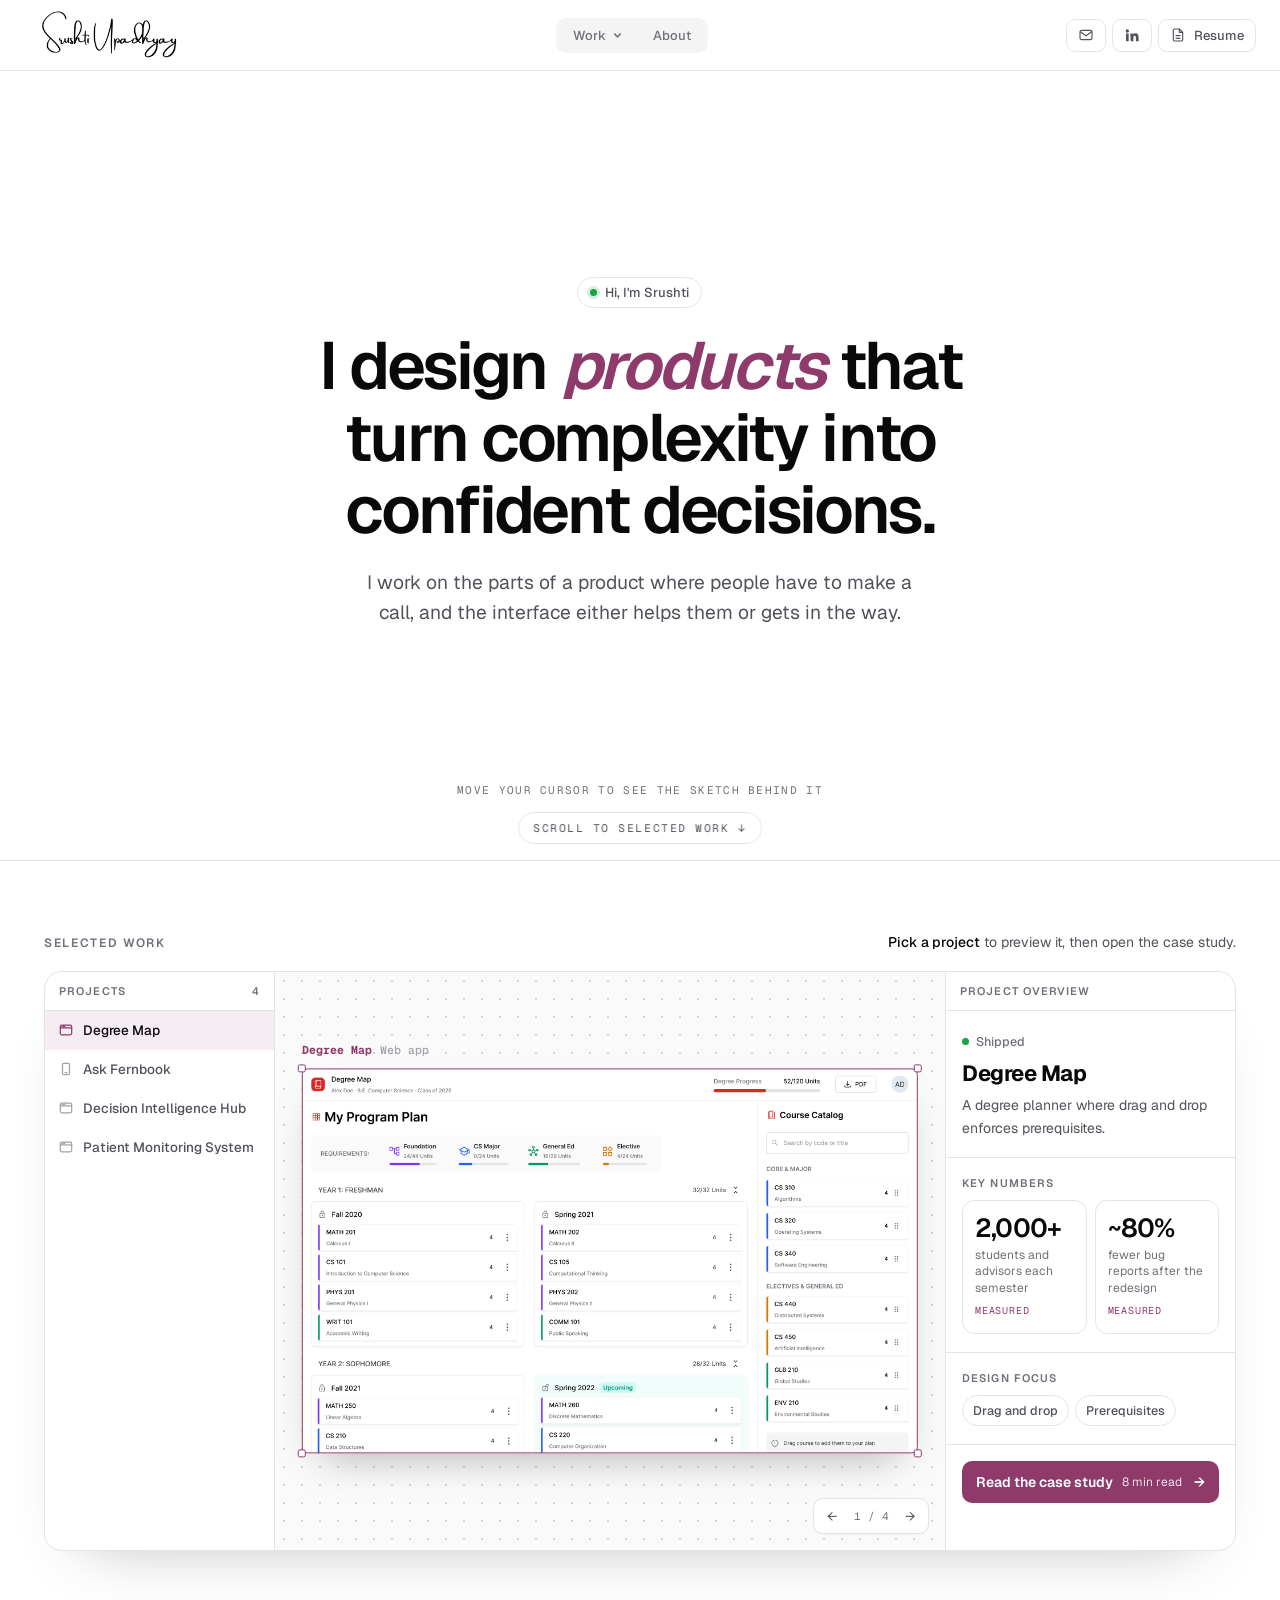
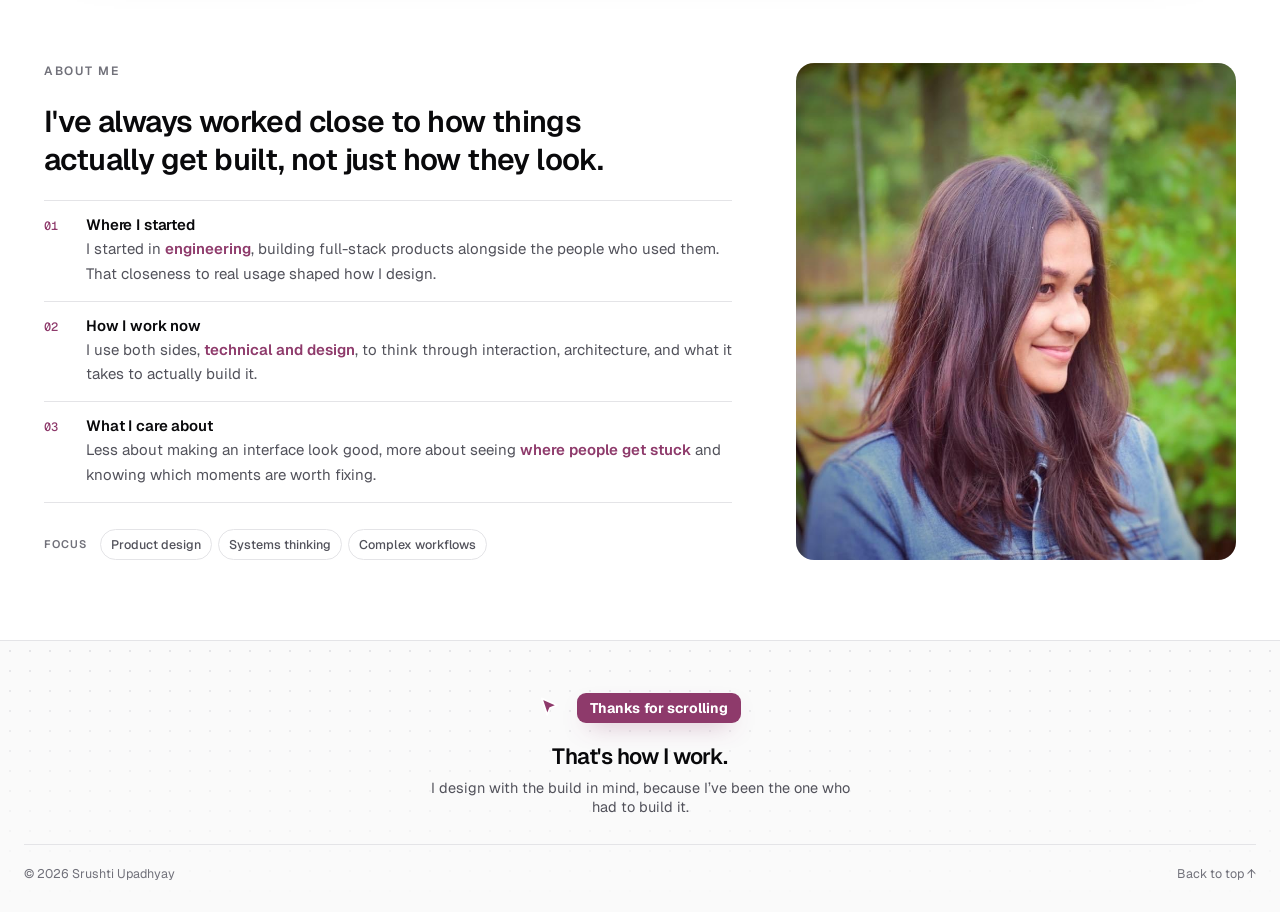
<file: index.html>
<!DOCTYPE html>
<html lang="en">
<head>
<meta charset="UTF-8">
<meta name="viewport" content="width=device-width, initial-scale=1">
<title>Srushti Upadhyay, Product Designer</title>
<meta name="description" content="Srushti Upadhyay, product designer. I design products that turn complexity into confident decisions. Case studies in edtech, fintech AI, enterprise SaaS and healthcare.">
<meta property="og:type" content="website">
<meta property="og:title" content="Srushti Upadhyay, Product Designer">
<meta property="og:description" content="Srushti Upadhyay, product designer. I design products that turn complexity into confident decisions. Case studies in edtech, fintech AI, enterprise SaaS and healthcare.">
<meta property="og:url" content="https://srushtiu1.github.io/portfolio_new1/">
<meta property="og:image" content="https://srushtiu1.github.io/portfolio_new1/assets/images/share/home.jpg">
<meta property="og:image:width" content="1200">
<meta property="og:image:height" content="630">
<meta name="twitter:card" content="summary_large_image">
<link rel="icon" href="assets/images/favicon.ico" sizes="any">
<link rel="icon" type="image/png" sizes="32x32" href="assets/images/favicon.png">
<link rel="icon" type="image/png" sizes="192x192" href="assets/images/icon-192.png">
<link rel="apple-touch-icon" href="assets/images/apple-touch-icon.png">
<meta name="theme-color" content="#ffffff">
<link rel="preconnect" href="https://fonts.googleapis.com">
<link rel="preconnect" href="https://fonts.gstatic.com" crossorigin>
<link href="https://fonts.googleapis.com/css2?family=Geist:wght@400;500;600;700&family=Geist+Mono:wght@400;500&display=swap" rel="stylesheet">
<link rel="stylesheet" href="assets/css/site.css">
<link rel="stylesheet" href="assets/css/home.css">

<!-- Umami analytics -->
<script defer src="https://cloud.umami.is/script.js" data-website-id="733bc268-2fc8-4b33-a353-a74e0b7820bf"></script>
</head>
<body data-page="home">
<div id="site-header"></div>

<section class="hero hero-c" id="top" aria-label="Introduction">
  <div class="xray" id="xray" aria-hidden="true"></div>
  <div class="lens" id="lens" aria-hidden="true"></div>
  <div class="hin">
    <div class="htxt">
      <div class="hi">Hi, I'm Srushti</div>
      <h1>I design <em>products</em> that turn complexity into confident decisions.</h1>
      <p class="sub">I work on the parts of a product where people have to make a call, and the interface either helps them or gets in the way.</p>
    </div>
  </div>
  <a class="sc mono" href="#work">Scroll to selected work &darr;</a>
</section>

<main class="wrap">
  <section id="work" aria-label="Selected work">
    <div class="wh"><div class="eyebrow">Selected work</div><p class="whs"><b>Pick a project</b> to preview it, then open the case study.</p></div>
    <div class="ws">
      <aside class="panel layers">
        <div class="ph">Projects <span class="mono">4</span></div>
        <div role="listbox" aria-label="Projects" id="layerList" style="display:contents"></div>
      </aside>

      <div class="panel canvas" id="canvas" tabindex="0" aria-label="Project preview">
        <div class="frame" id="frame">
          <div class="tag mono"><b id="tagName"></b><span id="tagType"></span></div>
          <div class="shot" id="shot"></div>
          <div class="sel"><i></i><i></i><i></i><i></i></div>
        </div>
        <div class="browse"><button id="prev" type="button" aria-label="Previous project">&larr;</button><span class="mono" id="count" aria-live="polite">1 / 4</span><button id="next" type="button" aria-label="Next project">&rarr;</button></div>
      </div>

      <aside class="panel insp">
        <div class="ph">Project overview</div>
        <div class="ib"><span class="st" id="st"><i></i><span></span></span><h2 id="ttl"></h2><p id="para"></p></div>
        <div class="ib"><div class="lbl">Key numbers</div><div class="stats" id="stats"></div></div>
        <div class="ib"><div class="lbl">Design focus</div><div class="chips" id="chips"></div></div>
        <a class="open" id="open" href="#">Read the case study <small id="readt"></small><span>&rarr;</span></a>
      </aside>
    </div>
  </section>

  <section class="sec about" id="about" aria-labelledby="ab">
    <div>
      <div class="eyebrow">About me</div>
      <h2 id="ab">I've always worked close to how things actually get built, not just how they look.</h2>
      <div class="rows">
        <div class="row"><span class="n">01</span><div><h3>Where I started</h3><p>I started in <span class="ac">engineering</span>, building full-stack products alongside the people who used them. That closeness to real usage shaped how I design.</p></div></div>
        <div class="row"><span class="n">02</span><div><h3>How I work now</h3><p>I use both sides, <span class="ac">technical and design</span>, to think through interaction, architecture, and what it takes to actually build it.</p></div></div>
        <div class="row"><span class="n">03</span><div><h3>What I care about</h3><p>Less about making an interface look good, more about seeing <span class="ac">where people get stuck</span> and knowing which moments are worth fixing.</p></div></div>
      </div>
      <div class="focus"><span class="lbl">Focus</span><div class="chips"><span class="chip">Product design</span><span class="chip">Systems thinking</span><span class="chip">Complex workflows</span></div></div>
    </div>
      <div class="pf" id="pf"><div class="photo"><img width="959" height="960" src="assets/images/portrait.jpg" alt="Portrait of Srushti Upadhyay"></div><div class="sel2"></div></div>
</section>

  </section>
</main>

<div id="site-footer"></div>
<script src="assets/js/site.js"></script>
<script src="assets/js/home.js"></script>
</body>
</html>
</file>
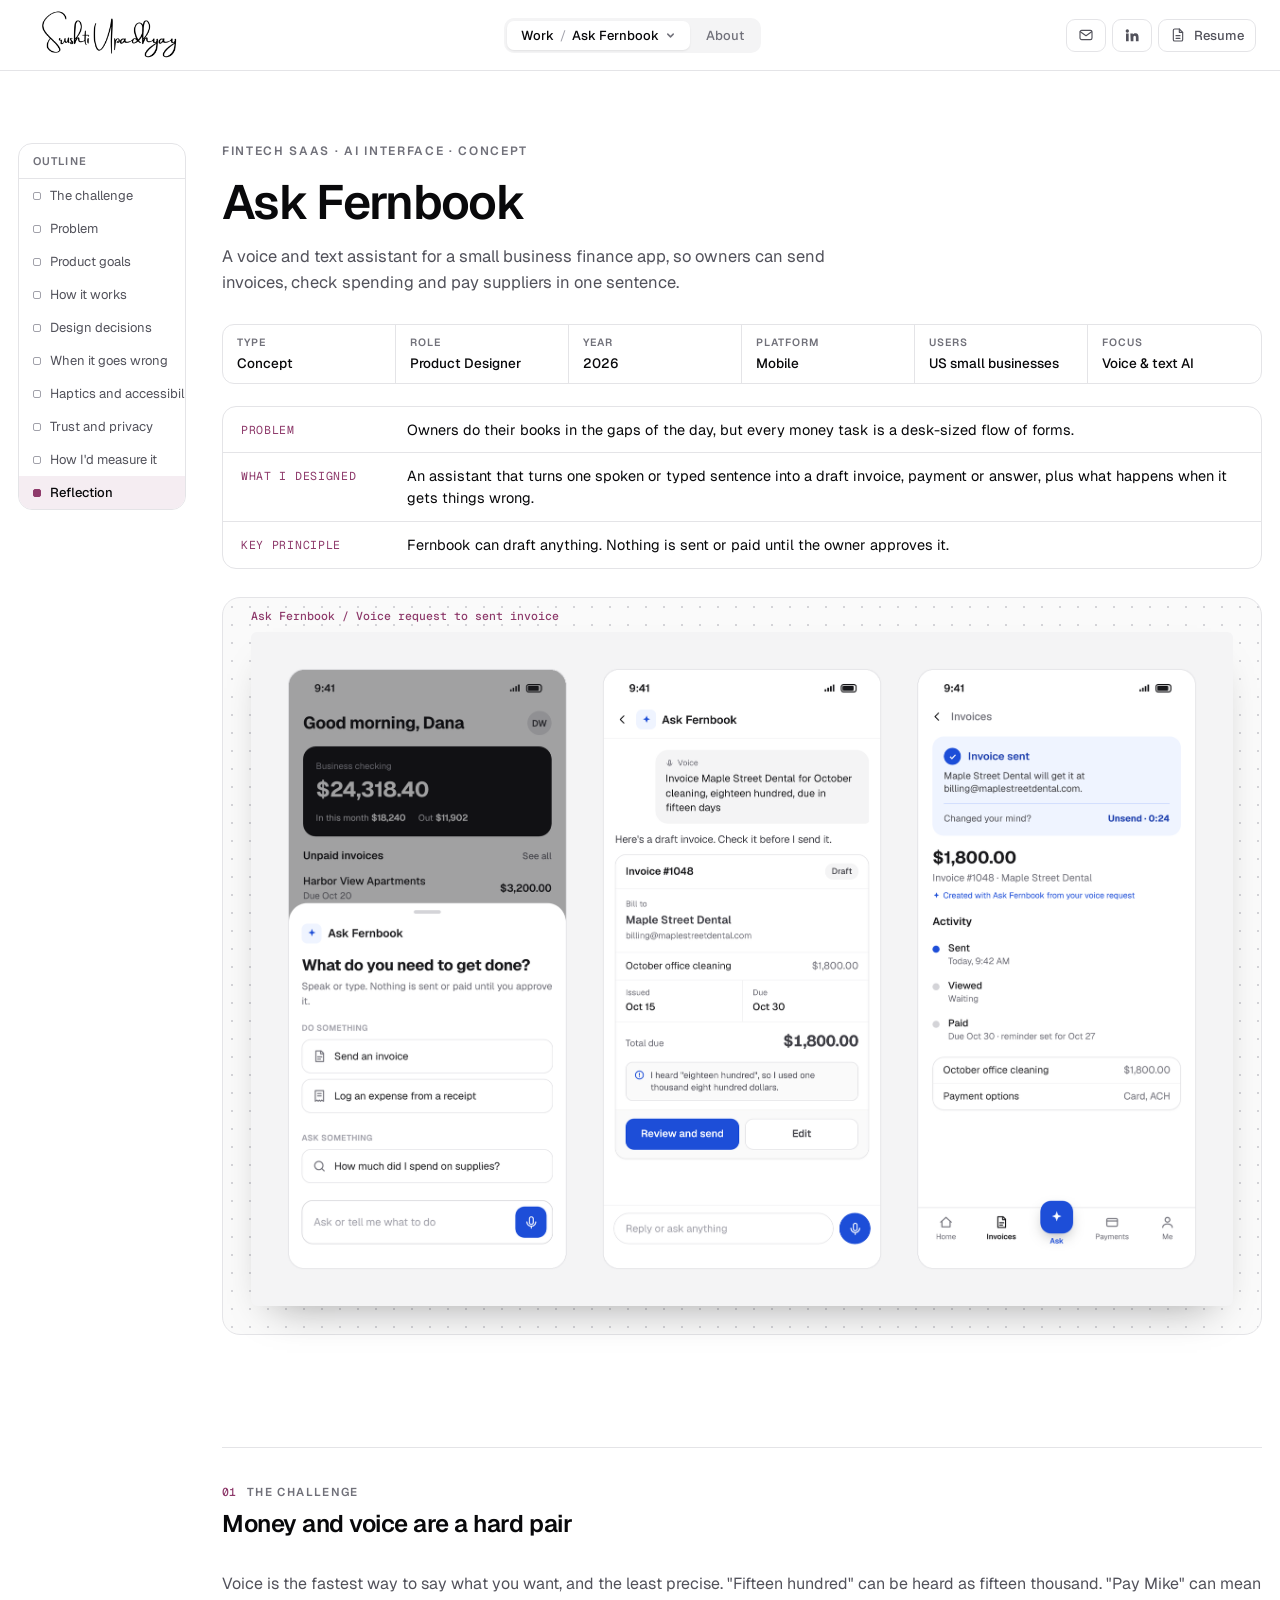
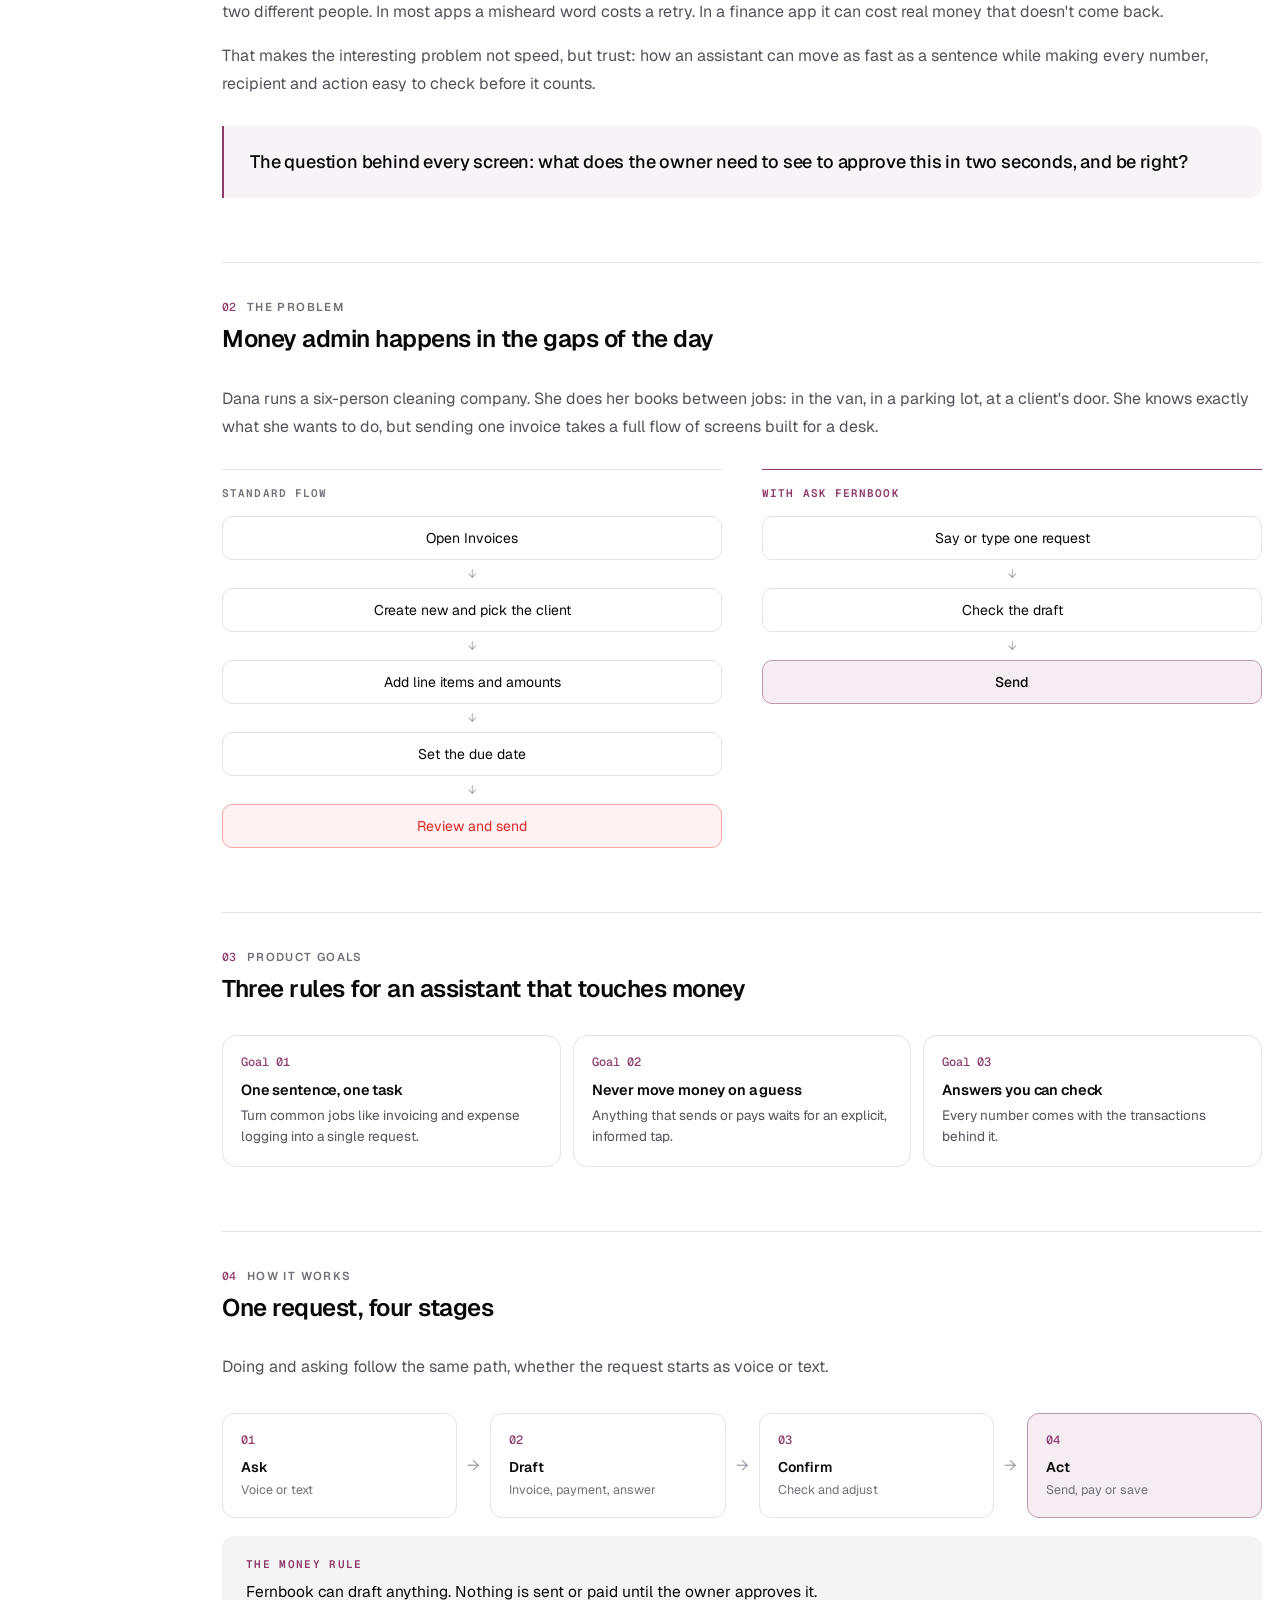
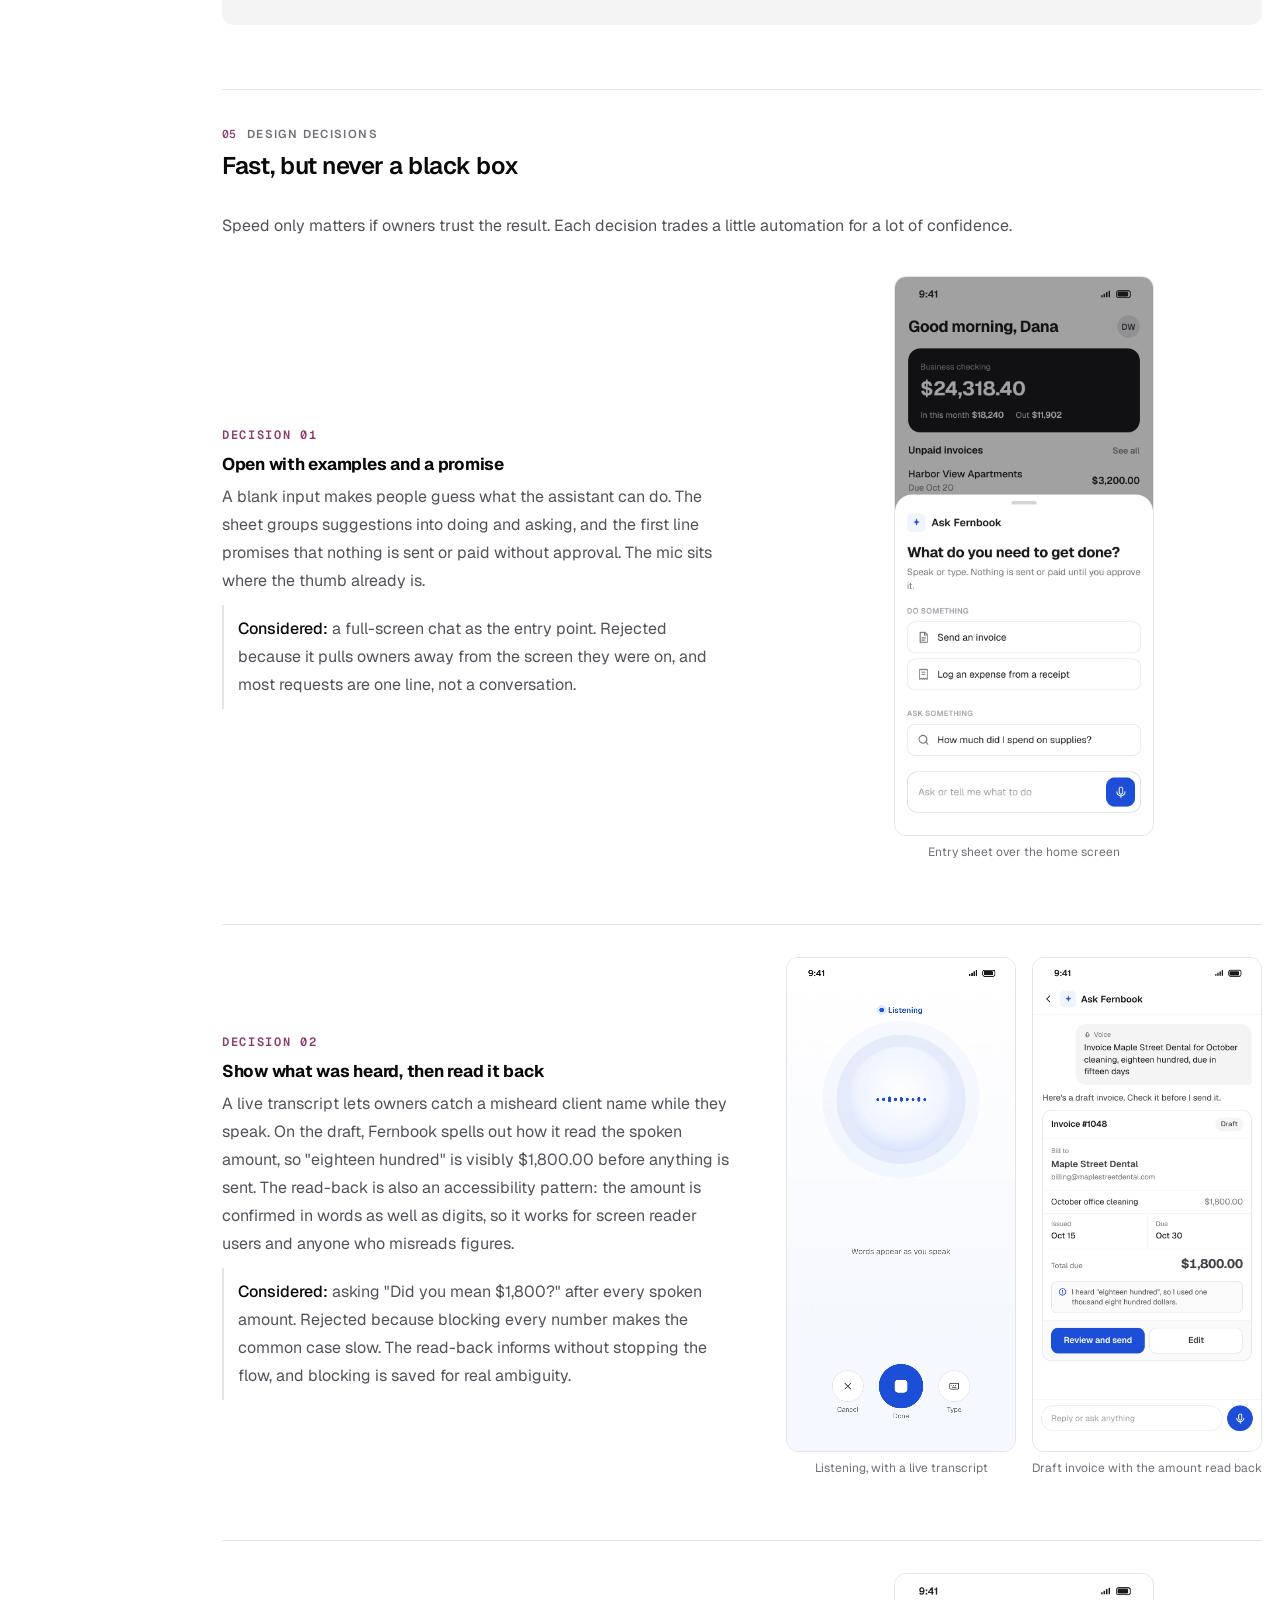
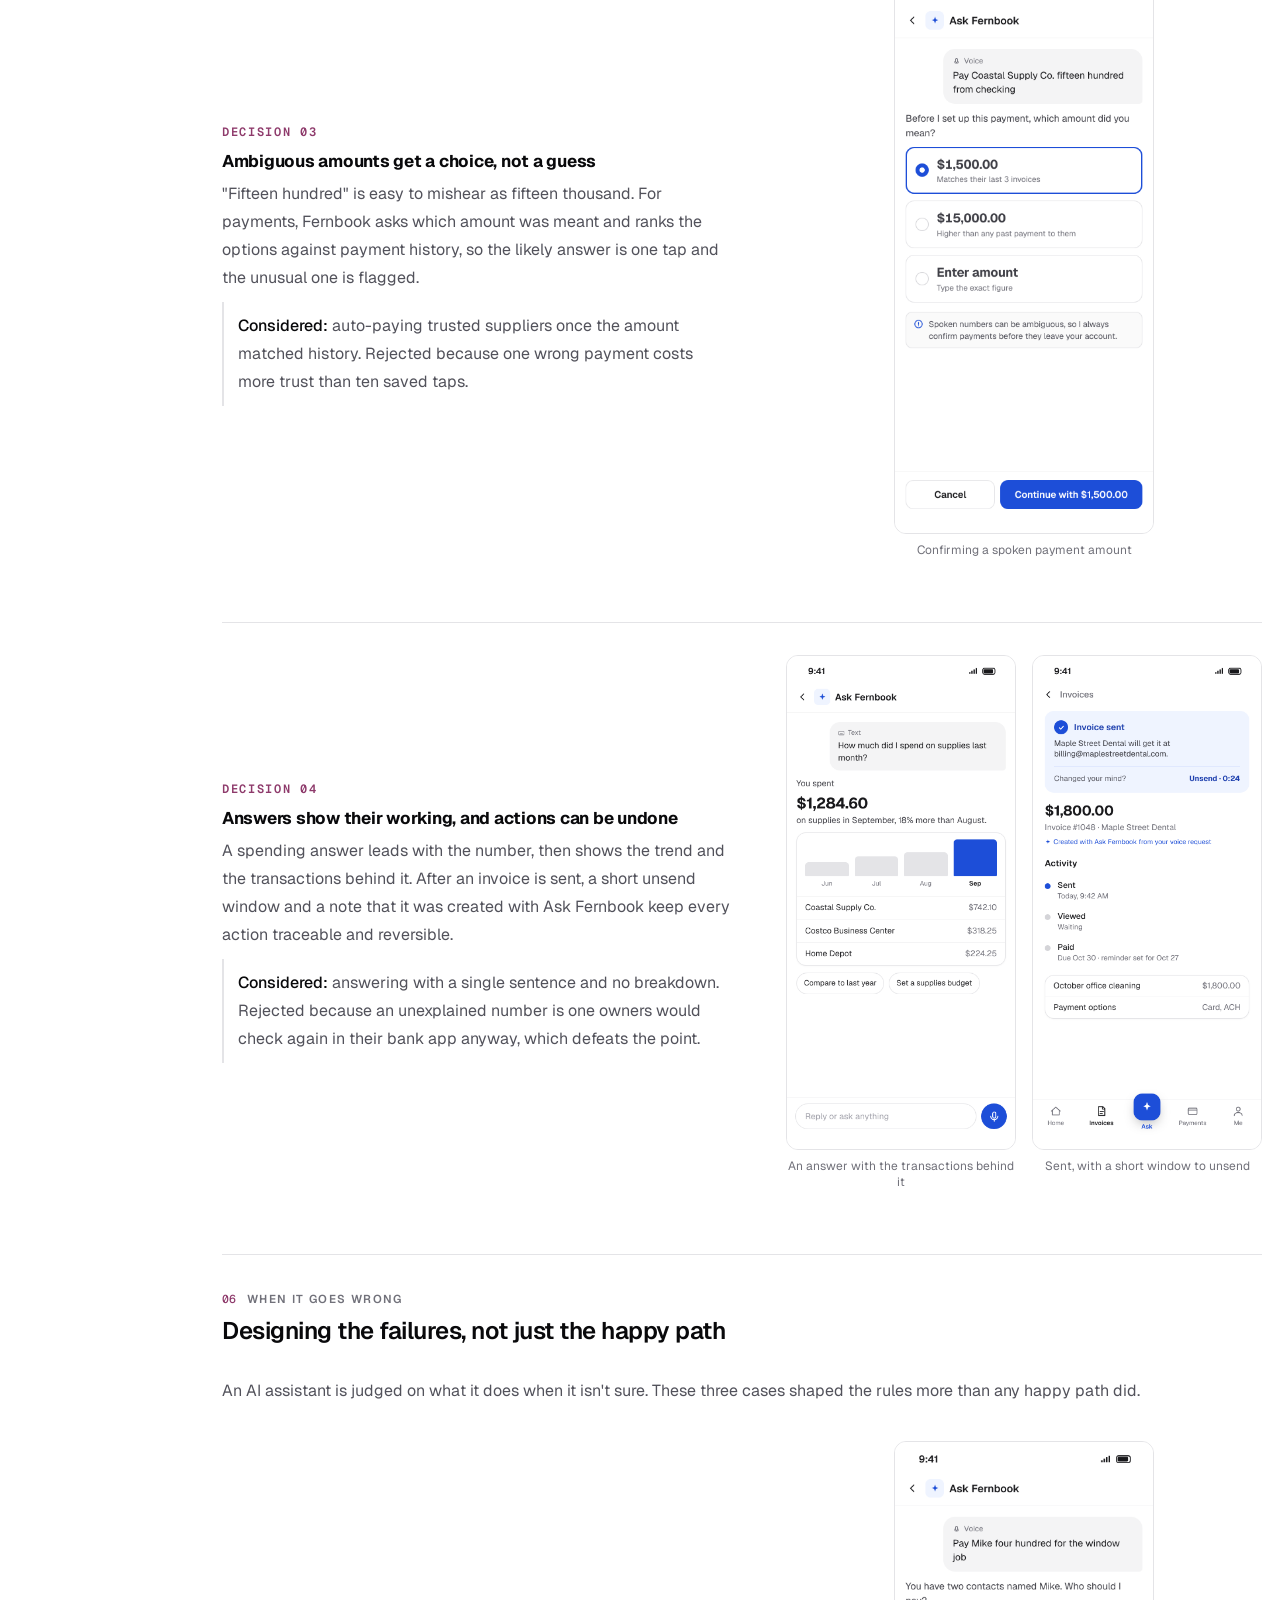
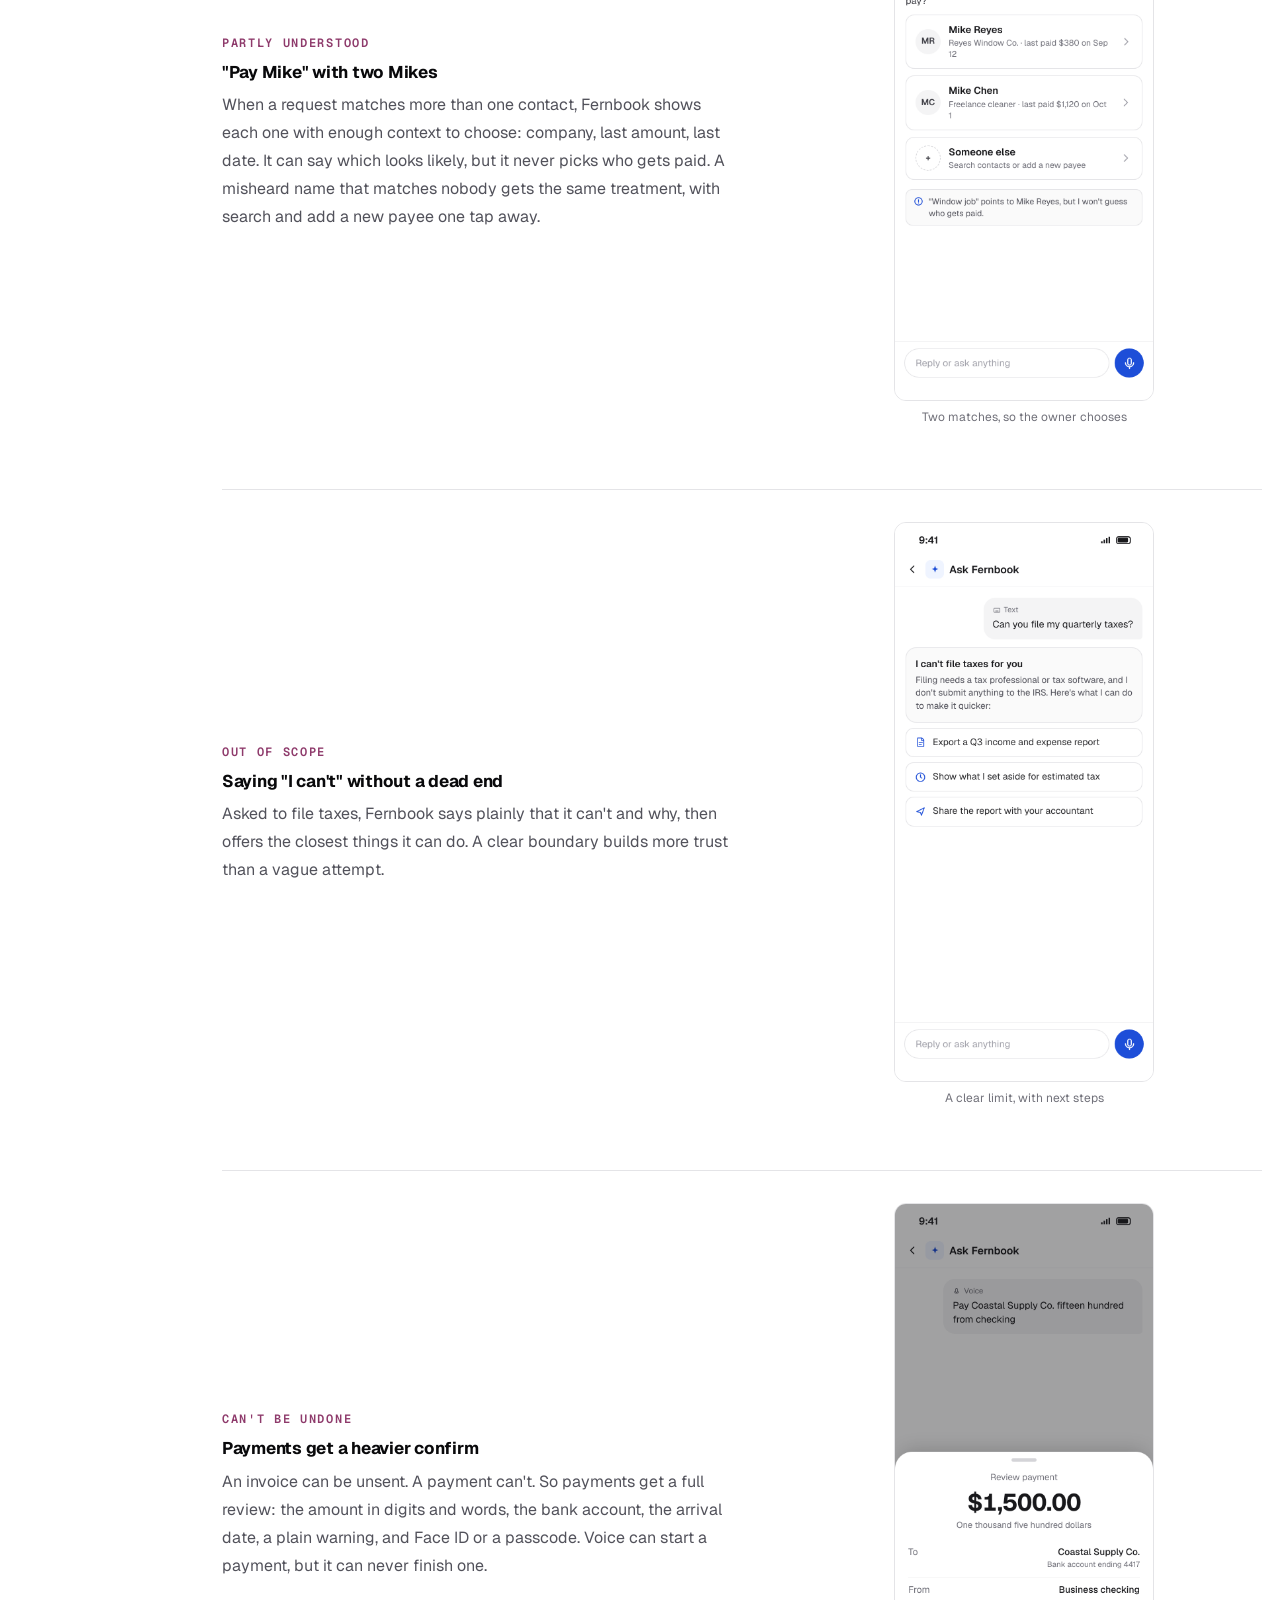
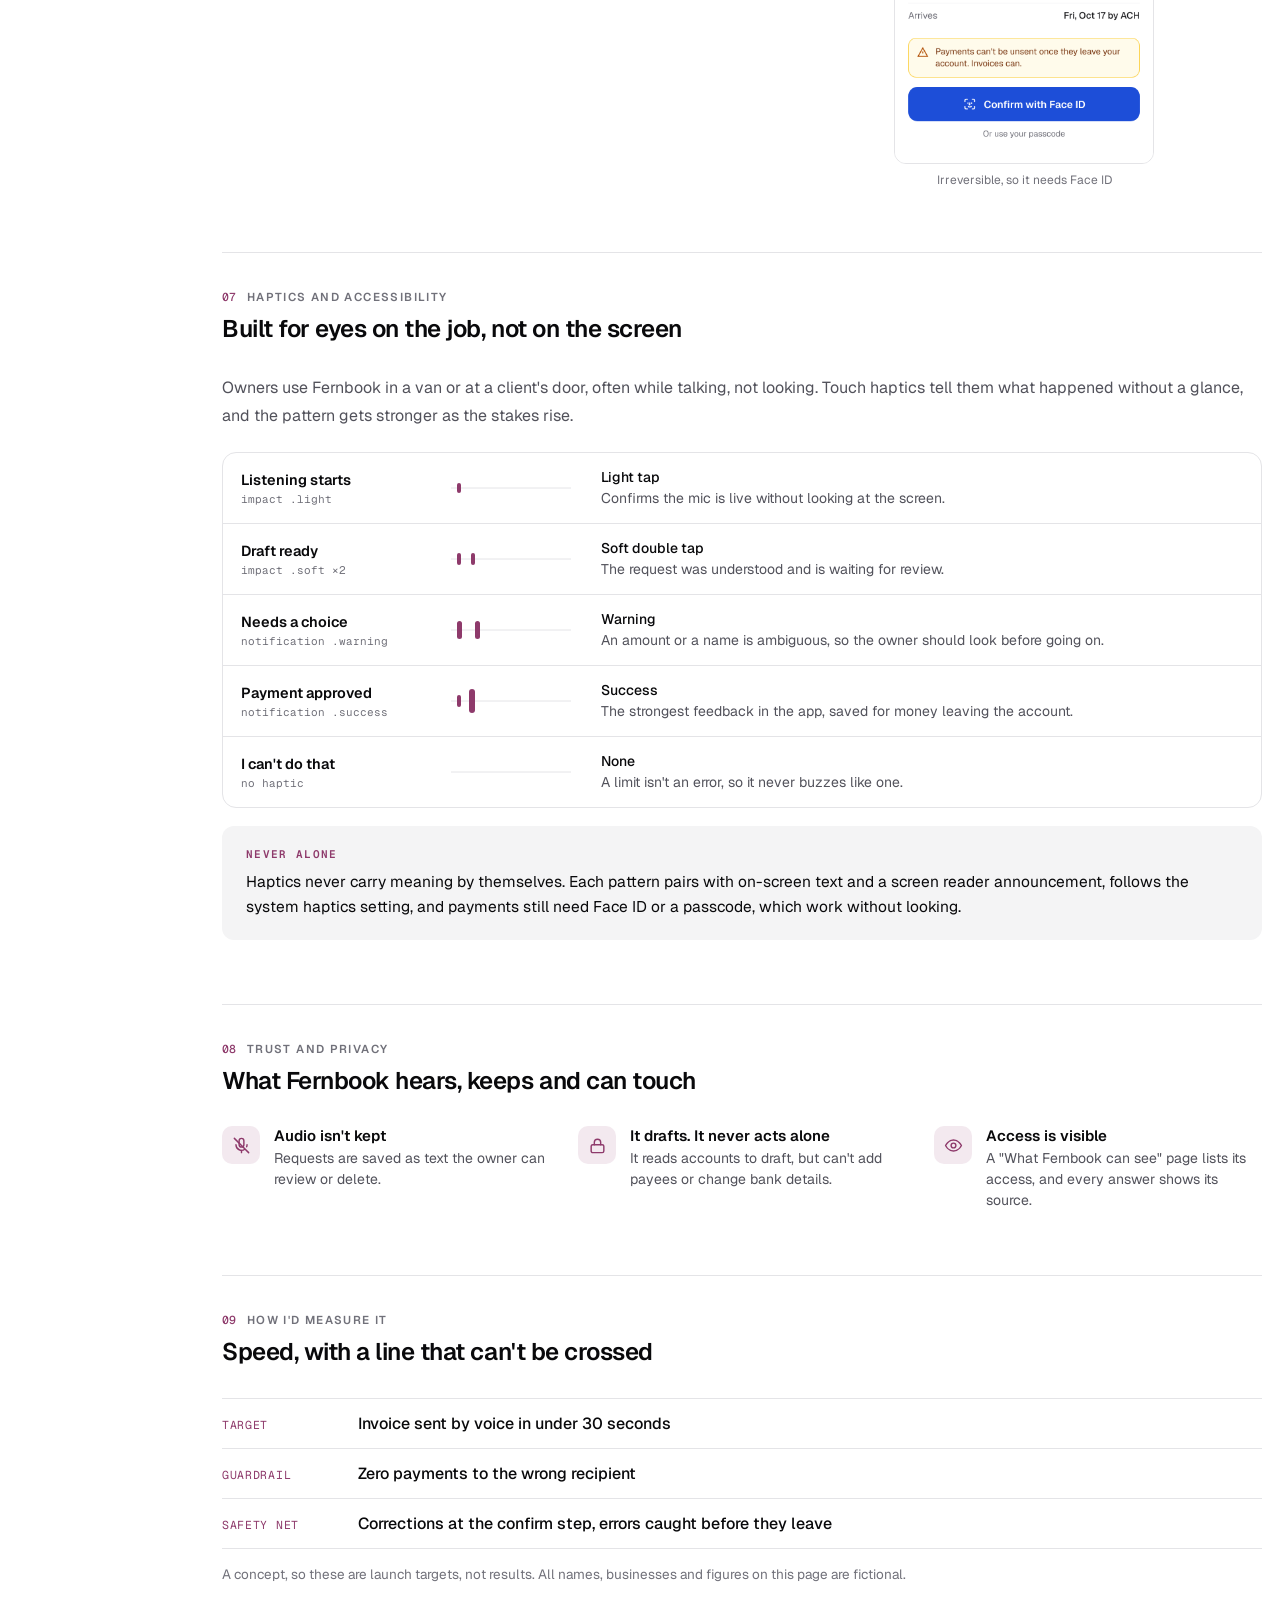
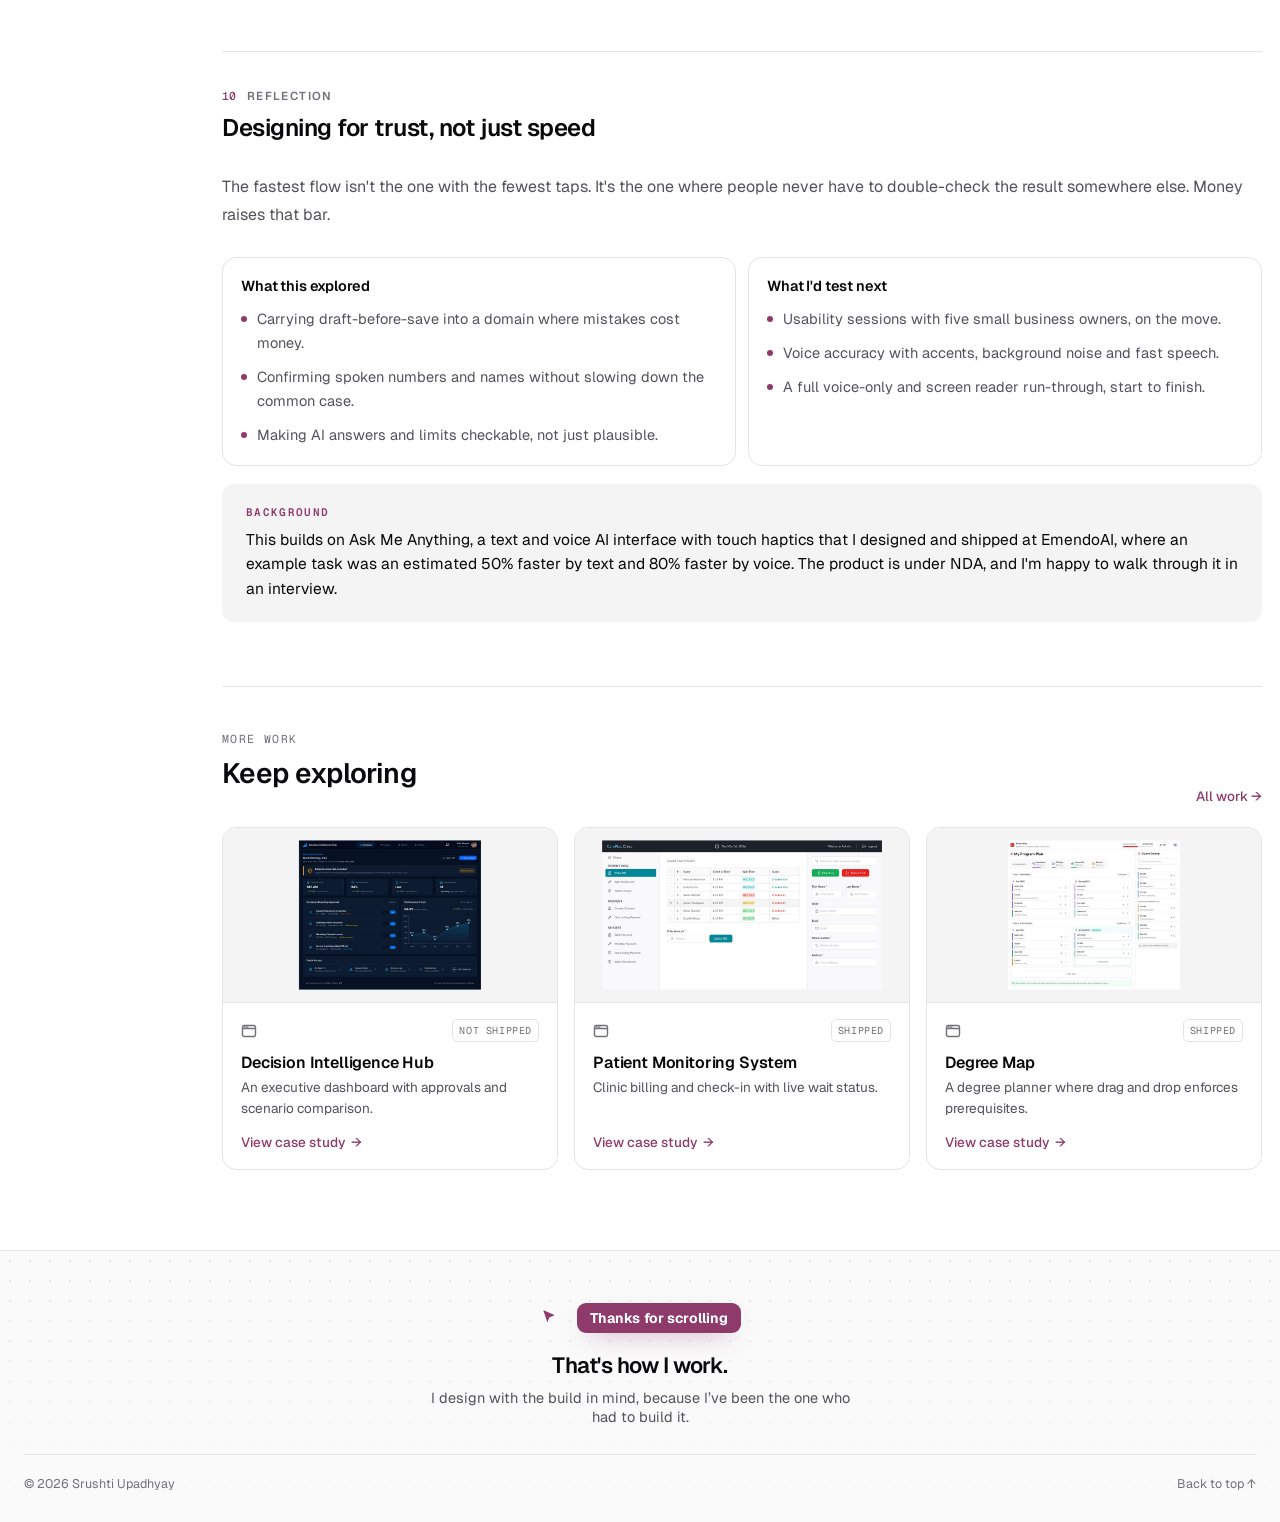
<file: ask-fernbook.html>
<!DOCTYPE html>
<html lang="en">
<head>
<meta charset="UTF-8">
<meta name="viewport" content="width=device-width, initial-scale=1">
<title>Ask Fernbook | Srushti Upadhyay</title>
<meta name="description" content="Ask Fernbook, a concept voice and text AI assistant for small business finance, designed so owners can trust it with money.">
<meta property="og:type" content="website">
<meta property="og:title" content="Ask Fernbook | Srushti Upadhyay">
<meta property="og:description" content="Ask Fernbook, a concept voice and text AI assistant for small business finance, designed so owners can trust it with money.">
<meta property="og:url" content="https://srushtiu1.github.io/portfolio_new1/ask-fernbook.html">
<meta property="og:image" content="https://srushtiu1.github.io/portfolio_new1/assets/images/share/ask-fernbook.jpg">
<meta property="og:image:width" content="1200">
<meta property="og:image:height" content="630">
<meta name="twitter:card" content="summary_large_image">
<link rel="icon" href="assets/images/favicon.ico" sizes="any">
<link rel="icon" type="image/png" sizes="32x32" href="assets/images/favicon.png">
<link rel="icon" type="image/png" sizes="192x192" href="assets/images/icon-192.png">
<link rel="apple-touch-icon" href="assets/images/apple-touch-icon.png">
<meta name="theme-color" content="#ffffff">
<link rel="preconnect" href="https://fonts.googleapis.com">
<link rel="preconnect" href="https://fonts.gstatic.com" crossorigin>
<link href="https://fonts.googleapis.com/css2?family=Geist:wght@400;500;600;700&family=Geist+Mono:wght@400;500&display=swap" rel="stylesheet">
<link rel="stylesheet" href="assets/css/site.css">
<link rel="stylesheet" href="assets/css/case-study.css">
<style>
/* Mobile screens sit beside their text so both stay in view */
.dec.split{display:grid;grid-template-columns:minmax(0,1fr) 476px;gap:48px;align-items:center}
.dec.split .dtxt>:first-child{margin-top:0}
.dec.split .shots{margin-top:0;max-width:none;grid-template-columns:260px;justify-content:center;gap:16px}
.dec.split.pair .shots{grid-template-columns:repeat(2,minmax(0,230px))}
.dec.split figure{max-width:260px}
.dec.split.pair figure{max-width:230px}
.dec.split figcaption{text-align:center;font-size:12px}
@media (max-width:900px){
  .dec.split{grid-template-columns:1fr;gap:20px}
  .dec.split .shots{grid-template-columns:minmax(0,280px)}
  .dec.split.pair .shots{grid-template-columns:repeat(2,minmax(0,230px))}
}
@media (max-width:520px){
  .dec.split.pair .shots{gap:10px}
  .dec.split figcaption{font-size:11.5px}
}
/* haptic map */
.haptics{margin-top:22px;border:1px solid var(--line);border-radius:14px;overflow:hidden}
.hrow{display:grid;grid-template-columns:190px 130px 1fr;gap:20px;align-items:center;padding:14px 18px;border-top:1px solid var(--line)}
.hrow:first-child{border-top:none}
.hm b{display:block;font-size:14.5px;font-weight:600}
.hm small{display:block;font-size:11px;color:var(--muted);margin-top:3px}
.hp{width:120px;height:28px}
.hp line{stroke:var(--line);stroke-width:1}
.hp rect{fill:var(--a)}
.hn{font-size:14px;color:var(--body);line-height:1.5}
.hn span{display:block;font-weight:500;color:var(--ink)}
/* icon list */
.ilist{display:grid;grid-template-columns:repeat(3,1fr);gap:28px;margin-top:4px}
.irow{display:flex;gap:14px;align-items:flex-start}
.ic{width:38px;height:38px;border-radius:10px;background:var(--a-soft);display:grid;place-items:center;flex-shrink:0}
.ic svg{width:19px;height:19px;fill:none;stroke:var(--a);stroke-width:1.8;stroke-linecap:round;stroke-linejoin:round}
.irow b{display:block;font-size:15px;font-weight:600}
.irow p{font-size:14px;color:var(--body);line-height:1.5;margin-top:3px}
/* metric rows */
.mlist{border-top:1px solid var(--line)}
.mrow{display:grid;grid-template-columns:120px 1fr;gap:16px;align-items:baseline;padding:14px 0;border-bottom:1px solid var(--line)}
.mrow span{font-size:11.5px;letter-spacing:.06em;text-transform:uppercase;color:var(--a)}
.mrow b{font-size:16px;font-weight:500;color:var(--ink)}
@media (max-width:800px){
  .hrow{grid-template-columns:1fr auto;gap:8px 16px}
  .hn{grid-column:1/-1}
  .ilist{grid-template-columns:1fr;gap:18px}
  .mrow{grid-template-columns:1fr;gap:4px}
}
</style>
<!-- Umami analytics -->
<script defer src="https://cloud.umami.is/script.js" data-website-id="733bc268-2fc8-4b33-a353-a74e0b7820bf"></script>
</head>
<body data-page="case" data-project="Ask Fernbook">
<div class="prog" id="prog"></div>
<div id="site-header"></div>

<div class="shell">
<nav class="outline" id="outline" aria-label="Case study outline"><div class="ph">Outline</div></nav>

<main>
  <div class="hero">
    <div class="eyebrow">Fintech SaaS &middot; AI Interface &middot; Concept</div>
    <h1>Ask Fernbook</h1>
    <p class="sub">A voice and text assistant for a small business finance app, so owners can send invoices, check spending and pay suppliers in one sentence.</p>
    <div class="meta"><div><small>Type</small><span>Concept</span></div><div><small>Role</small><span>Product Designer</span></div><div><small>Year</small><span>2026</span></div><div><small>Platform</small><span>Mobile</span></div><div><small>Users</small><span>US small businesses</span></div><div><small>Focus</small><span>Voice &amp; text AI</span></div></div>
    <div class="tldr" aria-label="Summary">
      <div><small class="mono">Problem</small><span>Owners do their books in the gaps of the day, but every money task is a desk-sized flow of forms.</span></div>
      <div><small class="mono">What I designed</small><span>An assistant that turns one spoken or typed sentence into a draft invoice, payment or answer, plus what happens when it gets things wrong.</span></div>
      <div><small class="mono">Key principle</small><span>Fernbook can draft anything. Nothing is sent or paid until the owner approves it.</span></div>
    </div>
    <div class="canvas"><div class="tag mono">Ask Fernbook / Voice request to sent invoice</div><div class="fr"><img width="2075" height="1426" src="assets/images/fern-hero.png" alt="Three mobile screens: the Ask Fernbook sheet with suggested requests, a drafted $1,800 invoice for Maple Street Dental, and the same invoice after it was sent" class="zm"></div></div>
  </div>

  <section id="challenge" data-t="The challenge">
    <div class="sh"><div class="se">The challenge</div><h2>Money and voice are a hard pair</h2></div>
    <div class="sbody">
    <p class="b">Voice is the fastest way to say what you want, and the least precise. "Fifteen hundred" can be heard as fifteen thousand. "Pay Mike" can mean two different people. In most apps a misheard word costs a retry. In a finance app it can cost real money that doesn't come back.</p>
    <p class="b">That makes the interesting problem not speed, but trust: how an assistant can move as fast as a sentence while making every number, recipient and action easy to check before it counts.</p>
    <div class="quote">The question behind every screen: what does the owner need to see to approve this in two seconds, and be right?</div>
    </div>
  </section>

  <section id="problem" data-t="Problem">
    <div class="sh"><div class="se">The problem</div><h2>Money admin happens in the gaps of the day</h2></div>
    <div class="sbody">
    <p class="b">Dana runs a six-person cleaning company. She does her books between jobs: in the van, in a parking lot, at a client's door. She knows exactly what she wants to do, but sending one invoice takes a full flow of screens built for a desk.</p>
    <div class="two"><div class="col"><small class="mono">Standard flow</small><div class="stack"><div class="step">Open Invoices</div><div class="dn">&darr;</div><div class="step">Create new and pick the client</div><div class="dn">&darr;</div><div class="step">Add line items and amounts</div><div class="dn">&darr;</div><div class="step">Set the due date</div><div class="dn">&darr;</div><div class="step bad">Review and send</div></div></div><div class="col t"><small class="mono">With Ask Fernbook</small><div class="stack"><div class="step">Say or type one request</div><div class="dn">&darr;</div><div class="step">Check the draft</div><div class="dn">&darr;</div><div class="step fin">Send</div></div></div></div>
    </div>
  </section>

  <section id="goals" data-t="Product goals">
    <div class="sh"><div class="se">Product goals</div><h2>Three rules for an assistant that touches money</h2></div>
    <div class="sbody">
    <div class="cards c3"><div class="card"><span class="num mono">Goal 01</span><h3>One sentence, one task</h3><p>Turn common jobs like invoicing and expense logging into a single request.</p></div><div class="card"><span class="num mono">Goal 02</span><h3>Never move money on a guess</h3><p>Anything that sends or pays waits for an explicit, informed tap.</p></div><div class="card"><span class="num mono">Goal 03</span><h3>Answers you can check</h3><p>Every number comes with the transactions behind it.</p></div></div>
    </div>
  </section>

  <section id="arch" data-t="How it works">
    <div class="sh"><div class="se">How it works</div><h2>One request, four stages</h2></div>
    <div class="sbody">
    <p class="b">Doing and asking follow the same path, whether the request starts as voice or text.</p>
    <div class="flow"><div class="node"><span class="num mono">01</span><b>Ask</b><small>Voice or text</small></div><span class="ar">&rarr;</span><div class="node"><span class="num mono">02</span><b>Draft</b><small>Invoice, payment, answer</small></div><span class="ar">&rarr;</span><div class="node"><span class="num mono">03</span><b>Confirm</b><small>Check and adjust</small></div><span class="ar">&rarr;</span><div class="node f"><span class="num mono">04</span><b>Act</b><small>Send, pay or save</small></div></div>
    <div class="principle"><small class="mono">THE MONEY RULE</small>Fernbook can draft anything. Nothing is sent or paid until the owner approves it.</div>
    </div>
  </section>

  <section id="decisions" data-t="Design decisions">
    <div class="sh"><div class="se">Design decisions</div><h2>Fast, but never a black box</h2></div>
    <div class="sbody">
    <p class="b">Speed only matters if owners trust the result. Each decision trades a little automation for a lot of confidence.</p>
    <div class="dec split">
      <div class="dtxt">
      <div class="eyebrow mono">Decision 01</div>
      <h3>Open with examples and a promise</h3>
      <p>A blank input makes people guess what the assistant can do. The sheet groups suggestions into doing and asking, and the first line promises that nothing is sent or paid without approval. The mic sits where the thumb already is.</p>
      <p class="rej"><b>Considered:</b> a full-screen chat as the entry point. Rejected because it pulls owners away from the screen they were on, and most requests are one line, not a conversation.</p>
      </div>
      <div class="dvis"><div class="shots"><figure><img width="780" height="1688" src="assets/images/fern-entry.png" alt="Ask Fernbook sheet over the home screen, with suggestions to send an invoice, log an expense from a receipt, or ask about supply spending" class="zm" loading="lazy"><figcaption>Entry sheet over the home screen</figcaption></figure></div></div>
    </div>
    <div class="dec split pair">
      <div class="dtxt">
      <div class="eyebrow mono">Decision 02</div>
      <h3>Show what was heard, then read it back</h3>
      <p>A live transcript lets owners catch a misheard client name while they speak. On the draft, Fernbook spells out how it read the spoken amount, so "eighteen hundred" is visibly $1,800.00 before anything is sent. The read-back is also an accessibility pattern: the amount is confirmed in words as well as digits, so it works for screen reader users and anyone who misreads figures.</p>
      <p class="rej"><b>Considered:</b> asking "Did you mean $1,800?" after every spoken amount. Rejected because blocking every number makes the common case slow. The read-back informs without stopping the flow, and blocking is saved for real ambiguity.</p>
      </div>
      <div class="dvis"><div class="shots"><figure class="vid"><video poster="assets/video/fern-voice.jpg" width="780" height="1688" muted loop playsinline preload="none" aria-label="Listening screen: the transcript fills in word by word as the owner asks to invoice Maple Street Dental for October cleaning, eighteen hundred, due in fifteen days, while the waveform moves with their voice."><source src="assets/video/fern-voice.webm" type="video/webm"><source src="assets/video/fern-voice.mp4" type="video/mp4"></video><figcaption>Listening, with a live transcript</figcaption></figure><figure><img width="780" height="1688" src="assets/images/fern-draft.png" alt="Draft invoice #1048 for Maple Street Dental totaling $1,800.00, with a note explaining how the spoken amount was read" class="zm" loading="lazy"><figcaption>Draft invoice with the amount read back</figcaption></figure></div></div>
    </div>
    <div class="dec split">
      <div class="dtxt">
      <div class="eyebrow mono">Decision 03</div>
      <h3>Ambiguous amounts get a choice, not a guess</h3>
      <p>"Fifteen hundred" is easy to mishear as fifteen thousand. For payments, Fernbook asks which amount was meant and ranks the options against payment history, so the likely answer is one tap and the unusual one is flagged.</p>
      <p class="rej"><b>Considered:</b> auto-paying trusted suppliers once the amount matched history. Rejected because one wrong payment costs more trust than ten saved taps.</p>
      </div>
      <div class="dvis"><div class="shots"><figure><img width="780" height="1688" src="assets/images/fern-check.png" alt="Payment to Coastal Supply Co. asking whether the amount is $1,500.00, which matches past invoices, or $15,000.00, which is higher than any past payment" class="zm" loading="lazy"><figcaption>Confirming a spoken payment amount</figcaption></figure></div></div>
    </div>
    <div class="dec split pair">
      <div class="dtxt">
      <div class="eyebrow mono">Decision 04</div>
      <h3>Answers show their working, and actions can be undone</h3>
      <p>A spending answer leads with the number, then shows the trend and the transactions behind it. After an invoice is sent, a short unsend window and a note that it was created with Ask Fernbook keep every action traceable and reversible.</p>
      <p class="rej"><b>Considered:</b> answering with a single sentence and no breakdown. Rejected because an unexplained number is one owners would check again in their bank app anyway, which defeats the point.</p>
      </div>
      <div class="dvis"><div class="shots"><figure><img width="780" height="1688" src="assets/images/fern-answer.png" alt="Answer showing $1,284.60 spent on supplies in September, with a four-month bar chart and the three vendors behind the total" class="zm" loading="lazy"><figcaption>An answer with the transactions behind it</figcaption></figure><figure><img width="780" height="1688" src="assets/images/fern-sent.png" alt="Sent invoice confirmation with a 24-second unsend option and an activity timeline of sent, viewed and paid" class="zm" loading="lazy"><figcaption>Sent, with a short window to unsend</figcaption></figure></div></div>
    </div>
    </div>
  </section>

  <section id="failures" data-t="When it goes wrong">
    <div class="sh"><div class="se">When it goes wrong</div><h2>Designing the failures, not just the happy path</h2></div>
    <div class="sbody">
    <p class="b">An AI assistant is judged on what it does when it isn't sure. These three cases shaped the rules more than any happy path did.</p>
    <div class="dec split">
      <div class="dtxt">
      <div class="eyebrow mono">Partly understood</div>
      <h3>"Pay Mike" with two Mikes</h3>
      <p>When a request matches more than one contact, Fernbook shows each one with enough context to choose: company, last amount, last date. It can say which looks likely, but it never picks who gets paid. A misheard name that matches nobody gets the same treatment, with search and add a new payee one tap away.</p>
      </div>
      <div class="dvis"><div class="shots"><figure><img width="780" height="1688" src="assets/images/fern-who.png" alt="Fernbook asking which of two contacts named Mike to pay, showing each one's company and last payment, plus an option for someone else" class="zm" loading="lazy"><figcaption>Two matches, so the owner chooses</figcaption></figure></div></div>
    </div>
    <div class="dec split">
      <div class="dtxt">
      <div class="eyebrow mono">Out of scope</div>
      <h3>Saying "I can't" without a dead end</h3>
      <p>Asked to file taxes, Fernbook says plainly that it can't and why, then offers the closest things it can do. A clear boundary builds more trust than a vague attempt.</p>
      </div>
      <div class="dvis"><div class="shots"><figure><img width="780" height="1688" src="assets/images/fern-cant.png" alt="Fernbook explaining it can't file quarterly taxes and offering to export a report, show money set aside for tax, or share the report with an accountant" class="zm" loading="lazy"><figcaption>A clear limit, with next steps</figcaption></figure></div></div>
    </div>
    <div class="dec split">
      <div class="dtxt">
      <div class="eyebrow mono">Can't be undone</div>
      <h3>Payments get a heavier confirm</h3>
      <p>An invoice can be unsent. A payment can't. So payments get a full review: the amount in digits and words, the bank account, the arrival date, a plain warning, and Face ID or a passcode. Voice can start a payment, but it can never finish one.</p>
      </div>
      <div class="dvis"><div class="shots"><figure><img width="780" height="1688" src="assets/images/fern-pay.png" alt="Payment review sheet for $1,500.00 to Coastal Supply Co. with bank details, arrival date, a warning that payments can't be unsent, and a Face ID button" class="zm" loading="lazy"><figcaption>Irreversible, so it needs Face ID</figcaption></figure></div></div>
    </div>
    </div>
  </section>

  <section id="feel" data-t="Haptics and accessibility">
    <div class="sh"><div class="se">Haptics and accessibility</div><h2>Built for eyes on the job, not on the screen</h2></div>
    <div class="sbody">
    <p class="b">Owners use Fernbook in a van or at a client's door, often while talking, not looking. Touch haptics tell them what happened without a glance, and the pattern gets stronger as the stakes rise.</p>
    <div class="haptics"><div class="hrow"><div class="hm"><b>Listening starts</b><small class="mono">impact .light</small></div><svg class="hp" viewBox="0 0 120 28" aria-hidden="true"><line x1="0" y1="14" x2="120" y2="14"/><rect x="6" y="9.0" width="4" height="10" rx="2.0"/></svg><div class="hn"><span>Light tap</span>Confirms the mic is live without looking at the screen.</div></div><div class="hrow"><div class="hm"><b>Draft ready</b><small class="mono">impact .soft &times;2</small></div><svg class="hp" viewBox="0 0 120 28" aria-hidden="true"><line x1="0" y1="14" x2="120" y2="14"/><rect x="6" y="8.0" width="4" height="12" rx="2.0"/><rect x="20" y="8.0" width="4" height="12" rx="2.0"/></svg><div class="hn"><span>Soft double tap</span>The request was understood and is waiting for review.</div></div><div class="hrow"><div class="hm"><b>Needs a choice</b><small class="mono">notification .warning</small></div><svg class="hp" viewBox="0 0 120 28" aria-hidden="true"><line x1="0" y1="14" x2="120" y2="14"/><rect x="6" y="5.0" width="5" height="18" rx="2.5"/><rect x="24" y="5.0" width="5" height="18" rx="2.5"/></svg><div class="hn"><span>Warning</span>An amount or a name is ambiguous, so the owner should look before going on.</div></div><div class="hrow"><div class="hm"><b>Payment approved</b><small class="mono">notification .success</small></div><svg class="hp" viewBox="0 0 120 28" aria-hidden="true"><line x1="0" y1="14" x2="120" y2="14"/><rect x="6" y="8.0" width="4" height="12" rx="2.0"/><rect x="18" y="2.0" width="6" height="24" rx="3.0"/></svg><div class="hn"><span>Success</span>The strongest feedback in the app, saved for money leaving the account.</div></div><div class="hrow"><div class="hm"><b>I can't do that</b><small class="mono">no haptic</small></div><svg class="hp" viewBox="0 0 120 28" aria-hidden="true"><line x1="0" y1="14" x2="120" y2="14"/></svg><div class="hn"><span>None</span>A limit isn't an error, so it never buzzes like one.</div></div></div>
    <div class="principle"><small class="mono">NEVER ALONE</small>Haptics never carry meaning by themselves. Each pattern pairs with on-screen text and a screen reader announcement, follows the system haptics setting, and payments still need Face ID or a passcode, which work without looking.</div>
    </div>
  </section>

  <section id="trust" data-t="Trust and privacy">
    <div class="sh"><div class="se">Trust and privacy</div><h2>What Fernbook hears, keeps and can touch</h2></div>
    <div class="sbody">
    <div class="ilist">
      <div class="irow"><span class="ic"><svg viewBox="0 0 24 24"><rect x="9" y="3" width="6" height="11" rx="3"/><path d="M5 11a7 7 0 0 0 11.5 5.4M19 11a7 7 0 0 1-.5 2.6M12 18v3M3 3l18 18"/></svg></span><div><b>Audio isn't kept</b><p>Requests are saved as text the owner can review or delete.</p></div></div>
      <div class="irow"><span class="ic"><svg viewBox="0 0 24 24"><rect x="4" y="11" width="16" height="10" rx="2"/><path d="M8 11V8a4 4 0 0 1 8 0v3"/></svg></span><div><b>It drafts. It never acts alone</b><p>It reads accounts to draft, but can't add payees or change bank details.</p></div></div>
      <div class="irow"><span class="ic"><svg viewBox="0 0 24 24"><path d="M2 12s3.5-7 10-7 10 7 10 7-3.5 7-10 7S2 12 2 12z"/><circle cx="12" cy="12" r="3"/></svg></span><div><b>Access is visible</b><p>A "What Fernbook can see" page lists its access, and every answer shows its source.</p></div></div>
    </div>
    </div>
  </section>

  <section id="measure" data-t="How I'd measure it">
    <div class="sh"><div class="se">How I'd measure it</div><h2>Speed, with a line that can't be crossed</h2></div>
    <div class="sbody">
    <div class="mlist">
      <div class="mrow"><span class="mono">Target</span><b>Invoice sent by voice in under 30 seconds</b></div>
      <div class="mrow"><span class="mono">Guardrail</span><b>Zero payments to the wrong recipient</b></div>
      <div class="mrow"><span class="mono">Safety net</span><b>Corrections at the confirm step, errors caught before they leave</b></div>
    </div>
    <p class="b" style="margin-top:14px;font-size:13.5px;color:var(--muted)">A concept, so these are launch targets, not results. All names, businesses and figures on this page are fictional.</p>
    </div>
  </section>

  <section id="reflection" data-t="Reflection">
    <div class="sh"><div class="se">Reflection</div><h2>Designing for trust, not just speed</h2></div>
    <div class="sbody">
    <p class="b">The fastest flow isn't the one with the fewest taps. It's the one where people never have to double-check the result somewhere else. Money raises that bar.</p>
    <div class="cards c2"><div class="card"><h3>What this explored</h3><ul class="bl"><li>Carrying draft-before-save into a domain where mistakes cost money.</li><li>Confirming spoken numbers and names without slowing down the common case.</li><li>Making AI answers and limits checkable, not just plausible.</li></ul></div><div class="card"><h3>What I'd test next</h3><ul class="bl"><li>Usability sessions with five small business owners, on the move.</li><li>Voice accuracy with accents, background noise and fast speech.</li><li>A full voice-only and screen reader run-through, start to finish.</li></ul></div></div>
    <div class="principle"><small class="mono">BACKGROUND</small>This builds on Ask Me Anything, a text and voice AI interface with touch haptics that I designed and shipped at EmendoAI, where an example task was an estimated 50% faster by text and 80% faster by voice. The product is under NDA, and I'm happy to walk through it in an interview.</div>
    </div>
  </section>

  <section class="more" aria-labelledby="more-h">
    <div class="moreh"><div><span class="mono">More work</span><h2 id="more-h">Keep exploring</h2></div><a href="index.html#work">All work &rarr;</a></div>
    <div class="mgrid">
      <a class="mc" href="decision-hub.html">
        <div class="mth"><img src="assets/images/share/decision-hub.jpg" width="1200" height="630" alt="" loading="lazy"></div>
        <div class="mbd"><div class="mtp"><svg viewBox="0 0 16 16" width="16" height="16" fill="none" stroke="currentColor" stroke-width="1.4" stroke-linecap="round" aria-hidden="true"><rect x="1.5" y="2.5" width="13" height="11" rx="1.75"/><path d="M1.5 5.5h13"/><path d="M3.6 4h.01M5.2 4h.01M6.8 4h.01" stroke-width="1.6"/></svg><span class="mtg mono">Not shipped</span></div><b>Decision Intelligence Hub</b><small>An executive dashboard with approvals and scenario comparison.</small><span class="mgo">View case study <i>&rarr;</i></span></div>
      </a>
      <a class="mc" href="patient-monitoring.html">
        <div class="mth"><img src="assets/images/share/patient-monitoring.jpg" width="1200" height="630" alt="" loading="lazy"></div>
        <div class="mbd"><div class="mtp"><svg viewBox="0 0 16 16" width="16" height="16" fill="none" stroke="currentColor" stroke-width="1.4" stroke-linecap="round" aria-hidden="true"><rect x="1.5" y="2.5" width="13" height="11" rx="1.75"/><path d="M1.5 5.5h13"/><path d="M3.6 4h.01M5.2 4h.01M6.8 4h.01" stroke-width="1.6"/></svg><span class="mtg mono">Shipped</span></div><b>Patient Monitoring System</b><small>Clinic billing and check-in with live wait status.</small><span class="mgo">View case study <i>&rarr;</i></span></div>
      </a>
      <a class="mc" href="degree-map.html">
        <div class="mth"><img src="assets/images/share/degree-map.jpg" width="1200" height="630" alt="" loading="lazy"></div>
        <div class="mbd"><div class="mtp"><svg viewBox="0 0 16 16" width="16" height="16" fill="none" stroke="currentColor" stroke-width="1.4" stroke-linecap="round" aria-hidden="true"><rect x="1.5" y="2.5" width="13" height="11" rx="1.75"/><path d="M1.5 5.5h13"/><path d="M3.6 4h.01M5.2 4h.01M6.8 4h.01" stroke-width="1.6"/></svg><span class="mtg mono">Shipped</span></div><b>Degree Map</b><small>A degree planner where drag and drop enforces prerequisites.</small><span class="mgo">View case study <i>&rarr;</i></span></div>
      </a>
    </div>
  </section>

</main>
</div>
<div id="site-footer"></div>

<div class="lb" id="lb" role="dialog" aria-modal="true" aria-label="Enlarged image"></div>
<script>document.getElementById('lb').appendChild(Object.assign(document.createElement('img'),{alt:''}));</script>
<script src="assets/js/site.js"></script>
<script src="assets/js/case-study.js"></script>
</body>
</html>
</file>
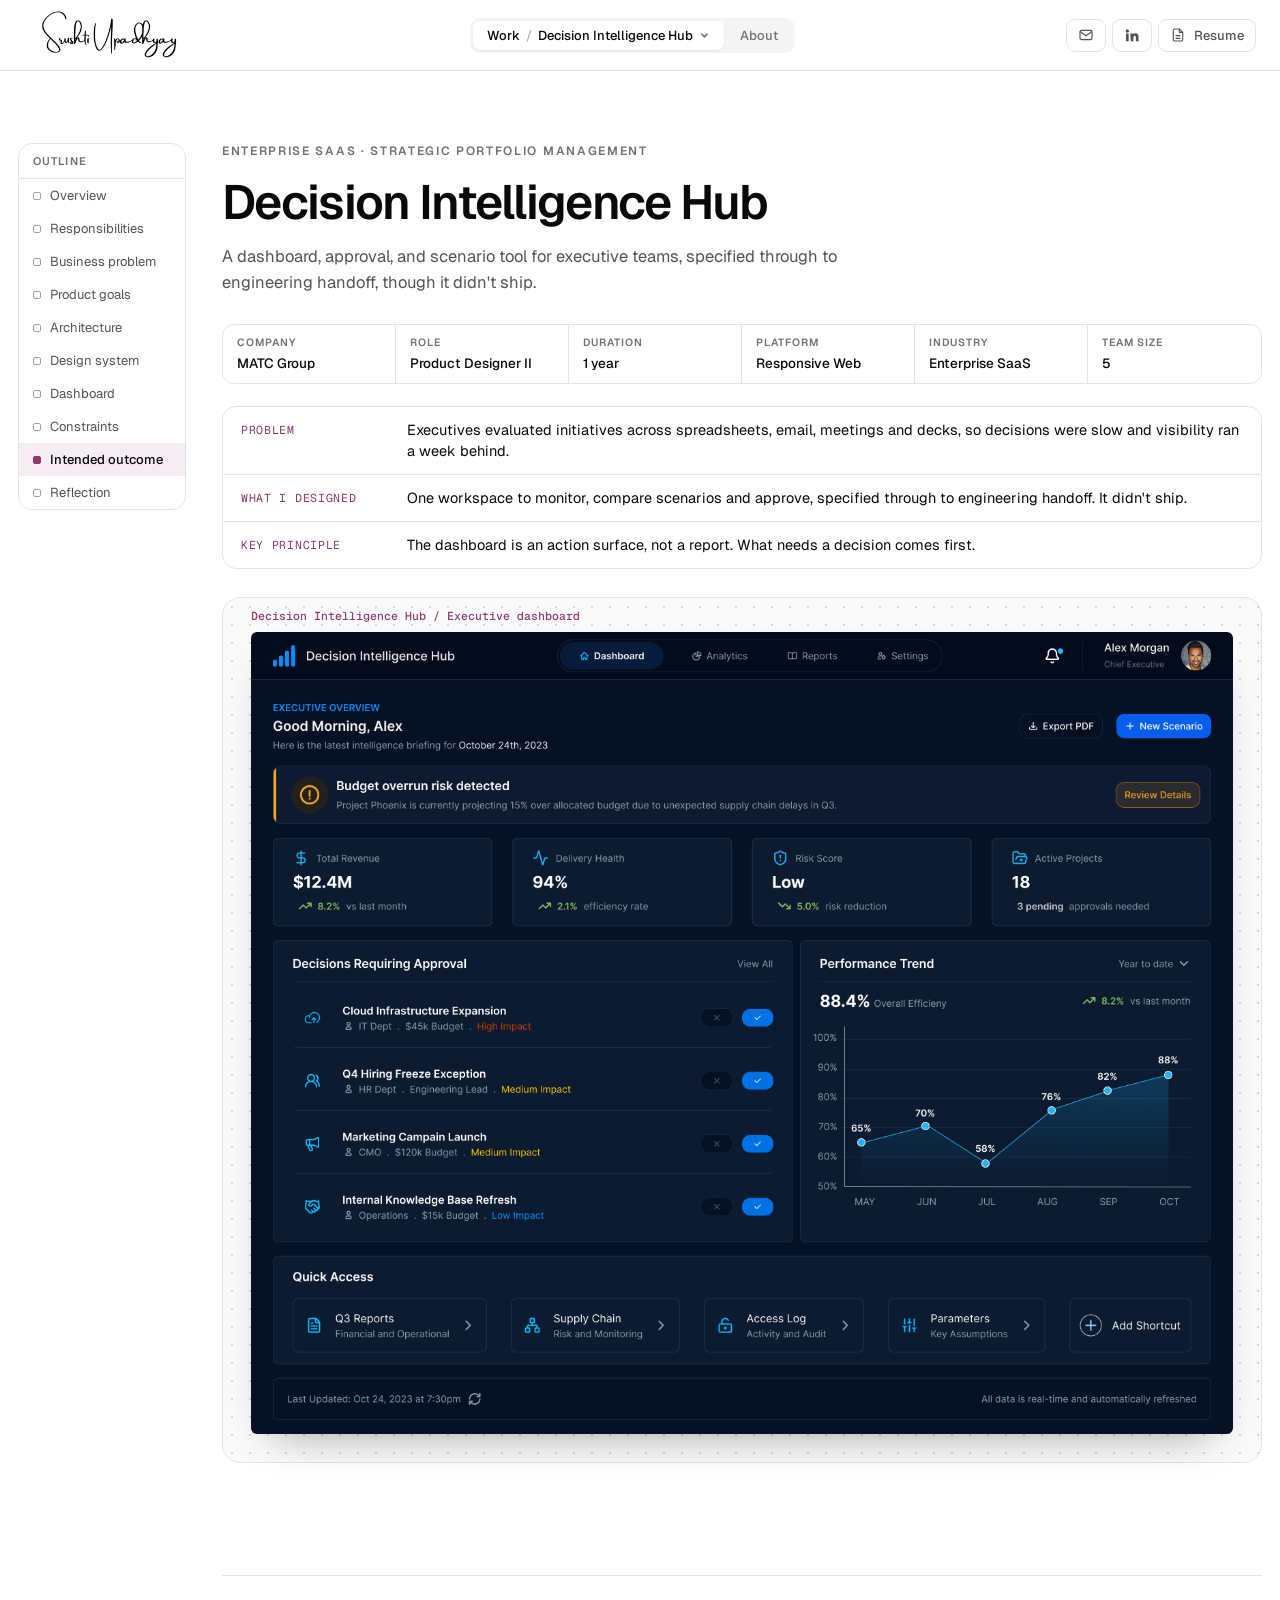
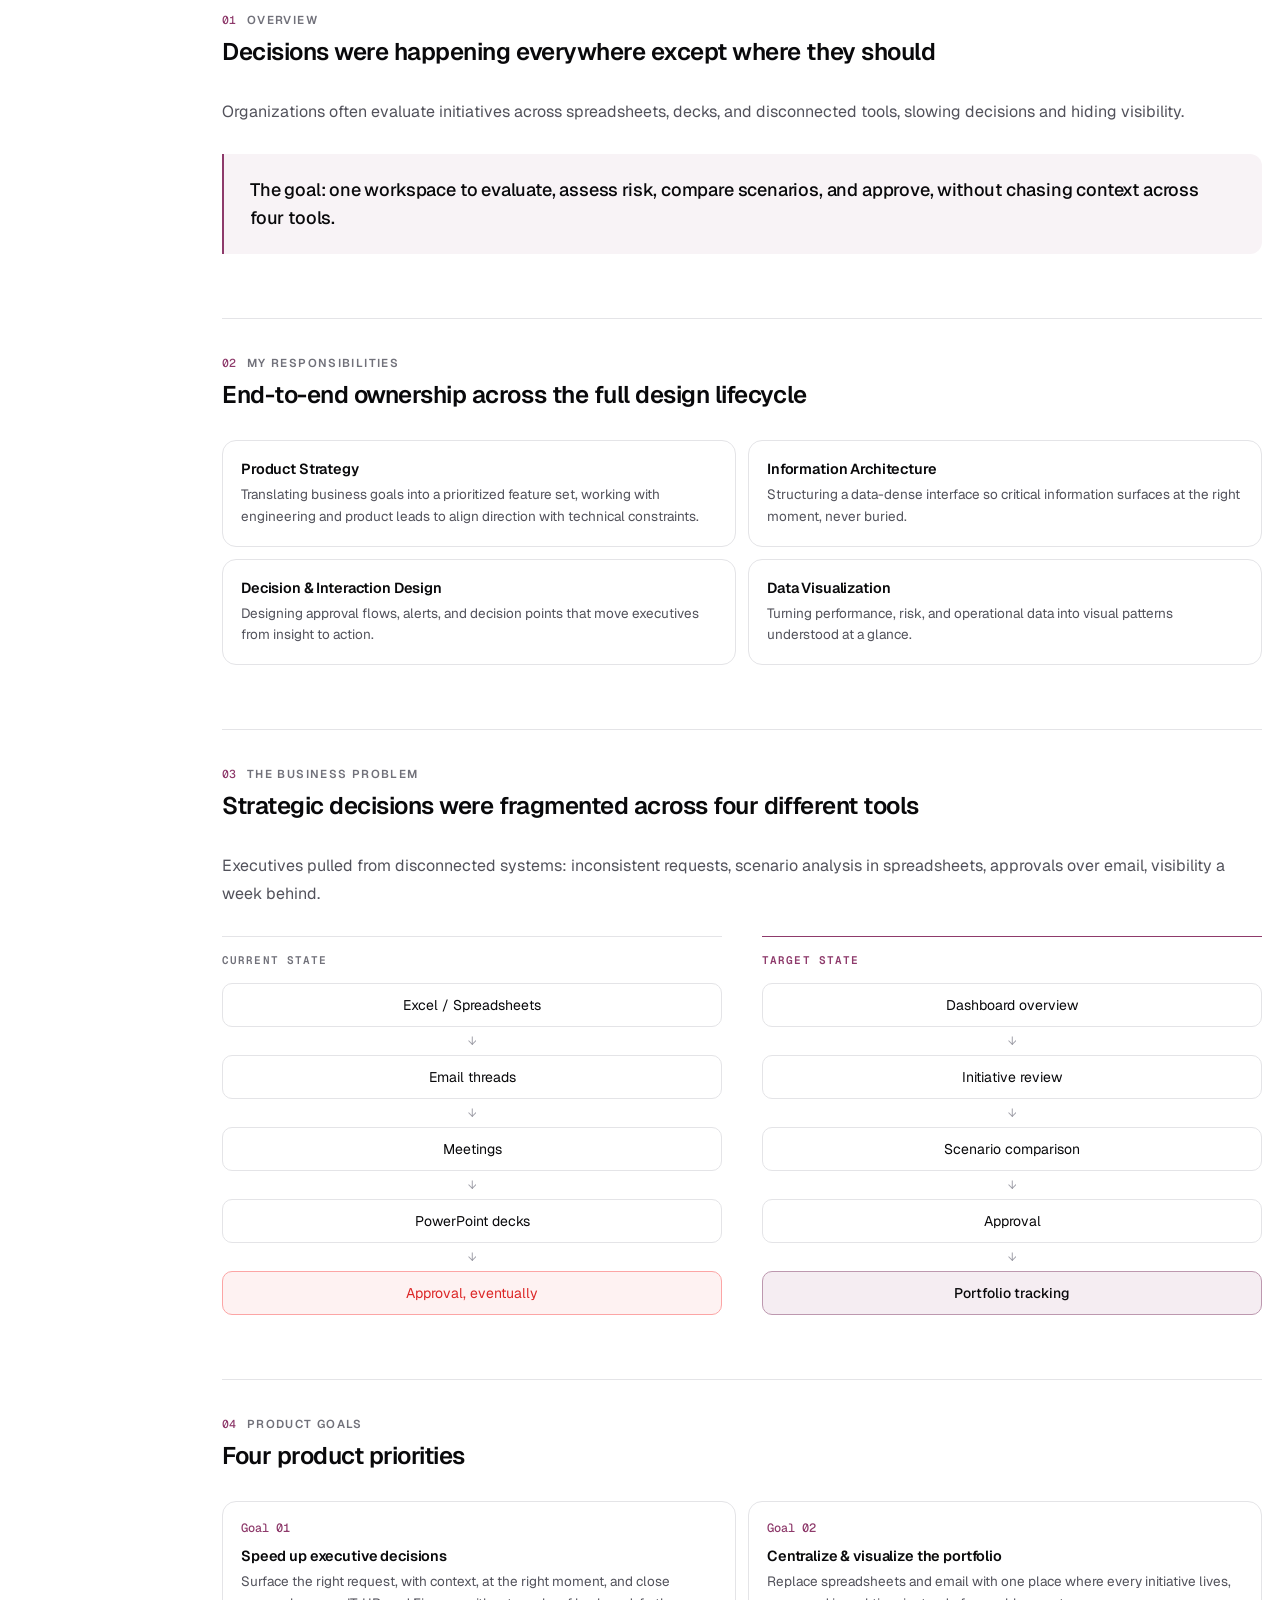
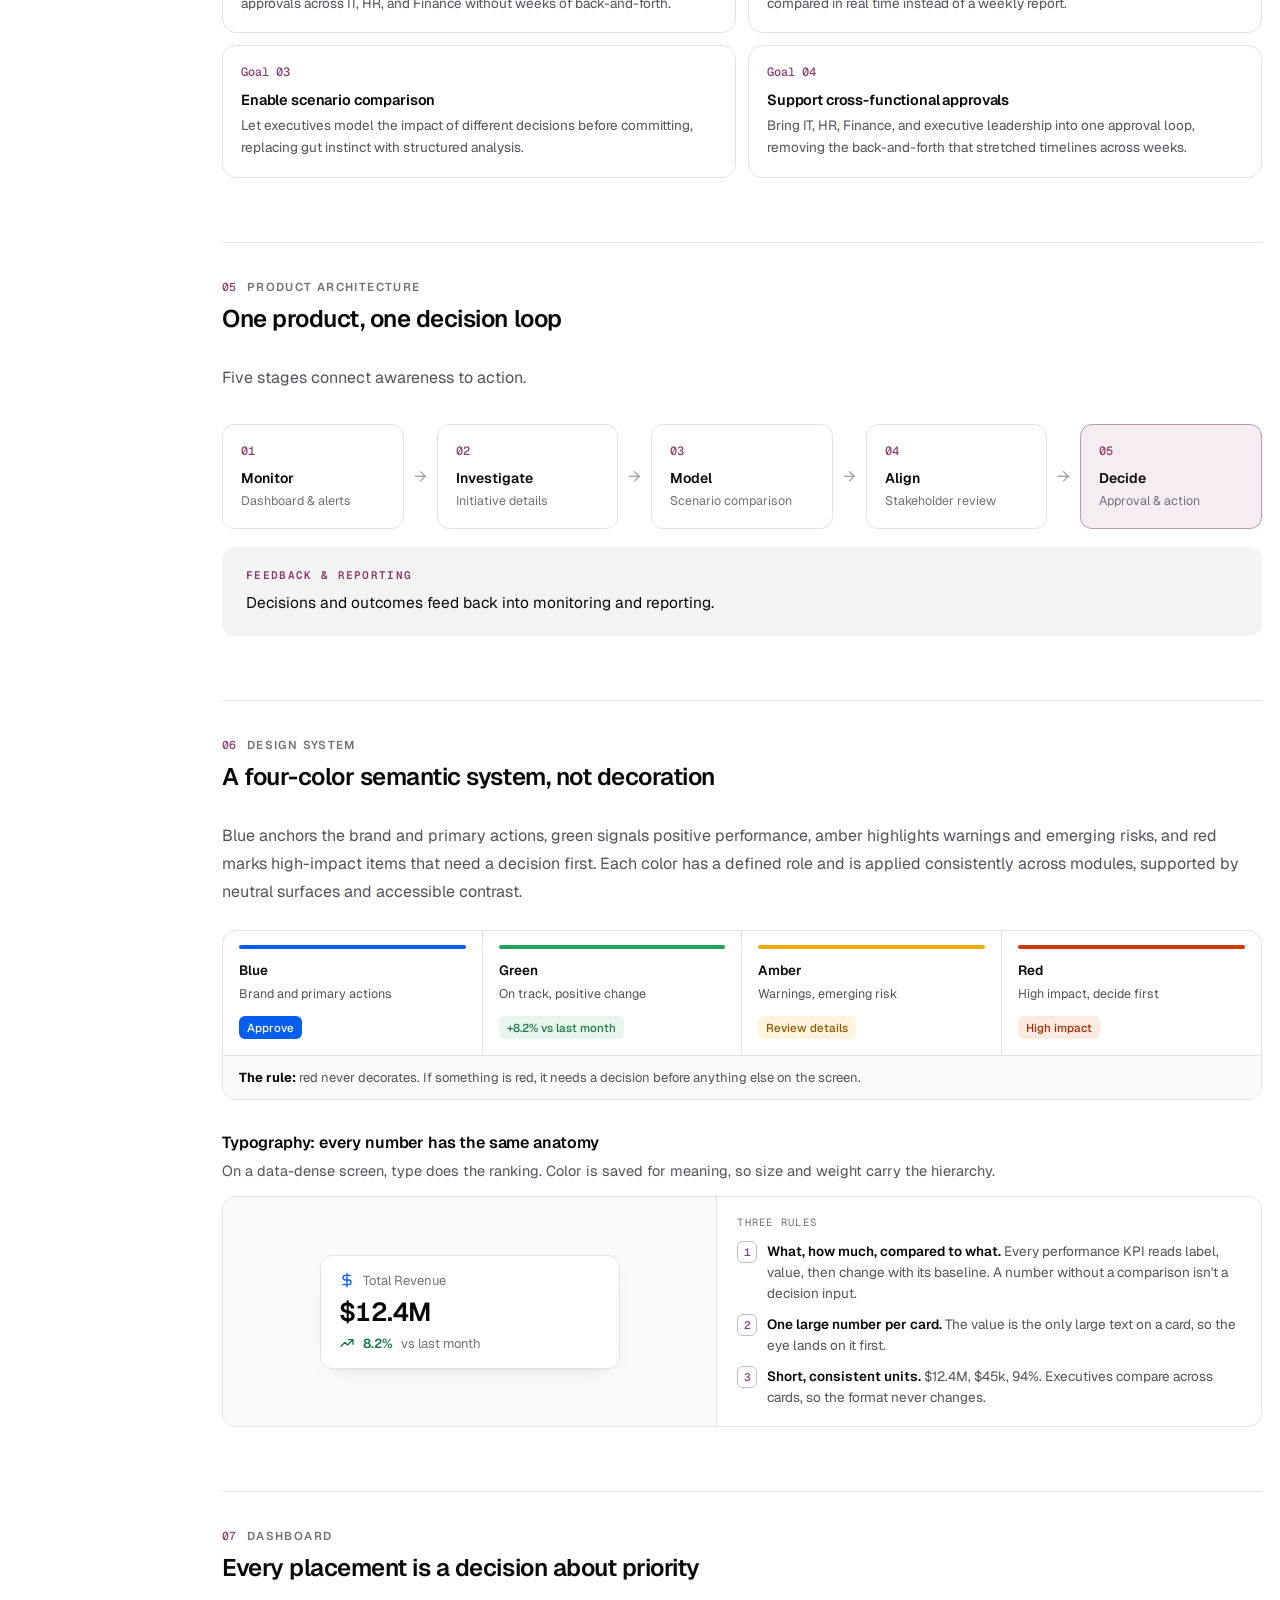
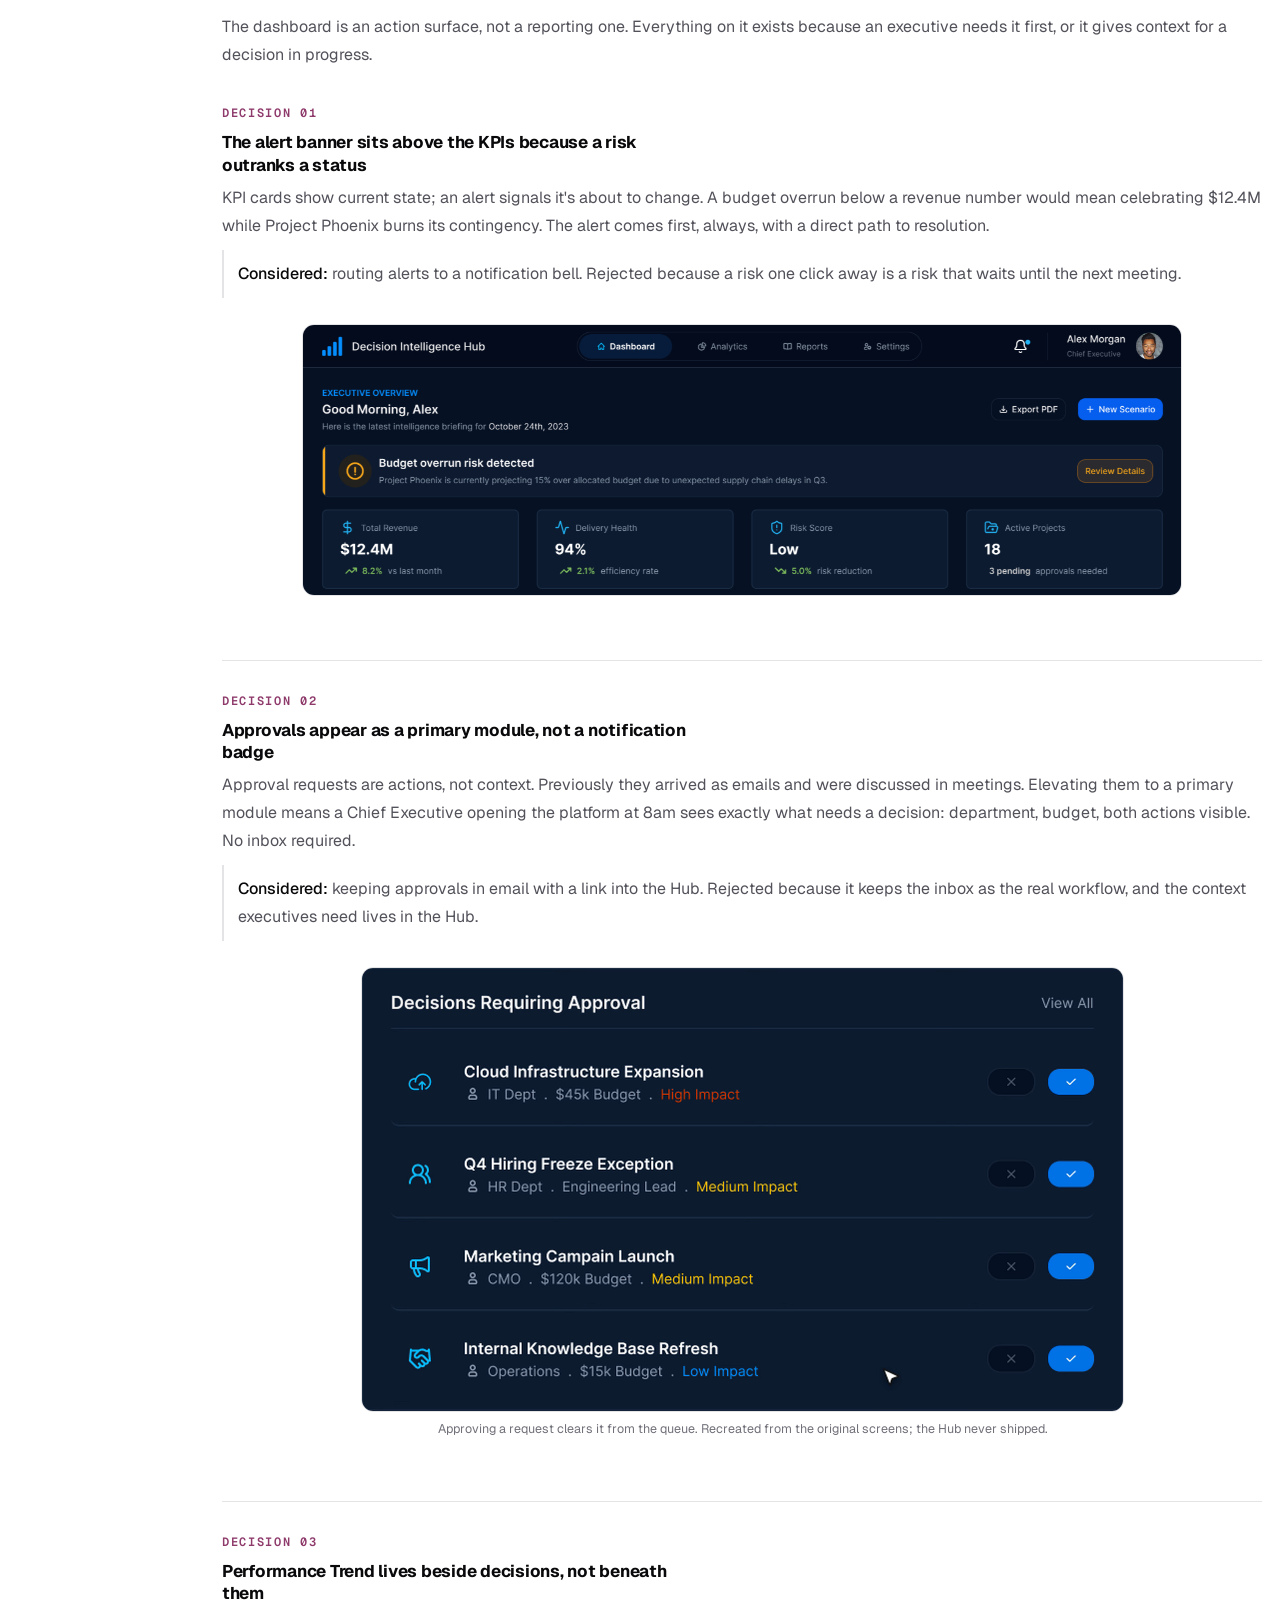
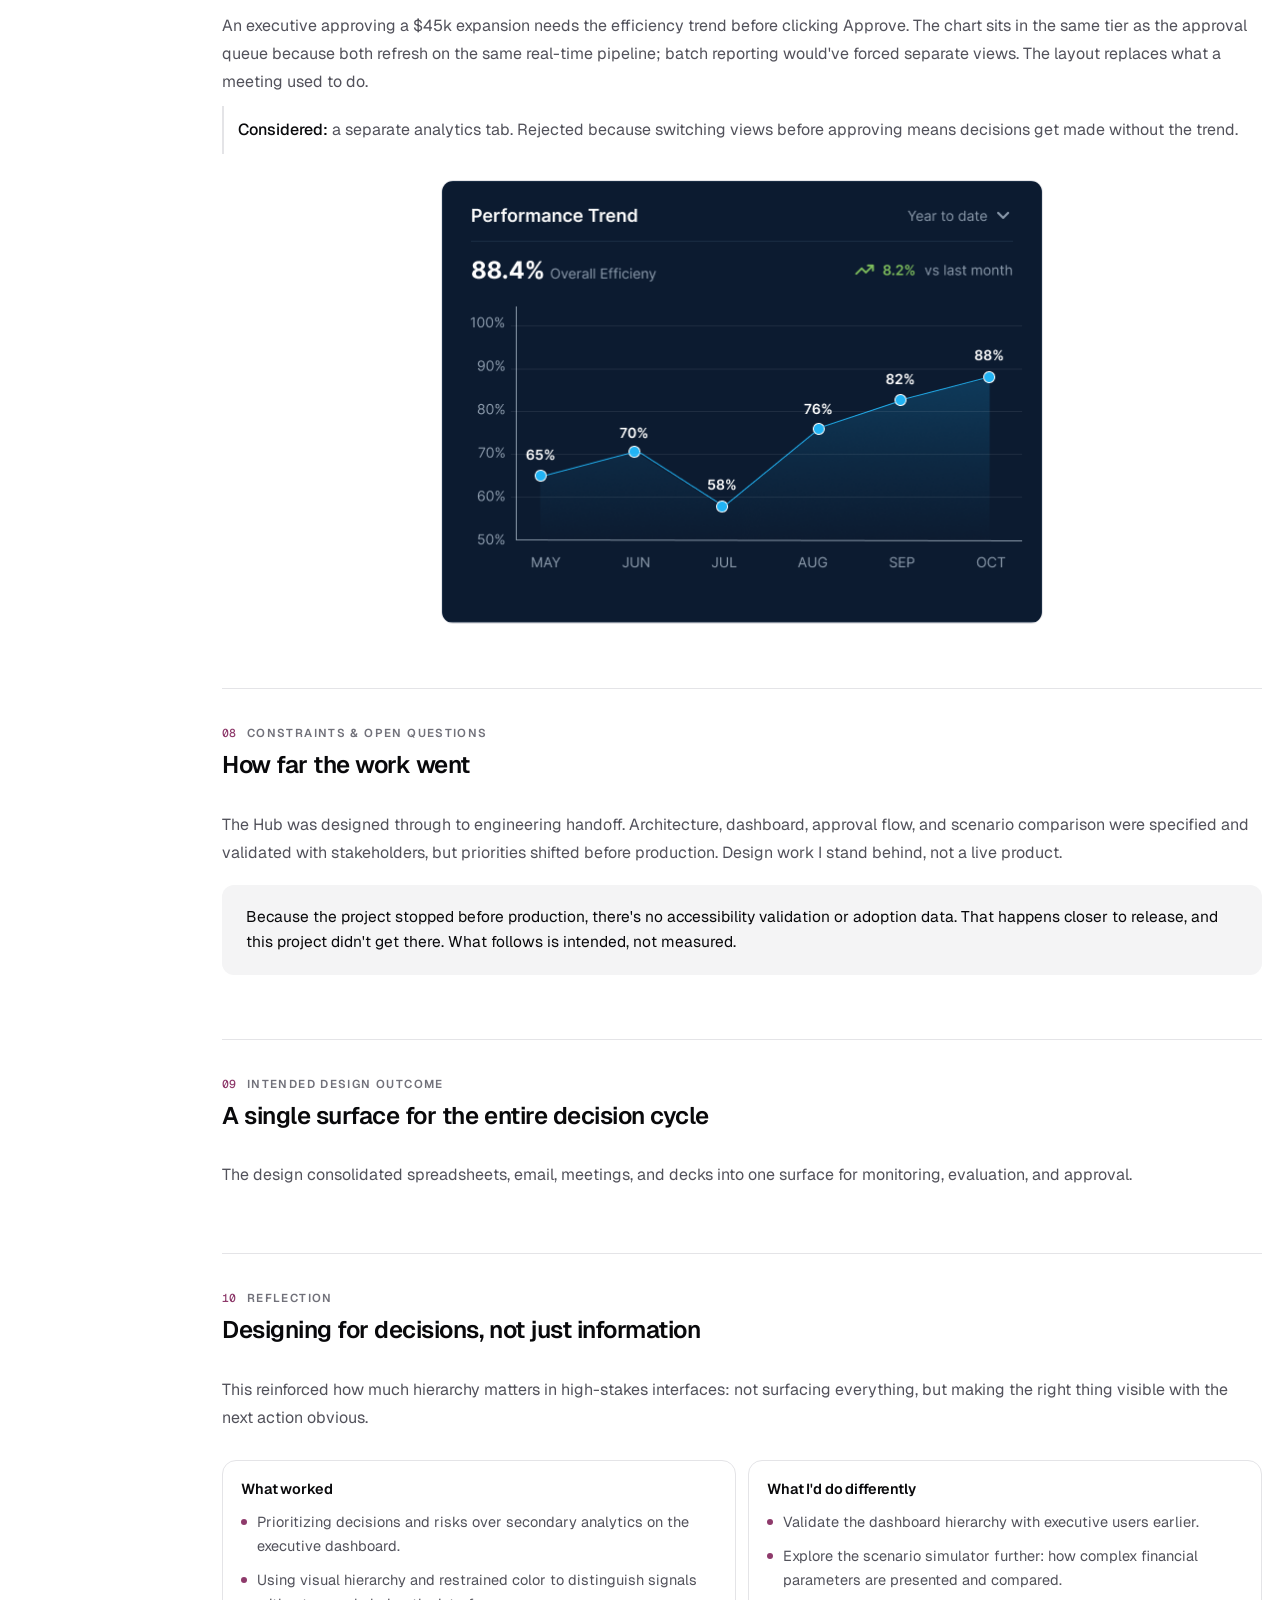
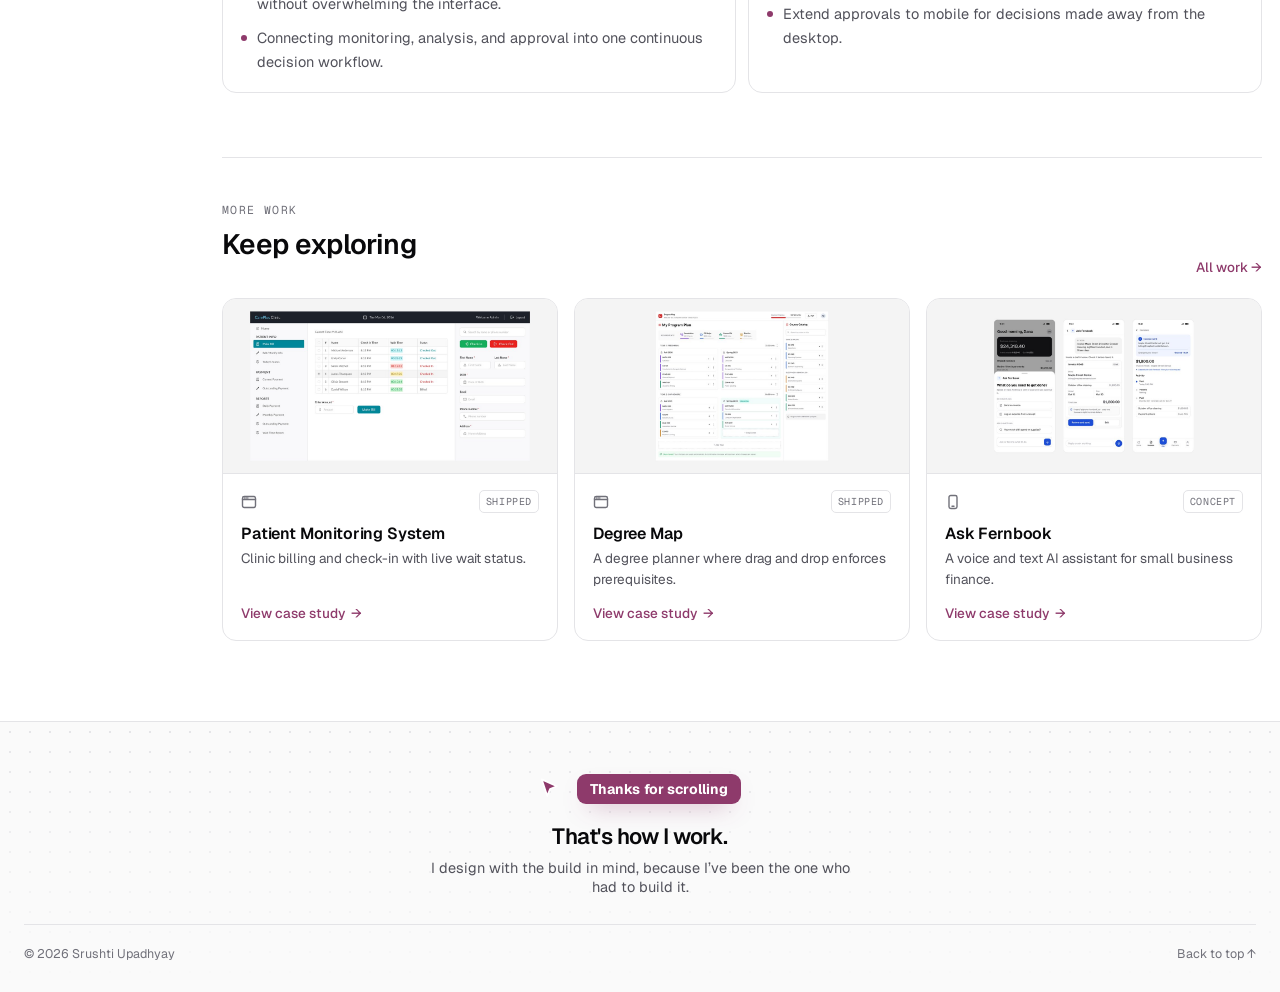
<file: decision-hub.html>
<!DOCTYPE html>
<html lang="en">
<head>
<meta charset="UTF-8">
<meta name="viewport" content="width=device-width, initial-scale=1">
<title>Decision Intelligence Hub | Srushti Upadhyay</title>
<meta name="description" content="Decision Intelligence Hub, an executive workspace for approvals and scenario comparison, designed through to engineering handoff.">
<meta property="og:type" content="website">
<meta property="og:title" content="Decision Intelligence Hub | Srushti Upadhyay">
<meta property="og:description" content="Decision Intelligence Hub, an executive workspace for approvals and scenario comparison, designed through to engineering handoff.">
<meta property="og:url" content="https://srushtiu1.github.io/portfolio_new1/decision-hub.html">
<meta property="og:image" content="https://srushtiu1.github.io/portfolio_new1/assets/images/share/decision-hub.jpg">
<meta property="og:image:width" content="1200">
<meta property="og:image:height" content="630">
<meta name="twitter:card" content="summary_large_image">
<link rel="icon" href="assets/images/favicon.ico" sizes="any">
<link rel="icon" type="image/png" sizes="32x32" href="assets/images/favicon.png">
<link rel="icon" type="image/png" sizes="192x192" href="assets/images/icon-192.png">
<link rel="apple-touch-icon" href="assets/images/apple-touch-icon.png">
<meta name="theme-color" content="#ffffff">
<link rel="preconnect" href="https://fonts.googleapis.com">
<link rel="preconnect" href="https://fonts.gstatic.com" crossorigin>
<link href="https://fonts.googleapis.com/css2?family=Geist:wght@400;500;600;700&family=Geist+Mono:wght@400;500&display=swap" rel="stylesheet">
<link rel="stylesheet" href="assets/css/site.css">
<link rel="stylesheet" href="assets/css/case-study.css">

<!-- Umami analytics -->
<script defer src="https://cloud.umami.is/script.js" data-website-id="733bc268-2fc8-4b33-a353-a74e0b7820bf"></script>
</head>
<body data-page="case" data-project="Decision Intelligence Hub">
<div class="prog" id="prog"></div>
<div id="site-header"></div>

<div class="shell">
<nav class="outline" id="outline" aria-label="Case study outline"><div class="ph">Outline</div></nav>

<main>
  <div class="hero">
    <div class="eyebrow">Enterprise SaaS &middot; Strategic Portfolio Management</div>
    <h1>Decision Intelligence Hub</h1>
    <p class="sub">A dashboard, approval, and scenario tool for executive teams, specified through to engineering handoff, though it didn't ship.</p>
    <div class="meta"><div><small>Company</small><span>MATC Group</span></div><div><small>Role</small><span>Product Designer II</span></div><div><small>Duration</small><span>1 year</span></div><div><small>Platform</small><span>Responsive Web</span></div><div><small>Industry</small><span>Enterprise SaaS</span></div><div><small>Team size</small><span>5</span></div></div>
    <div class="tldr" aria-label="Summary">
      <div><small class="mono">Problem</small><span>Executives evaluated initiatives across spreadsheets, email, meetings and decks, so decisions were slow and visibility ran a week behind.</span></div>
      <div><small class="mono">What I designed</small><span>One workspace to monitor, compare scenarios and approve, specified through to engineering handoff. It didn't ship.</span></div>
      <div><small class="mono">Key principle</small><span>The dashboard is an action surface, not a report. What needs a decision comes first.</span></div>
    </div>
    <div class="canvas"><div class="tag mono">Decision Intelligence Hub / Executive dashboard</div><div class="fr"><img width="1440" height="1177" src="assets/images/decision-hub-hero.png" alt="Decision Intelligence Hub, executive dashboard" class="zm"></div></div>
  </div>

  <section id="overview" data-t="Overview">
    <div class="sh"><div class="se">Overview</div><h2>Decisions were happening everywhere except where they should</h2></div>
    <div class="sbody">
    <p class="b">Organizations often evaluate initiatives across spreadsheets, decks, and disconnected tools, slowing decisions and hiding visibility.</p>
    <div class="quote">The goal: one workspace to evaluate, assess risk, compare scenarios, and approve, without chasing context across four tools.</div>    </div>
  </section>

  <section id="role" data-t="Responsibilities">
    <div class="sh"><div class="se">My responsibilities</div><h2>End-to-end ownership across the full design lifecycle</h2></div>
    <div class="sbody">
    <div class="cards c2"><div class="card"><h3>Product Strategy</h3><p>Translating business goals into a prioritized feature set, working with engineering and product leads to align direction with technical constraints.</p></div><div class="card"><h3>Information Architecture</h3><p>Structuring a data-dense interface so critical information surfaces at the right moment, never buried.</p></div><div class="card"><h3>Decision &amp; Interaction Design</h3><p>Designing approval flows, alerts, and decision points that move executives from insight to action.</p></div><div class="card"><h3>Data Visualization</h3><p>Turning performance, risk, and operational data into visual patterns understood at a glance.</p></div></div>
    </div>
  </section>

  <section id="problem" data-t="Business problem">
    <div class="sh"><div class="se">The business problem</div><h2>Strategic decisions were fragmented across four different tools</h2></div>
    <div class="sbody">
    <p class="b">Executives pulled from disconnected systems: inconsistent requests, scenario analysis in spreadsheets, approvals over email, visibility a week behind.</p>
    <div class="two"><div class="col"><small class="mono">Current state</small><div class="stack"><div class="step ">Excel / Spreadsheets</div><div class="dn">&darr;</div><div class="step ">Email threads</div><div class="dn">&darr;</div><div class="step ">Meetings</div><div class="dn">&darr;</div><div class="step ">PowerPoint decks</div><div class="dn">&darr;</div><div class="step bad">Approval, eventually</div></div></div><div class="col t"><small class="mono">Target state</small><div class="stack"><div class="step ">Dashboard overview</div><div class="dn">&darr;</div><div class="step ">Initiative review</div><div class="dn">&darr;</div><div class="step ">Scenario comparison</div><div class="dn">&darr;</div><div class="step ">Approval</div><div class="dn">&darr;</div><div class="step fin">Portfolio tracking</div></div></div></div>    </div>
  </section>

  <section id="goals" data-t="Product goals">
    <div class="sh"><div class="se">Product goals</div><h2>Four product priorities</h2></div>
    <div class="sbody">
    <div class="cards c2"><div class="card"><span class="num mono">Goal 01</span><h3>Speed up executive decisions</h3><p>Surface the right request, with context, at the right moment, and close approvals across IT, HR, and Finance without weeks of back-and-forth.</p></div><div class="card"><span class="num mono">Goal 02</span><h3>Centralize &amp; visualize the portfolio</h3><p>Replace spreadsheets and email with one place where every initiative lives, compared in real time instead of a weekly report.</p></div><div class="card"><span class="num mono">Goal 03</span><h3>Enable scenario comparison</h3><p>Let executives model the impact of different decisions before committing, replacing gut instinct with structured analysis.</p></div><div class="card"><span class="num mono">Goal 04</span><h3>Support cross-functional approvals</h3><p>Bring IT, HR, Finance, and executive leadership into one approval loop, removing the back-and-forth that stretched timelines across weeks.</p></div></div>
    </div>
  </section>

  <section id="arch" data-t="Architecture">
    <div class="sh"><div class="se">Product architecture</div><h2>One product, one decision loop</h2></div>
    <div class="sbody">
    <p class="b">Five stages connect awareness to action.</p>
    <div class="flow"><div class="node"><span class="num mono">01</span><b>Monitor</b><small>Dashboard &amp; alerts</small></div><span class="ar">&rarr;</span><div class="node"><span class="num mono">02</span><b>Investigate</b><small>Initiative details</small></div><span class="ar">&rarr;</span><div class="node"><span class="num mono">03</span><b>Model</b><small>Scenario comparison</small></div><span class="ar">&rarr;</span><div class="node"><span class="num mono">04</span><b>Align</b><small>Stakeholder review</small></div><span class="ar">&rarr;</span><div class="node f"><span class="num mono">05</span><b>Decide</b><small>Approval &amp; action</small></div></div>
    <div class="principle"><small class="mono">FEEDBACK &amp; REPORTING</small>Decisions and outcomes feed back into monitoring and reporting.</div>    </div>
  </section>

  <section id="tokens" data-t="Design system">
    <div class="sh"><div class="se">Design system</div><h2>A four-color semantic system, not decoration</h2></div>
    <div class="sbody">
    <p class="b">Blue anchors the brand and primary actions, green signals positive performance, amber highlights warnings and emerging risks, and red marks high-impact items that need a decision first. Each color has a defined role and is applied consistently across modules, supported by neutral surfaces and accessible contrast.</p>
    <div class="sem" role="list" aria-label="Color roles">
      <div class="sem-row">
        <div class="sem-c" role="listitem"><i class="sem-sw" style="background:#065eee"></i><b>Blue</b><small>Brand and primary actions</small><span class="sem-ex" style="background:#065eee;color:#fff">Approve</span></div>
        <div class="sem-c" role="listitem"><i class="sem-sw" style="background:#22a559"></i><b>Green</b><small>On track, positive change</small><span class="sem-ex" style="background:#e8f6ee;color:#167a42">+8.2% vs last month</span></div>
        <div class="sem-c" role="listitem"><i class="sem-sw" style="background:#f5a90a"></i><b>Amber</b><small>Warnings, emerging risk</small><span class="sem-ex" style="background:#fff4dc;color:#8a5a00">Review details</span></div>
        <div class="sem-c" role="listitem"><i class="sem-sw" style="background:#d03801"></i><b>Red</b><small>High impact, decide first</small><span class="sem-ex" style="background:#fdeae3;color:#a52d02">High impact</span></div>
      </div>
      <p class="sem-rule"><b>The rule:</b> red never decorates. If something is red, it needs a decision before anything else on the screen.</p>
    </div>
    <h3 class="ty-h">Typography: every number has the same anatomy</h3>
    <p class="ty-p">On a data-dense screen, type does the ranking. Color is saved for meaning, so size and weight carry the hierarchy.</p>
    <div class="anat">
      <div class="anat-demo" aria-hidden="true"><div class="kpi">
        <div class="kpi-l"><svg width="16" height="16" viewBox="0 0 24 24" fill="none" stroke="currentColor" stroke-width="2" stroke-linecap="round" aria-hidden="true"><path d="M12 2v20M17 5H9.5a3.5 3.5 0 0 0 0 7h5a3.5 3.5 0 0 1 0 7H6"/></svg>Total Revenue</div><div class="kpi-v">$12.4M</div><div class="kpi-d"><svg width="16" height="16" viewBox="0 0 24 24" fill="none" stroke="currentColor" stroke-width="2" stroke-linecap="round" stroke-linejoin="round" aria-hidden="true"><path d="m3 17 6-6 4 4 8-8M14 7h7v7"/></svg><b>8.2%</b>vs last month</div>
      </div></div>
      <div class="anat-why"><div class="anat-gl">Three rules</div><ol>
        <li><span><b>What, how much, compared to what.</b> Every performance KPI reads label, value, then change with its baseline. A number without a comparison isn't a decision input.</span></li>
        <li><span><b>One large number per card.</b> The value is the only large text on a card, so the eye lands on it first.</span></li>
        <li><span><b>Short, consistent units.</b> $12.4M, $45k, 94%. Executives compare across cards, so the format never changes.</span></li>
      </ol></div>
    </div>
    </div>
  </section>

  <section id="dashboard" data-t="Dashboard">
    <div class="sh"><div class="se">Dashboard</div><h2>Every placement is a decision about priority</h2></div>
    <div class="sbody">
    <p class="b">The dashboard is an action surface, not a reporting one. Everything on it exists because an executive needs it first, or it gives context for a decision in progress.</p>
    <div class="dec">
      <div class="eyebrow mono">Decision 01</div>
      <h3>The alert banner sits above the KPIs because a risk outranks a status</h3>
      <p>KPI cards show current state; an alert signals it's about to change. A budget overrun below a revenue number would mean celebrating $12.4M while Project Phoenix burns its contingency. The alert comes first, always, with a direct path to resolution.</p>
      <p class="rej"><b>Considered:</b> routing alerts to a notification bell. Rejected because a risk one click away is a risk that waits until the next meeting.</p>
      <div class="shots"><figure><img width="1437" height="442" src="assets/images/decision-hub-kpi.png" alt="Decision Intelligence Hub, dashboard overview" class="zm" loading="lazy"></figure></div>
    </div>
    <div class="dec">
      <div class="eyebrow mono">Decision 02</div>
      <h3>Approvals appear as a primary module, not a notification badge</h3>
      <p>Approval requests are actions, not context. Previously they arrived as emails and were discussed in meetings. Elevating them to a primary module means a Chief Executive opening the platform at 8am sees exactly what needs a decision: department, budget, both actions visible. No inbox required.</p>
      <p class="rej"><b>Considered:</b> keeping approvals in email with a link into the Hub. Rejected because it keeps the inbox as the real workflow, and the context executives need lives in the Hub.</p>
      <div class="shots"><figure class="vid" style="max-width:763px"><video poster="assets/video/decision-hub-approval.jpg" width="1526" height="888" muted loop playsinline preload="none" aria-label="Approving a request clears it from the queue. Recreated from the original screens; the Hub never shipped."><source src="assets/video/decision-hub-approval.webm" type="video/webm"><source src="assets/video/decision-hub-approval.mp4" type="video/mp4"></video><figcaption>Approving a request clears it from the queue. Recreated from the original screens; the Hub never shipped.</figcaption></figure></div>
    </div>
    <div class="dec">
      <div class="eyebrow mono">Decision 03</div>
      <h3>Performance Trend lives beside decisions, not beneath them</h3>
      <p>An executive approving a $45k expansion needs the efficiency trend before clicking Approve. The chart sits in the same tier as the approval queue because both refresh on the same real-time pipeline; batch reporting would've forced separate views. The layout replaces what a meeting used to do.</p>
      <p class="rej"><b>Considered:</b> a separate analytics tab. Rejected because switching views before approving means decisions get made without the trend.</p>
      <div class="shots"><figure style="max-width:602px"><img width="602" height="444" src="assets/images/decision-hub-chart.png" alt="Performance Trend chart close-up" class="zm" loading="lazy"></figure></div>
    </div>
    </div>
  </section>

  <section id="constraints" data-t="Constraints">
    <div class="sh"><div class="se">Constraints &amp; open questions</div><h2>How far the work went</h2></div>
    <div class="sbody">
    <p class="b">The Hub was designed through to engineering handoff. Architecture, dashboard, approval flow, and scenario comparison were specified and validated with stakeholders, but priorities shifted before production. Design work I stand behind, not a live product.</p>
    <div class="principle">Because the project stopped before production, there's no accessibility validation or adoption data. That happens closer to release, and this project didn't get there. What follows is intended, not measured.</div>    </div>
  </section>

  <section id="outcome" data-t="Intended outcome">
    <div class="sh"><div class="se">Intended design outcome</div><h2>A single surface for the entire decision cycle</h2></div>
    <div class="sbody">
    <p class="b">The design consolidated spreadsheets, email, meetings, and decks into one surface for monitoring, evaluation, and approval.</p>
    </div>
  </section>

  <section id="reflection" data-t="Reflection">
    <div class="sh"><div class="se">Reflection</div><h2>Designing for decisions, not just information</h2></div>
    <div class="sbody">
    <p class="b">This reinforced how much hierarchy matters in high-stakes interfaces: not surfacing everything, but making the right thing visible with the next action obvious.</p>
    <div class="cards c2"><div class="card"><h3>What worked</h3><ul class="bl"><li>Prioritizing decisions and risks over secondary analytics on the executive dashboard.</li><li>Using visual hierarchy and restrained color to distinguish signals without overwhelming the interface.</li><li>Connecting monitoring, analysis, and approval into one continuous decision workflow.</li></ul></div><div class="card"><h3>What I'd do differently</h3><ul class="bl"><li>Validate the dashboard hierarchy with executive users earlier.</li><li>Explore the scenario simulator further: how complex financial parameters are presented and compared.</li><li>Extend approvals to mobile for decisions made away from the desktop.</li></ul></div></div>    </div>
  </section>

  <section class="more" aria-labelledby="more-h">
    <div class="moreh"><div><span class="mono">More work</span><h2 id="more-h">Keep exploring</h2></div><a href="index.html#work">All work &rarr;</a></div>
    <div class="mgrid">
      <a class="mc" href="patient-monitoring.html">
        <div class="mth"><img src="assets/images/share/patient-monitoring.jpg" width="1200" height="630" alt="" loading="lazy"></div>
        <div class="mbd"><div class="mtp"><svg viewBox="0 0 16 16" width="16" height="16" fill="none" stroke="currentColor" stroke-width="1.4" stroke-linecap="round" aria-hidden="true"><rect x="1.5" y="2.5" width="13" height="11" rx="1.75"/><path d="M1.5 5.5h13"/><path d="M3.6 4h.01M5.2 4h.01M6.8 4h.01" stroke-width="1.6"/></svg><span class="mtg mono">Shipped</span></div><b>Patient Monitoring System</b><small>Clinic billing and check-in with live wait status.</small><span class="mgo">View case study <i>&rarr;</i></span></div>
      </a>
      <a class="mc" href="degree-map.html">
        <div class="mth"><img src="assets/images/share/degree-map.jpg" width="1200" height="630" alt="" loading="lazy"></div>
        <div class="mbd"><div class="mtp"><svg viewBox="0 0 16 16" width="16" height="16" fill="none" stroke="currentColor" stroke-width="1.4" stroke-linecap="round" aria-hidden="true"><rect x="1.5" y="2.5" width="13" height="11" rx="1.75"/><path d="M1.5 5.5h13"/><path d="M3.6 4h.01M5.2 4h.01M6.8 4h.01" stroke-width="1.6"/></svg><span class="mtg mono">Shipped</span></div><b>Degree Map</b><small>A degree planner where drag and drop enforces prerequisites.</small><span class="mgo">View case study <i>&rarr;</i></span></div>
      </a>
      <a class="mc" href="ask-fernbook.html">
        <div class="mth"><img src="assets/images/share/ask-fernbook.jpg" width="1200" height="630" alt="" loading="lazy"></div>
        <div class="mbd"><div class="mtp"><svg viewBox="0 0 16 16" width="16" height="16" fill="none" stroke="currentColor" stroke-width="1.4" stroke-linecap="round" aria-hidden="true"><rect x="4" y="1.5" width="8" height="13" rx="1.75"/><path d="M7 12.2h2"/></svg><span class="mtg mono">Concept</span></div><b>Ask Fernbook</b><small>A voice and text AI assistant for small business finance.</small><span class="mgo">View case study <i>&rarr;</i></span></div>
      </a>
    </div>
  </section>

</main>
</div>
<div id="site-footer"></div>

<div class="lb" id="lb" role="dialog" aria-label="Image viewer"><img alt=""></div>
<script src="assets/js/site.js"></script>
<script src="assets/js/case-study.js"></script>
</body>
</html>
</file>
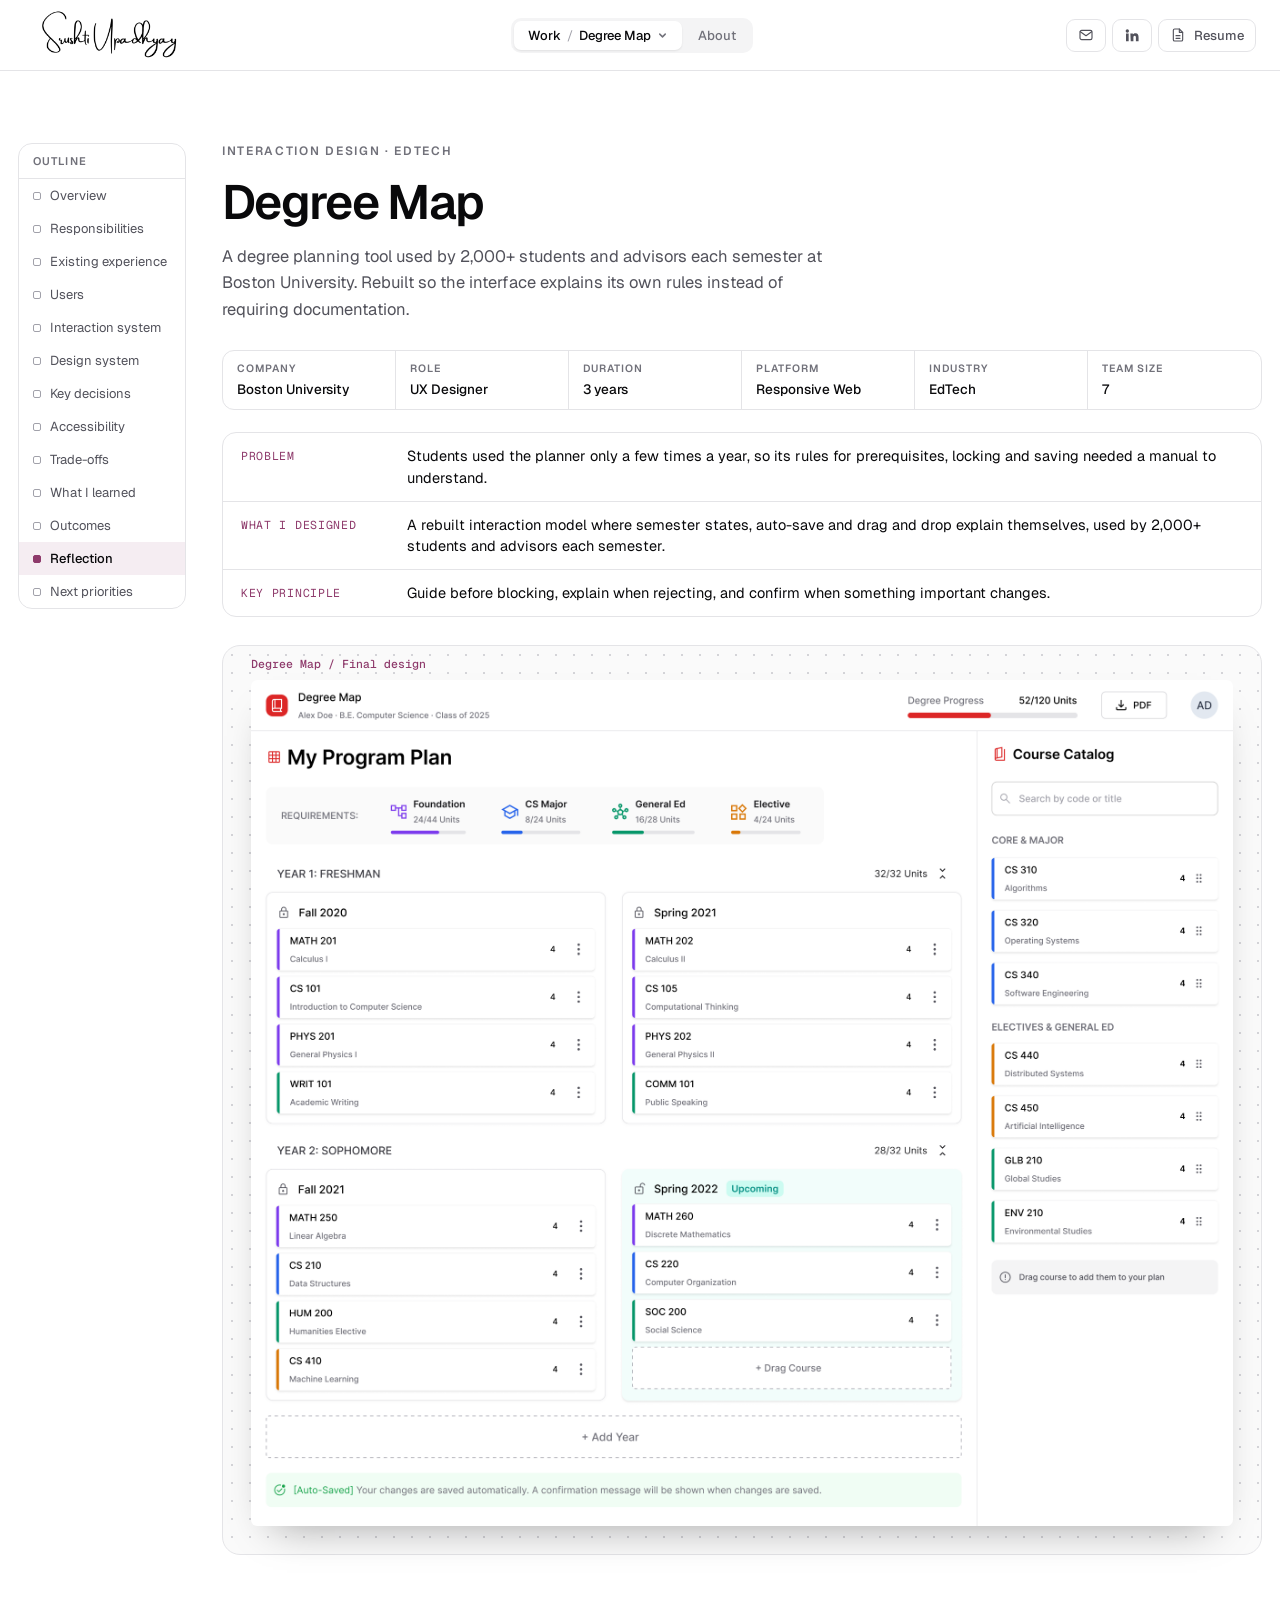
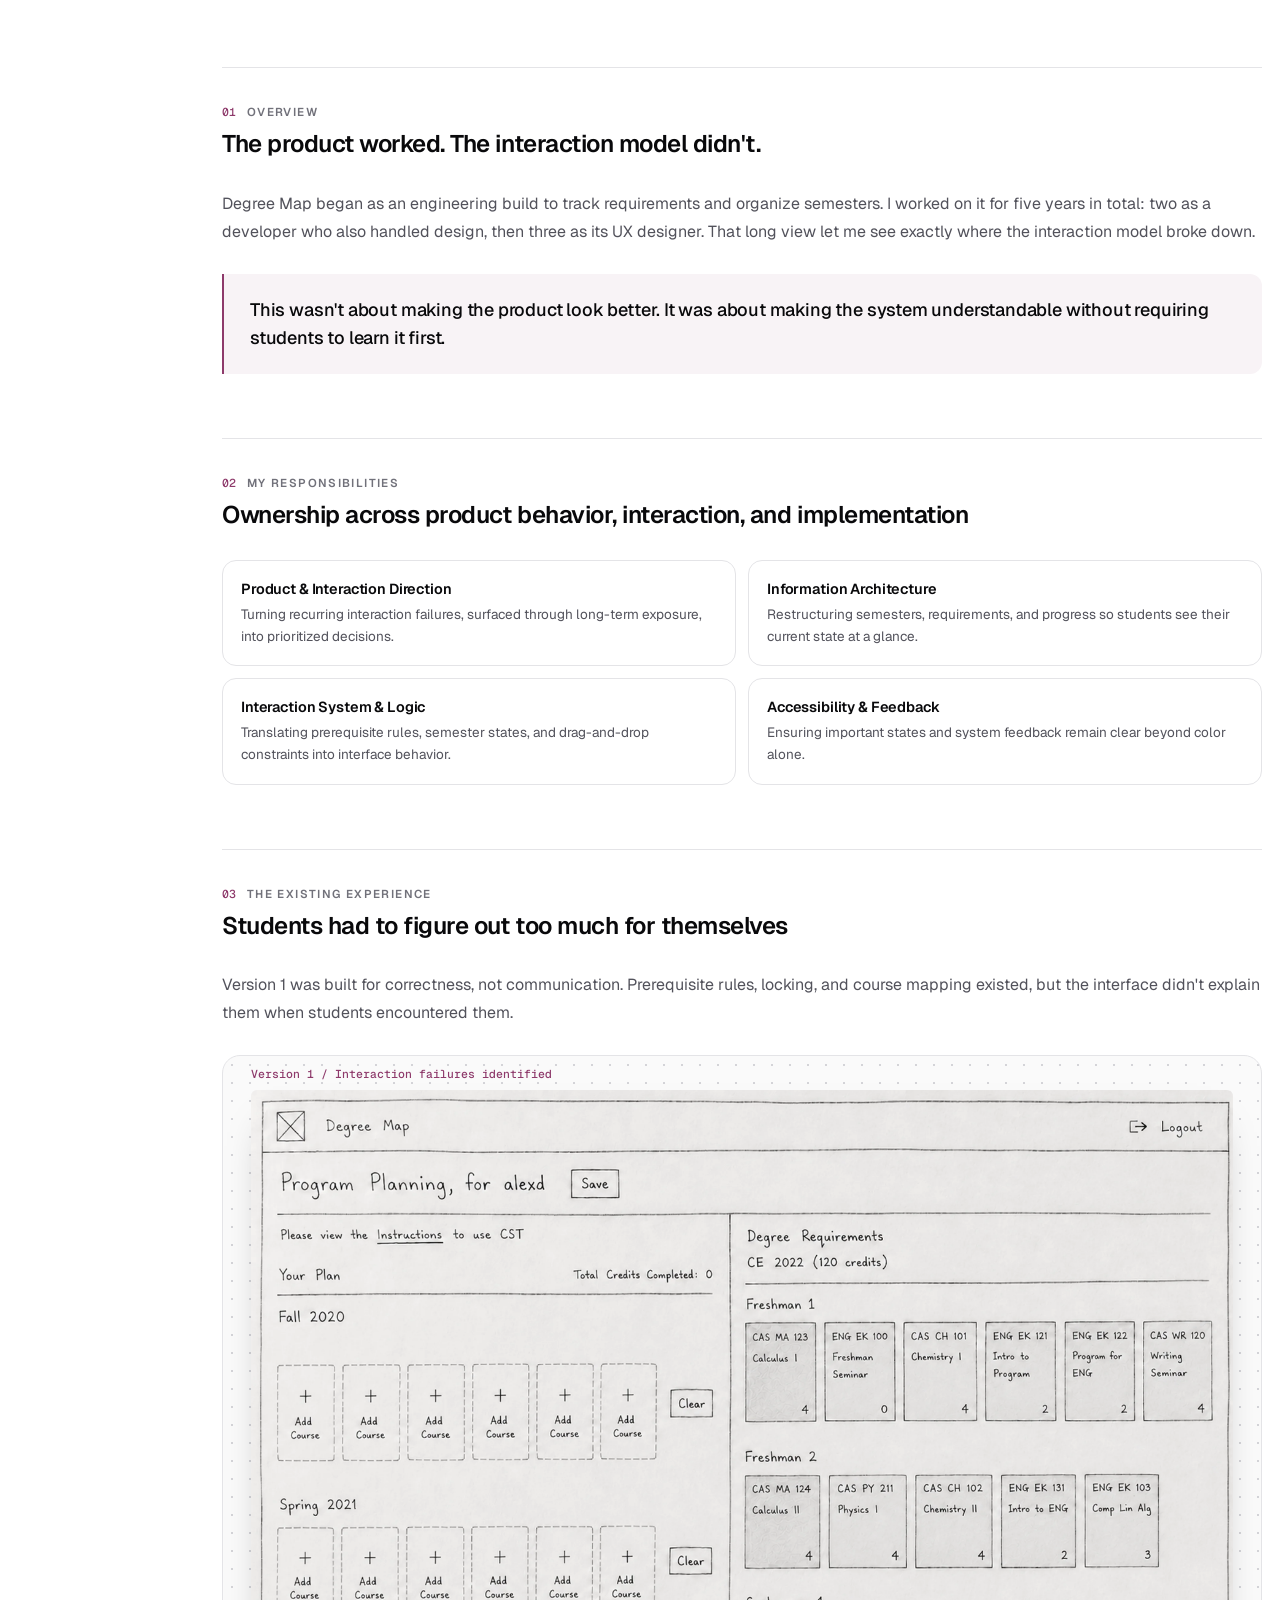
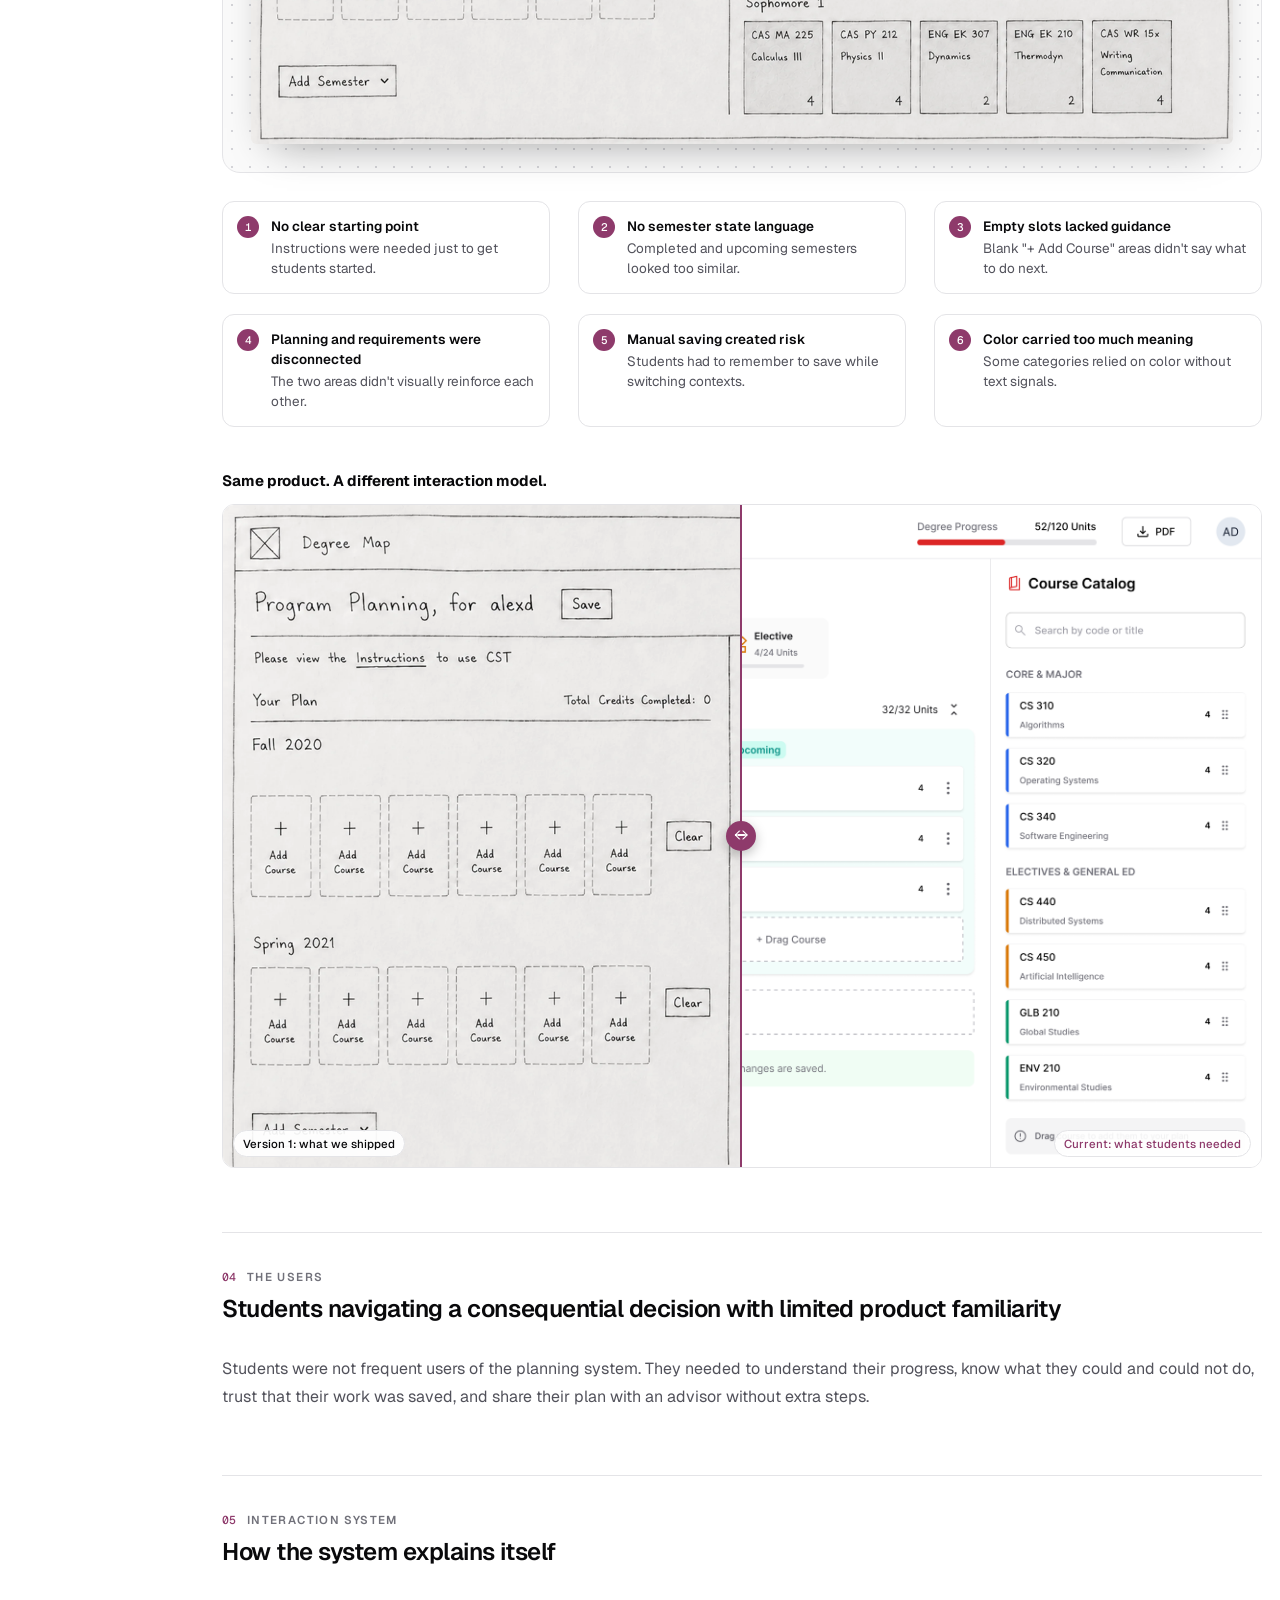
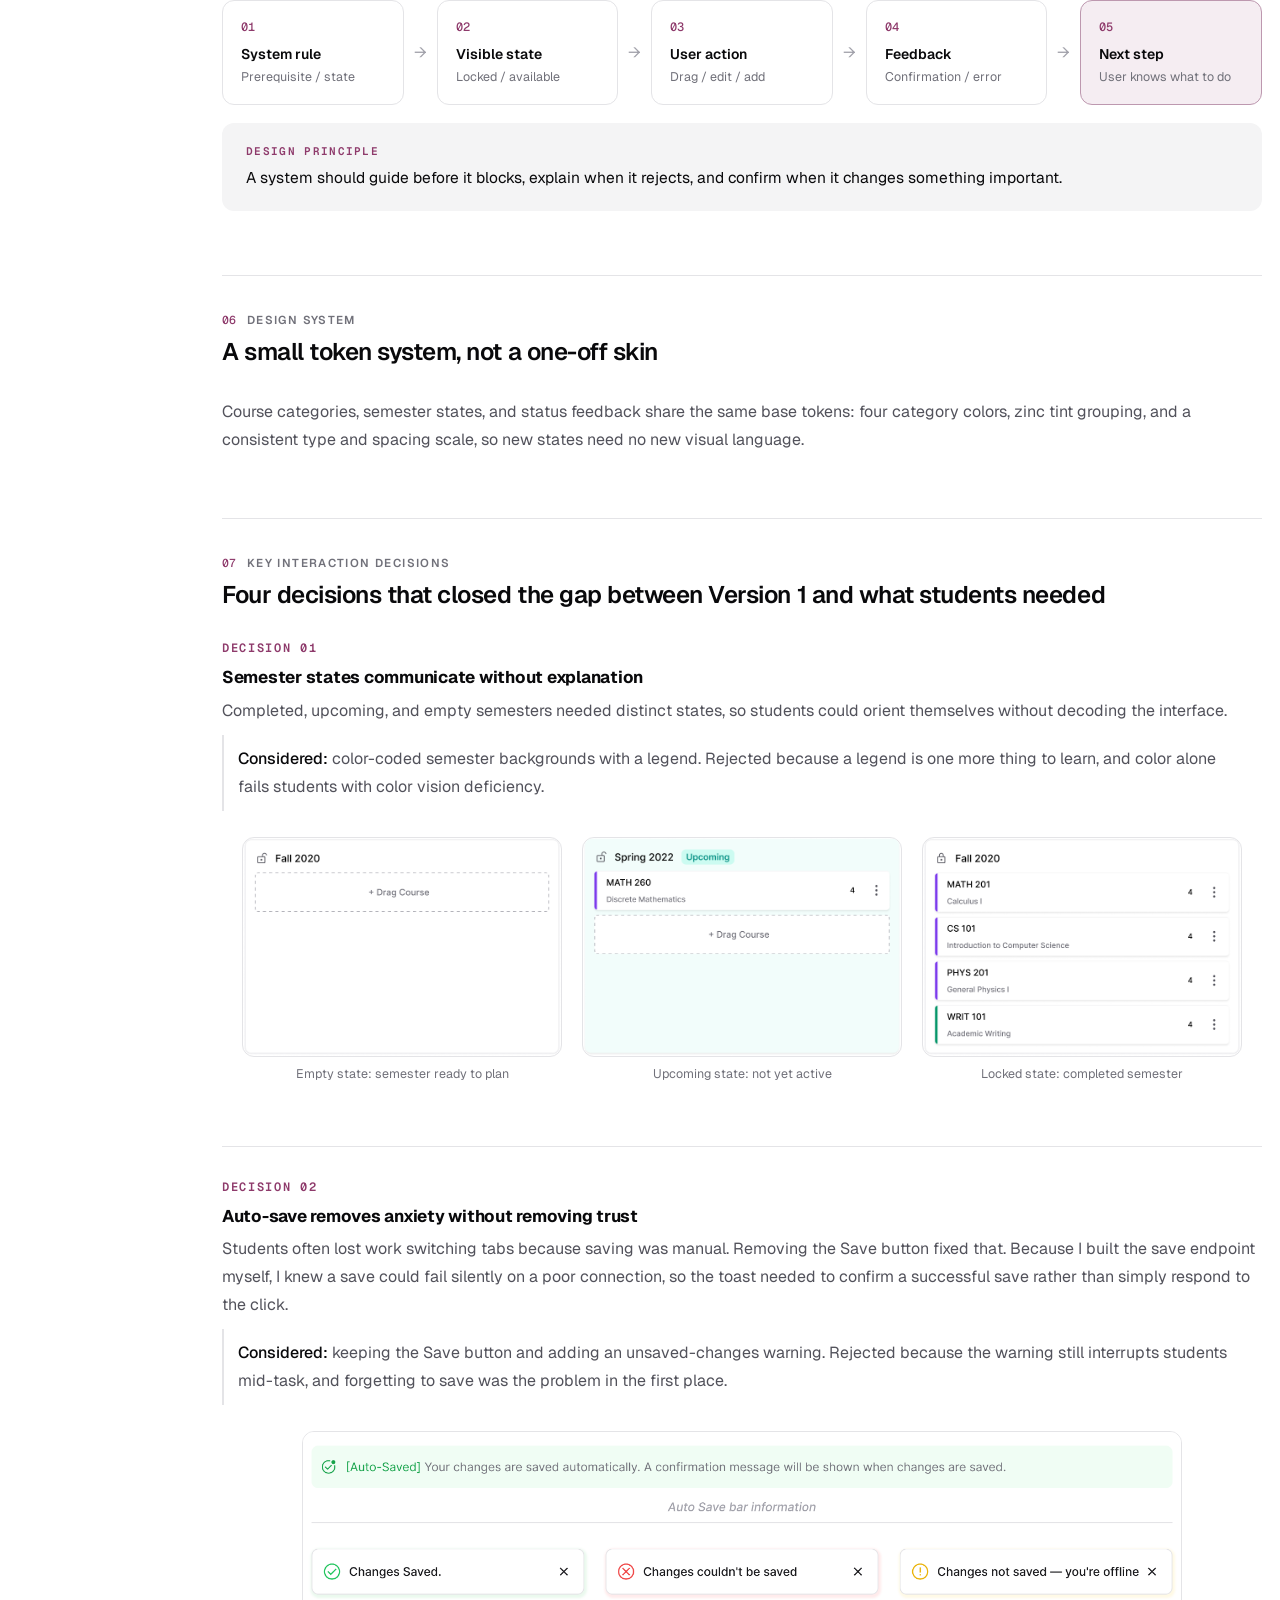
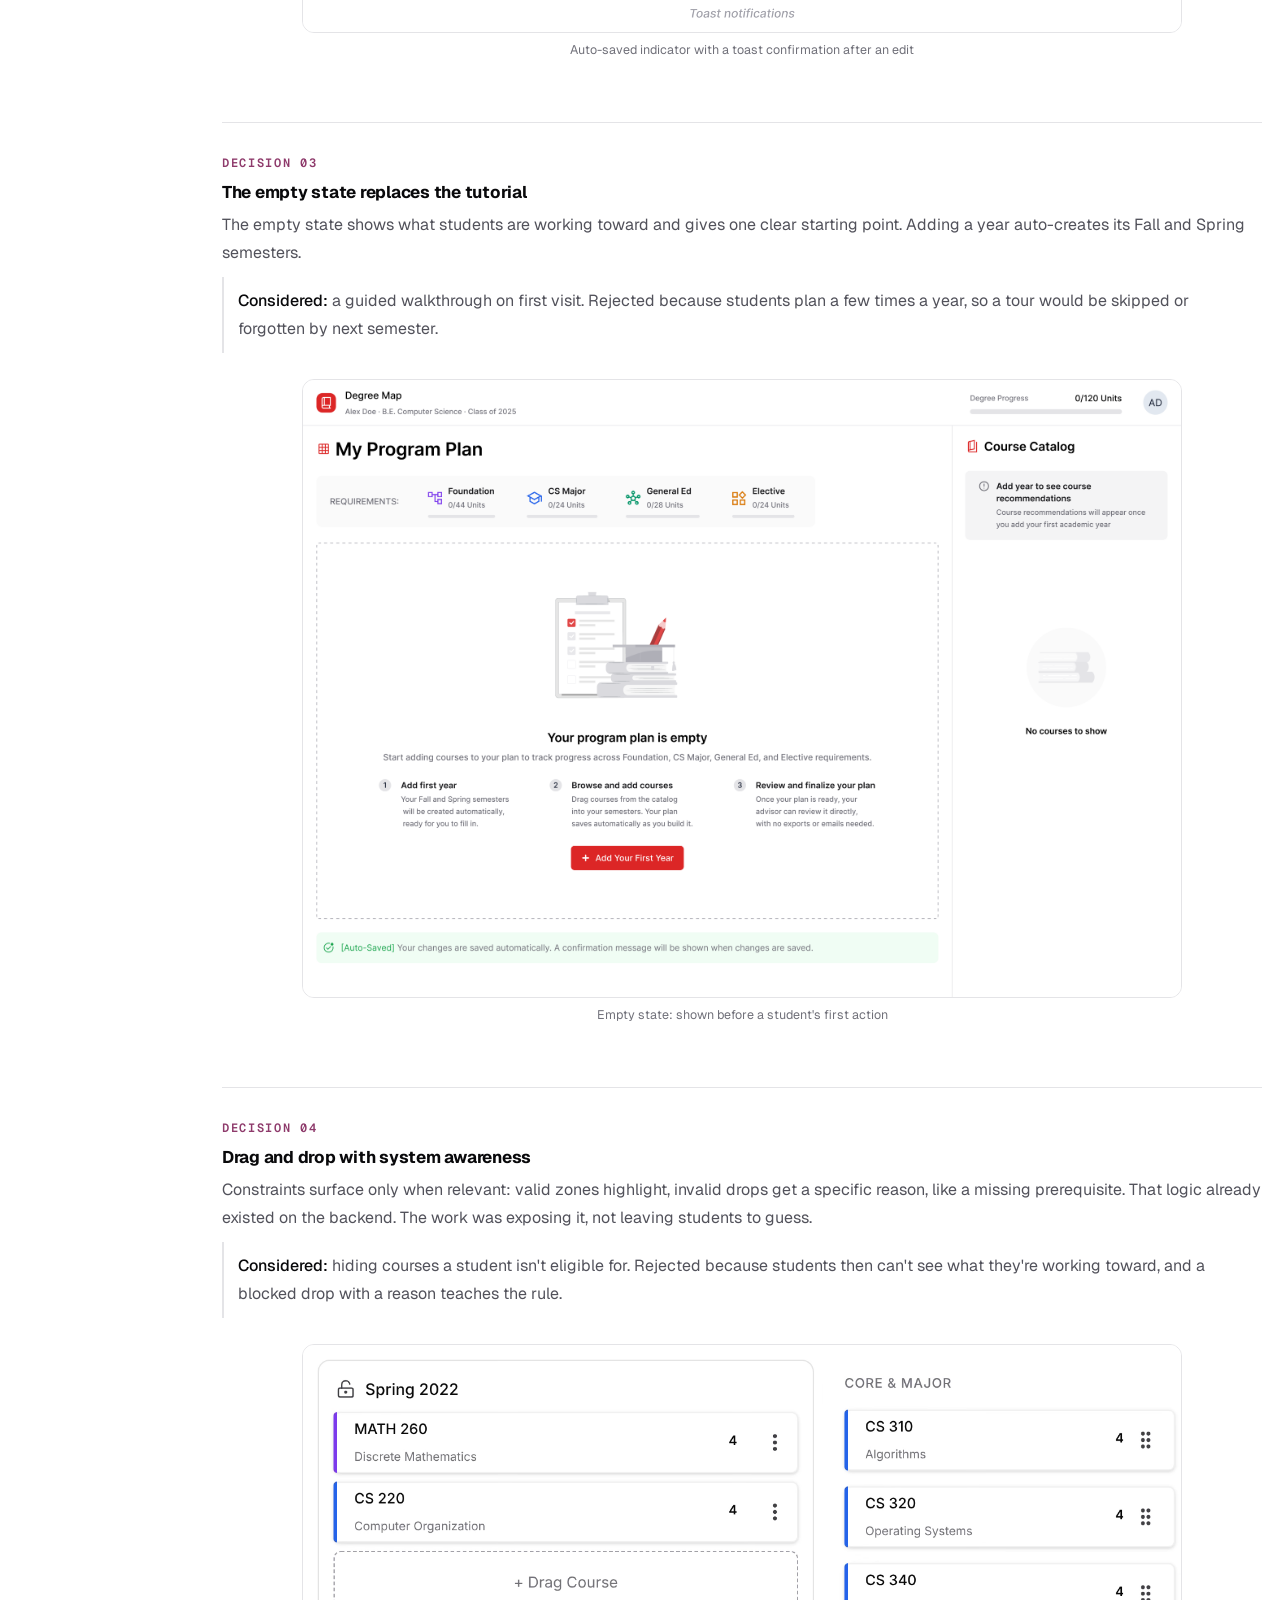
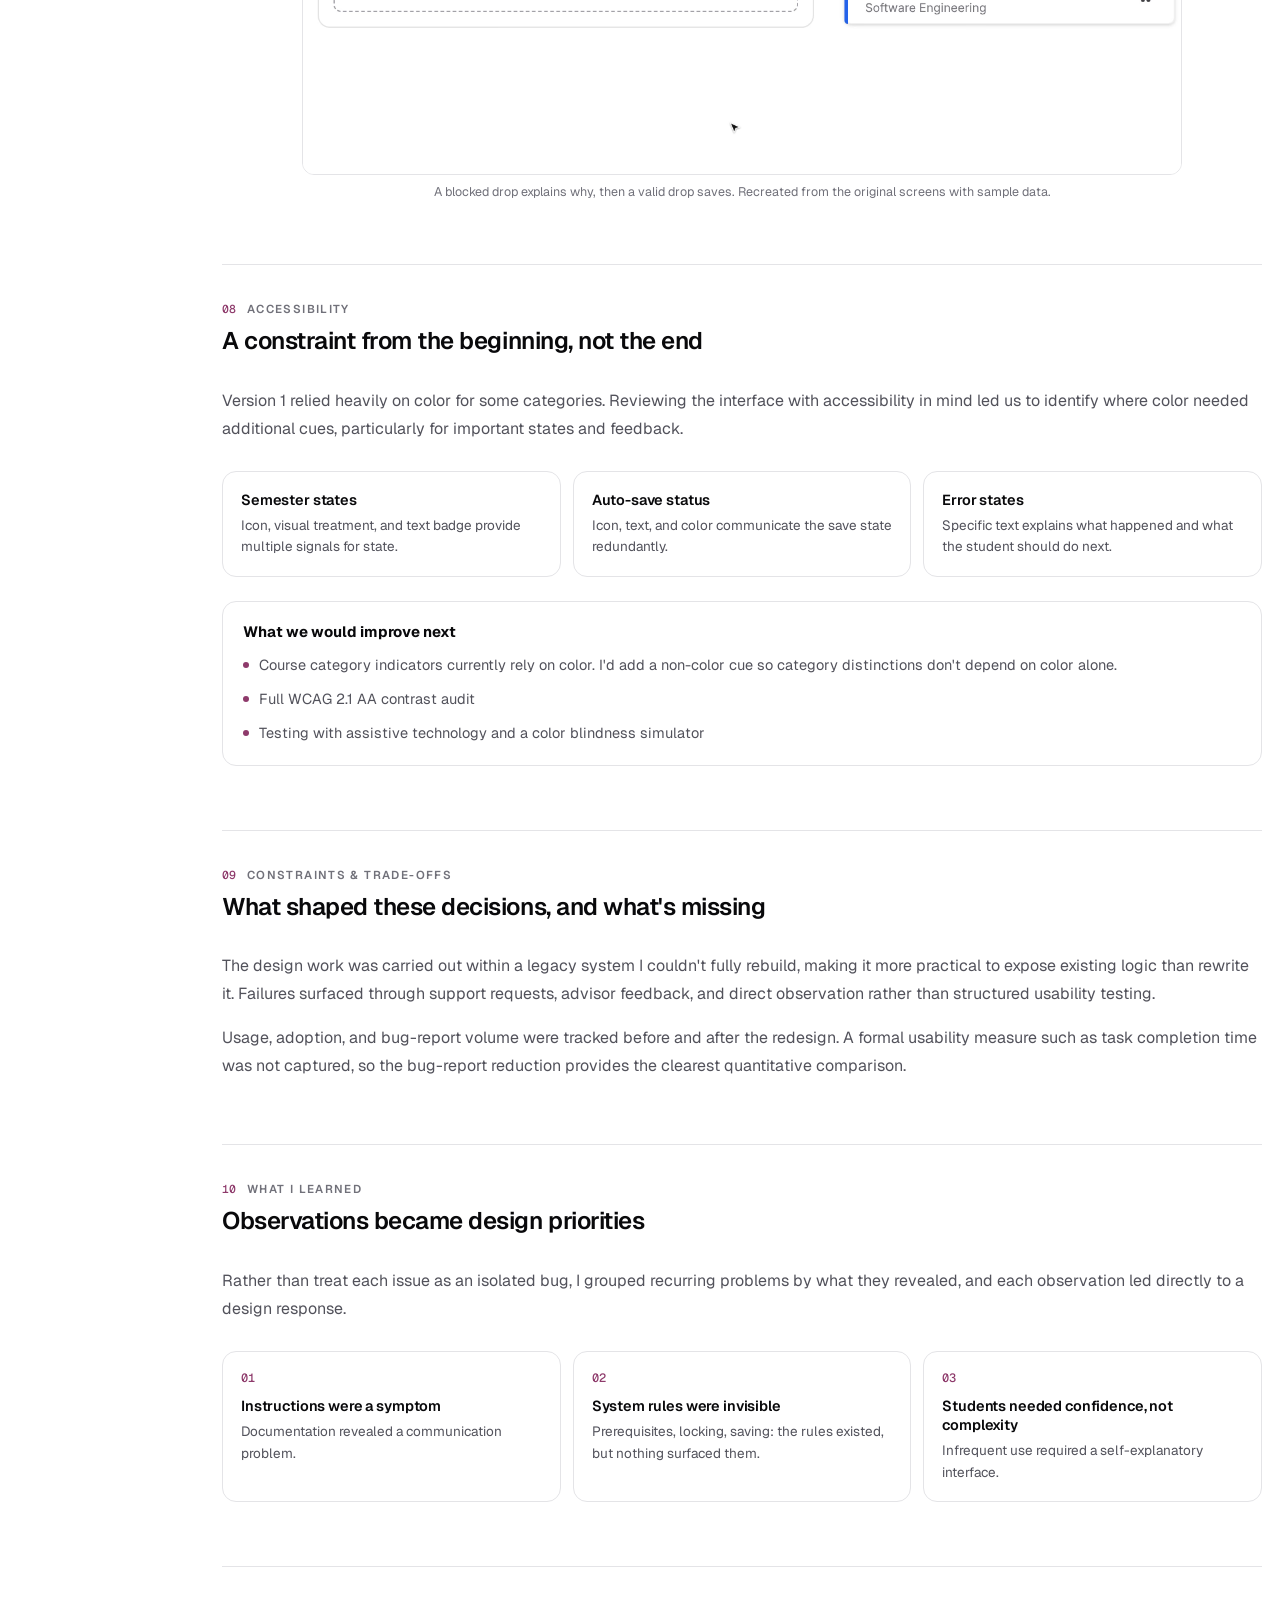
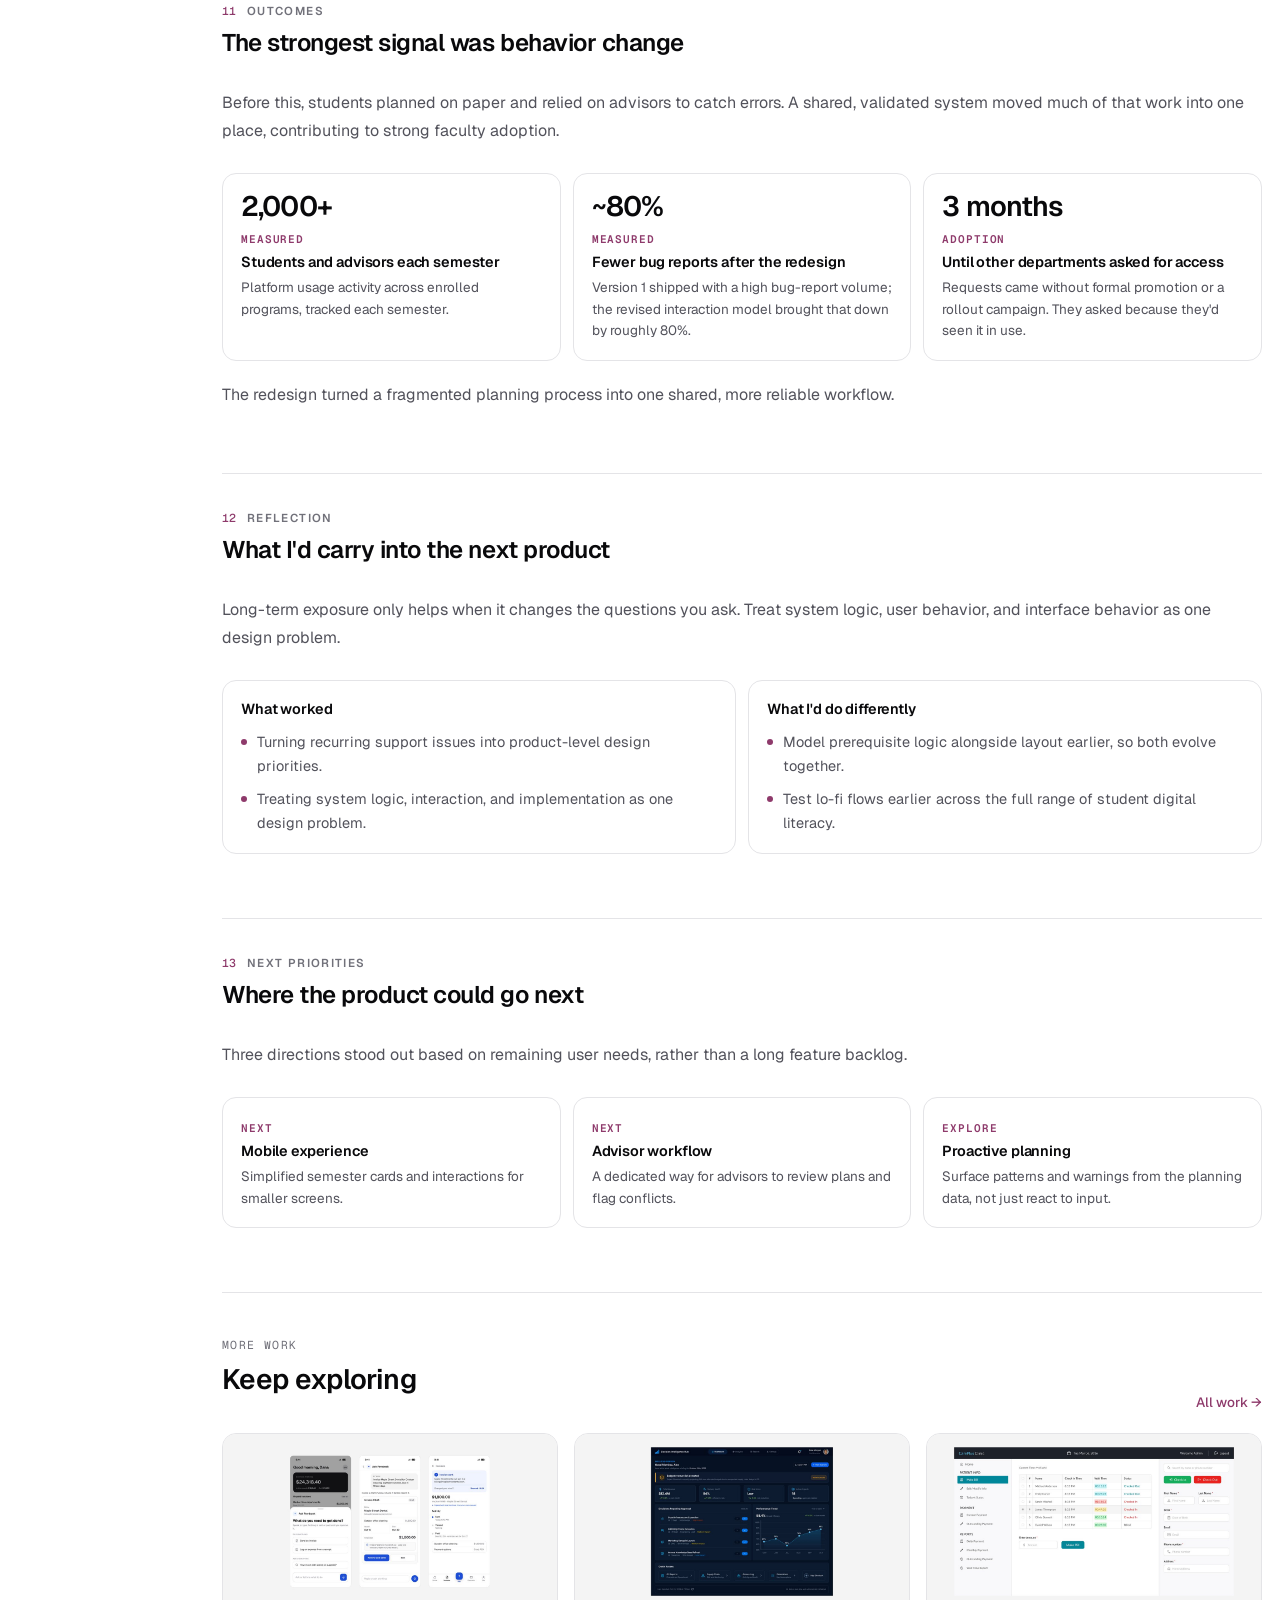
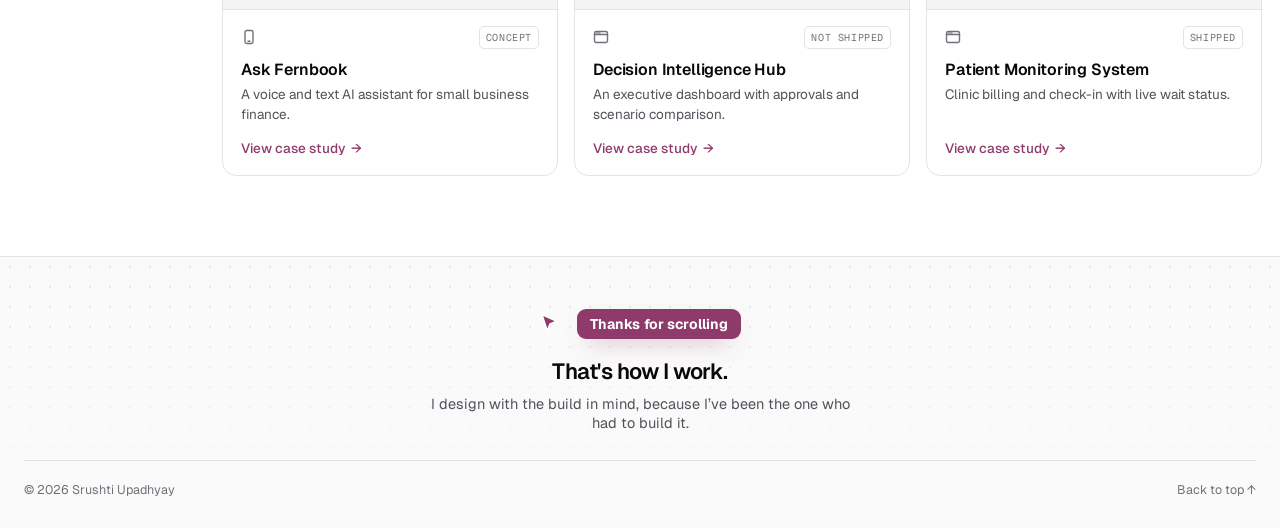
<file: degree-map.html>
<!DOCTYPE html>
<html lang="en">
<head>
<meta charset="UTF-8">
<meta name="viewport" content="width=device-width, initial-scale=1">
<title>Degree Map | Srushti Upadhyay</title>
<meta name="description" content="How Degree Map, a degree planner used by 2,000+ students and advisors at Boston University, was rebuilt so the interface explains its own rules.">
<meta property="og:type" content="website">
<meta property="og:title" content="Degree Map | Srushti Upadhyay">
<meta property="og:description" content="How Degree Map, a degree planner used by 2,000+ students and advisors at Boston University, was rebuilt so the interface explains its own rules.">
<meta property="og:url" content="https://srushtiu1.github.io/portfolio_new1/degree-map.html">
<meta property="og:image" content="https://srushtiu1.github.io/portfolio_new1/assets/images/share/degree-map.jpg">
<meta property="og:image:width" content="1200">
<meta property="og:image:height" content="630">
<meta name="twitter:card" content="summary_large_image">
<link rel="icon" href="assets/images/favicon.ico" sizes="any">
<link rel="icon" type="image/png" sizes="32x32" href="assets/images/favicon.png">
<link rel="icon" type="image/png" sizes="192x192" href="assets/images/icon-192.png">
<link rel="apple-touch-icon" href="assets/images/apple-touch-icon.png">
<meta name="theme-color" content="#ffffff">
<link rel="preconnect" href="https://fonts.googleapis.com">
<link rel="preconnect" href="https://fonts.gstatic.com" crossorigin>
<link href="https://fonts.googleapis.com/css2?family=Geist:wght@400;500;600;700&family=Geist+Mono:wght@400;500&display=swap" rel="stylesheet">
<link rel="stylesheet" href="assets/css/site.css">
<link rel="stylesheet" href="assets/css/case-study.css">

<!-- Umami analytics -->
<script defer src="https://cloud.umami.is/script.js" data-website-id="733bc268-2fc8-4b33-a353-a74e0b7820bf"></script>
</head>
<body data-page="case" data-project="Degree Map">
<div class="prog" id="prog"></div>
<div id="site-header"></div>

<div class="shell">
<nav class="outline" id="outline" aria-label="Case study outline"><div class="ph">Outline</div></nav>

<main>
  <div class="hero">
    <div class="eyebrow">Interaction design &middot; EdTech</div>
    <h1>Degree Map</h1>
    <p class="sub">A degree planning tool used by 2,000+ students and advisors each semester at Boston University. Rebuilt so the interface explains its own rules instead of requiring documentation.</p>
    <div class="meta">
      <div><small>Company</small><span>Boston University</span></div>
      <div><small>Role</small><span>UX Designer</span></div>
      <div><small>Duration</small><span>3 years</span></div>
      <div><small>Platform</small><span>Responsive Web</span></div>
      <div><small>Industry</small><span>EdTech</span></div>
      <div><small>Team size</small><span>7</span></div>
    </div>
    <div class="tldr" aria-label="Summary">
      <div><small class="mono">Problem</small><span>Students used the planner only a few times a year, so its rules for prerequisites, locking and saving needed a manual to understand.</span></div>
      <div><small class="mono">What I designed</small><span>A rebuilt interaction model where semester states, auto-save and drag and drop explain themselves, used by 2,000+ students and advisors each semester.</span></div>
      <div><small class="mono">Key principle</small><span>Guide before blocking, explain when rejecting, and confirm when something important changes.</span></div>
    </div>
    <div class="canvas"><div class="tag mono">Degree Map / Final design</div><div class="fr"><img width="4320" height="3723" src="assets/images/degree-map-hero.png" alt="Degree Map final design, main populated screen" class="zm"></div></div>
  </div>

  <section id="overview" data-t="Overview">
    <div class="sh"><div class="se">Overview</div><h2>The product worked. The interaction model didn't.</h2></div>
    <div class="sbody">    <p class="b">Degree Map began as an engineering build to track requirements and organize semesters. I worked on it for five years in total: two as a developer who also handled design, then three as its UX designer. That long view let me see exactly where the interaction model broke down.</p>
    <div class="quote">This wasn't about making the product look better. It was about making the system understandable without requiring students to learn it first.</div></div>
  </section>

  <section id="role" data-t="Responsibilities">
    <div class="sh"><div class="se">My responsibilities</div><h2>Ownership across product behavior, interaction, and implementation</h2></div>
    <div class="sbody">    <div class="cards c2">
      <div class="card"><h3>Product &amp; Interaction Direction</h3><p>Turning recurring interaction failures, surfaced through long-term exposure, into prioritized decisions.</p></div>
      <div class="card"><h3>Information Architecture</h3><p>Restructuring semesters, requirements, and progress so students see their current state at a glance.</p></div>
      <div class="card"><h3>Interaction System &amp; Logic</h3><p>Translating prerequisite rules, semester states, and drag-and-drop constraints into interface behavior.</p></div>
      <div class="card"><h3>Accessibility &amp; Feedback</h3><p>Ensuring important states and system feedback remain clear beyond color alone.</p></div>
    </div></div>
  </section>

  <section id="existing" data-t="Existing experience">
    <div class="sh"><div class="se">The existing experience</div><h2>Students had to figure out too much for themselves</h2></div>
    <div class="sbody">    <p class="b">Version 1 was built for correctness, not communication. Prerequisite rules, locking, and course mapping existed, but the interface didn't explain them when students encountered them.</p>
    <div class="canvas"><div class="tag mono">Version 1 / Interaction failures identified</div><div class="fr"><img width="3200" height="2130" src="assets/images/degree-map-wireframe.webp" alt="Version 1 wireframe with annotated interaction failures" class="zm" loading="lazy"></div></div>
    <div class="notes">
      <div class="note"><i>1</i><div><strong>No clear starting point</strong>Instructions were needed just to get students started.</div></div>
      <div class="note"><i>2</i><div><strong>No semester state language</strong>Completed and upcoming semesters looked too similar.</div></div>
      <div class="note"><i>3</i><div><strong>Empty slots lacked guidance</strong>Blank "+ Add Course" areas didn't say what to do next.</div></div>
      <div class="note"><i>4</i><div><strong>Planning and requirements were disconnected</strong>The two areas didn't visually reinforce each other.</div></div>
      <div class="note"><i>5</i><div><strong>Manual saving created risk</strong>Students had to remember to save while switching contexts.</div></div>
      <div class="note"><i>6</i><div><strong>Color carried too much meaning</strong>Some categories relied on color without text signals.</div></div>
    </div>
    <h3 style="margin:44px 0 0;font-size:15px">Same product. A different interaction model.</h3>
    <div class="cmp" id="cmp" style="--p:50%">
      <img width="4320" height="2757" src="assets/images/degree-map-redesign.png" alt="Current, redesigned Degree Map" loading="lazy">
      <div class="top"><img width="3200" height="2130" src="assets/images/degree-map-wireframe.webp" alt="Version 1, original degree planner" loading="lazy"></div>
      <div class="hd"></div>
      <span class="lab l">Version 1: what we shipped</span><span class="lab r">Current: what students needed</span>
      <input type="range" min="0" max="100" value="50" aria-label="Compare Version 1 with the current design">
    </div></div>
  </section>

  <section id="users" data-t="Users">
    <div class="sh"><div class="se">The users</div><h2>Students navigating a consequential decision with limited product familiarity</h2></div>
    <div class="sbody">    <p class="b">Students were not frequent users of the planning system. They needed to understand their progress, know what they could and could not do, trust that their work was saved, and share their plan with an advisor without extra steps.</p></div>
  </section>

  <section id="system" data-t="Interaction system">
    <div class="sh"><div class="se">Interaction system</div><h2>How the system explains itself</h2></div>
    <div class="sbody">    <div class="flow">
      <div class="node"><span class="num mono">01</span><b>System rule</b><small>Prerequisite / state</small></div><span class="ar">&rarr;</span>
      <div class="node"><span class="num mono">02</span><b>Visible state</b><small>Locked / available</small></div><span class="ar">&rarr;</span>
      <div class="node"><span class="num mono">03</span><b>User action</b><small>Drag / edit / add</small></div><span class="ar">&rarr;</span>
      <div class="node"><span class="num mono">04</span><b>Feedback</b><small>Confirmation / error</small></div><span class="ar">&rarr;</span>
      <div class="node f"><span class="num mono">05</span><b>Next step</b><small>User knows what to do</small></div>
    </div>
    <div class="principle"><small class="mono">DESIGN PRINCIPLE</small>A system should guide before it blocks, explain when it rejects, and confirm when it changes something important.</div></div>
  </section>

  <section id="tokens" data-t="Design system">
    <div class="sh"><div class="se">Design system</div><h2>A small token system, not a one-off skin</h2></div>
    <div class="sbody">    <p class="b">Course categories, semester states, and status feedback share the same base tokens: four category colors, zinc tint grouping, and a consistent type and spacing scale, so new states need no new visual language.</p></div>
  </section>

  <section id="decisions" data-t="Key decisions">
    <div class="sh"><div class="se">Key interaction decisions</div><h2>Four decisions that closed the gap between Version 1 and what students needed</h2></div>
    <div class="sbody">    <div class="dec">
      <div class="eyebrow mono">Decision 01</div>
      <h3>Semester states communicate without explanation</h3>
      <p>Completed, upcoming, and empty semesters needed distinct states, so students could orient themselves without decoding the interface.</p>
      <p class="rej"><b>Considered:</b> color-coded semester backgrounds with a legend. Rejected because a legend is one more thing to learn, and color alone fails students with color vision deficiency.</p>
      <div class="shots s3">
        <figure><img width="1512" height="1038" src="assets/images/degree-map-semester-empty.png" alt="Empty semester state" class="zm" loading="lazy"><figcaption>Empty state: semester ready to plan</figcaption></figure>
        <figure><img width="1512" height="1038" src="assets/images/degree-map-semester-upcoming.png" alt="Upcoming semester state" class="zm" loading="lazy"><figcaption>Upcoming state: not yet active</figcaption></figure>
        <figure><img width="1512" height="1038" src="assets/images/degree-map-semester-locked.png" alt="Locked semester state" class="zm" loading="lazy"><figcaption>Locked state: completed semester</figcaption></figure>
      </div>
    </div>

    <div class="dec">
      <div class="eyebrow mono">Decision 02</div>
      <h3>Auto-save removes anxiety without removing trust</h3>
      <p>Students often lost work switching tabs because saving was manual. Removing the Save button fixed that. Because I built the save endpoint myself, I knew a save could fail silently on a poor connection, so the toast needed to confirm a successful save rather than simply respond to the click.</p>
      <p class="rej"><b>Considered:</b> keeping the Save button and adding an unsaved-changes warning. Rejected because the warning still interrupts students mid-task, and forgetting to save was the problem in the first place.</p>
      <div class="shots"><figure><img width="3090" height="705" src="assets/images/degree-map-autosave-toasts.png" alt="Auto-saved indicator with toast confirmation" class="zm" loading="lazy"><figcaption>Auto-saved indicator with a toast confirmation after an edit</figcaption></figure></div>
    </div>

    <div class="dec">
      <div class="eyebrow mono">Decision 03</div>
      <h3>The empty state replaces the tutorial</h3>
      <p>The empty state shows what students are working toward and gives one clear starting point. Adding a year auto-creates its Fall and Spring semesters.</p>
      <p class="rej"><b>Considered:</b> a guided walkthrough on first visit. Rejected because students plan a few times a year, so a tour would be skipped or forgotten by next semester.</p>
      <div class="shots"><figure><img width="4320" height="3033" src="assets/images/degree-map-empty-state.png" alt="Degree Map empty state, first-run screen before a student adds a year" class="zm" loading="lazy"><figcaption>Empty state: shown before a student's first action</figcaption></figure></div>
    </div>

    <div class="dec">
      <div class="eyebrow mono">Decision 04</div>
      <h3>Drag and drop with system awareness</h3>
      <p>Constraints surface only when relevant: valid zones highlight, invalid drops get a specific reason, like a missing prerequisite. That logic already existed on the backend. The work was exposing it, not leaving students to guess.</p>
      <p class="rej"><b>Considered:</b> hiding courses a student isn't eligible for. Rejected because students then can't see what they're working toward, and a blocked drop with a reason teaches the rule.</p>
      <div class="shots"><figure class="vid"><video poster="assets/video/degree-map-drag-drop.jpg" width="1440" height="704" muted loop playsinline preload="none" aria-label="A blocked drop explains why, then a valid drop saves. Recreated from the original screens with sample data."><source src="assets/video/degree-map-drag-drop.webm" type="video/webm"><source src="assets/video/degree-map-drag-drop.mp4" type="video/mp4"></video><figcaption>A blocked drop explains why, then a valid drop saves. Recreated from the original screens with sample data.</figcaption></figure></div>
     
    </div></div>
  </section>

  <section id="a11y" data-t="Accessibility">
    <div class="sh"><div class="se">Accessibility</div><h2>A constraint from the beginning, not the end</h2></div>
    <div class="sbody">    <p class="b">Version 1 relied heavily on color for some categories. Reviewing the interface with accessibility in mind led us to identify where color needed additional cues, particularly for important states and feedback.</p>
    <div class="cards c3">
      <div class="card"><h3>Semester states</h3><p>Icon, visual treatment, and text badge provide multiple signals for state.</p></div>
      <div class="card"><h3>Auto-save status</h3><p>Icon, text, and color communicate the save state redundantly.</p></div>
      <div class="card"><h3>Error states</h3><p>Specific text explains what happened and what the student should do next.</p></div>
    </div>
    <div class="imp"><h3>What we would improve next</h3><ul class="bl">
      <li>Course category indicators currently rely on color. I'd add a non-color cue so category distinctions don't depend on color alone.</li>
      <li>Full WCAG 2.1 AA contrast audit</li>
      <li>Testing with assistive technology and a color blindness simulator</li></ul></div></div>
  </section>

  <section id="tradeoffs" data-t="Trade-offs">
    <div class="sh"><div class="se">Constraints &amp; trade-offs</div><h2>What shaped these decisions, and what's missing</h2></div>
    <div class="sbody">    <p class="b">The design work was carried out within a legacy system I couldn't fully rebuild, making it more practical to expose existing logic than rewrite it. Failures surfaced through support requests, advisor feedback, and direct observation rather than structured usability testing.</p>
    <p class="b">Usage, adoption, and bug-report volume were tracked before and after the redesign. A formal usability measure such as task completion time was not captured, so the bug-report reduction provides the clearest quantitative comparison.</p></div>
  </section>

  <div class="tint">
  <section id="learned" data-t="What I learned">
    <div class="sh"><div class="se">What I learned</div><h2>Observations became design priorities</h2></div>
    <div class="sbody">    <p class="b">Rather than treat each issue as an isolated bug, I grouped recurring problems by what they revealed, and each observation led directly to a design response.</p>
    <div class="cards c3">
      <div class="card"><span class="num mono">01</span><h3>Instructions were a symptom</h3><p>Documentation revealed a communication problem.</p></div>
      <div class="card"><span class="num mono">02</span><h3>System rules were invisible</h3><p>Prerequisites, locking, saving: the rules existed, but nothing surfaced them.</p></div>
      <div class="card"><span class="num mono">03</span><h3>Students needed confidence, not complexity</h3><p>Infrequent use required a self-explanatory interface.</p></div>
    </div></div>
  </section></div>

  <section id="outcomes" data-t="Outcomes">
    <div class="sh"><div class="se">Outcomes</div><h2>The strongest signal was behavior change</h2></div>
    <div class="sbody">    <p class="b">Before this, students planned on paper and relied on advisors to catch errors. A shared, validated system moved much of that work into one place, contributing to strong faculty adoption.</p>
    <div class="cards c3">
      <div class="card"><div class="big">2,000+</div><span class="tg mono">Measured</span><h3>Students and advisors each semester</h3><p>Platform usage activity across enrolled programs, tracked each semester.</p></div>
      <div class="card"><div class="big">~80%</div><span class="tg mono">Measured</span><h3>Fewer bug reports after the redesign</h3><p>Version 1 shipped with a high bug-report volume; the revised interaction model brought that down by roughly 80%.</p></div>
      <div class="card"><div class="big">3 months</div><span class="tg mono">Adoption</span><h3>Until other departments asked for access</h3><p>Requests came without formal promotion or a rollout campaign. They asked because they'd seen it in use.</p></div>
    </div>
    <p class="b" style="margin-top:20px">The redesign turned a fragmented planning process into one shared, more reliable workflow.</p></div>
  </section>

  <div class="tint">
  <section id="reflection" data-t="Reflection">
    <div class="sh"><div class="se">Reflection</div><h2>What I'd carry into the next product</h2></div>
    <div class="sbody">    <p class="b">Long-term exposure only helps when it changes the questions you ask. Treat system logic, user behavior, and interface behavior as one design problem.</p>
    <div class="cards c2">
      <div class="card"><h3>What worked</h3><ul class="bl"><li>Turning recurring support issues into product-level design priorities.</li><li>Treating system logic, interaction, and implementation as one design problem.</li></ul></div>
      <div class="card"><h3>What I'd do differently</h3><ul class="bl"><li>Model prerequisite logic alongside layout earlier, so both evolve together.</li><li>Test lo-fi flows earlier across the full range of student digital literacy.</li></ul></div>
    </div></div>
  </section></div>

  <section id="next" data-t="Next priorities">
    <div class="sh"><div class="se">Next priorities</div><h2>Where the product could go next</h2></div>
    <div class="sbody">    <p class="b">Three directions stood out based on remaining user needs, rather than a long feature backlog.</p>
    <div class="cards c3">
      <div class="card"><span class="tg mono" style="margin-top:0">Next</span><h3>Mobile experience</h3><p>Simplified semester cards and interactions for smaller screens.</p></div>
      <div class="card"><span class="tg mono" style="margin-top:0">Next</span><h3>Advisor workflow</h3><p>A dedicated way for advisors to review plans and flag conflicts.</p></div>
      <div class="card"><span class="tg mono" style="margin-top:0">Explore</span><h3>Proactive planning</h3><p>Surface patterns and warnings from the planning data, not just react to input.</p></div>
    </div></div>
  </section>

  <section class="more" aria-labelledby="more-h">
    <div class="moreh"><div><span class="mono">More work</span><h2 id="more-h">Keep exploring</h2></div><a href="index.html#work">All work &rarr;</a></div>
    <div class="mgrid">
      <a class="mc" href="ask-fernbook.html">
        <div class="mth"><img src="assets/images/share/ask-fernbook.jpg" width="1200" height="630" alt="" loading="lazy"></div>
        <div class="mbd"><div class="mtp"><svg viewBox="0 0 16 16" width="16" height="16" fill="none" stroke="currentColor" stroke-width="1.4" stroke-linecap="round" aria-hidden="true"><rect x="4" y="1.5" width="8" height="13" rx="1.75"/><path d="M7 12.2h2"/></svg><span class="mtg mono">Concept</span></div><b>Ask Fernbook</b><small>A voice and text AI assistant for small business finance.</small><span class="mgo">View case study <i>&rarr;</i></span></div>
      </a>
      <a class="mc" href="decision-hub.html">
        <div class="mth"><img src="assets/images/share/decision-hub.jpg" width="1200" height="630" alt="" loading="lazy"></div>
        <div class="mbd"><div class="mtp"><svg viewBox="0 0 16 16" width="16" height="16" fill="none" stroke="currentColor" stroke-width="1.4" stroke-linecap="round" aria-hidden="true"><rect x="1.5" y="2.5" width="13" height="11" rx="1.75"/><path d="M1.5 5.5h13"/><path d="M3.6 4h.01M5.2 4h.01M6.8 4h.01" stroke-width="1.6"/></svg><span class="mtg mono">Not shipped</span></div><b>Decision Intelligence Hub</b><small>An executive dashboard with approvals and scenario comparison.</small><span class="mgo">View case study <i>&rarr;</i></span></div>
      </a>
      <a class="mc" href="patient-monitoring.html">
        <div class="mth"><img src="assets/images/share/patient-monitoring.jpg" width="1200" height="630" alt="" loading="lazy"></div>
        <div class="mbd"><div class="mtp"><svg viewBox="0 0 16 16" width="16" height="16" fill="none" stroke="currentColor" stroke-width="1.4" stroke-linecap="round" aria-hidden="true"><rect x="1.5" y="2.5" width="13" height="11" rx="1.75"/><path d="M1.5 5.5h13"/><path d="M3.6 4h.01M5.2 4h.01M6.8 4h.01" stroke-width="1.6"/></svg><span class="mtg mono">Shipped</span></div><b>Patient Monitoring System</b><small>Clinic billing and check-in with live wait status.</small><span class="mgo">View case study <i>&rarr;</i></span></div>
      </a>
    </div>
  </section>

</main>
</div>
<div id="site-footer"></div>

<div class="lb" id="lb" role="dialog" aria-label="Image viewer"><img alt=""></div>
<script src="assets/js/site.js"></script>
<script src="assets/js/case-study.js"></script>
</body>
</html>
</file>
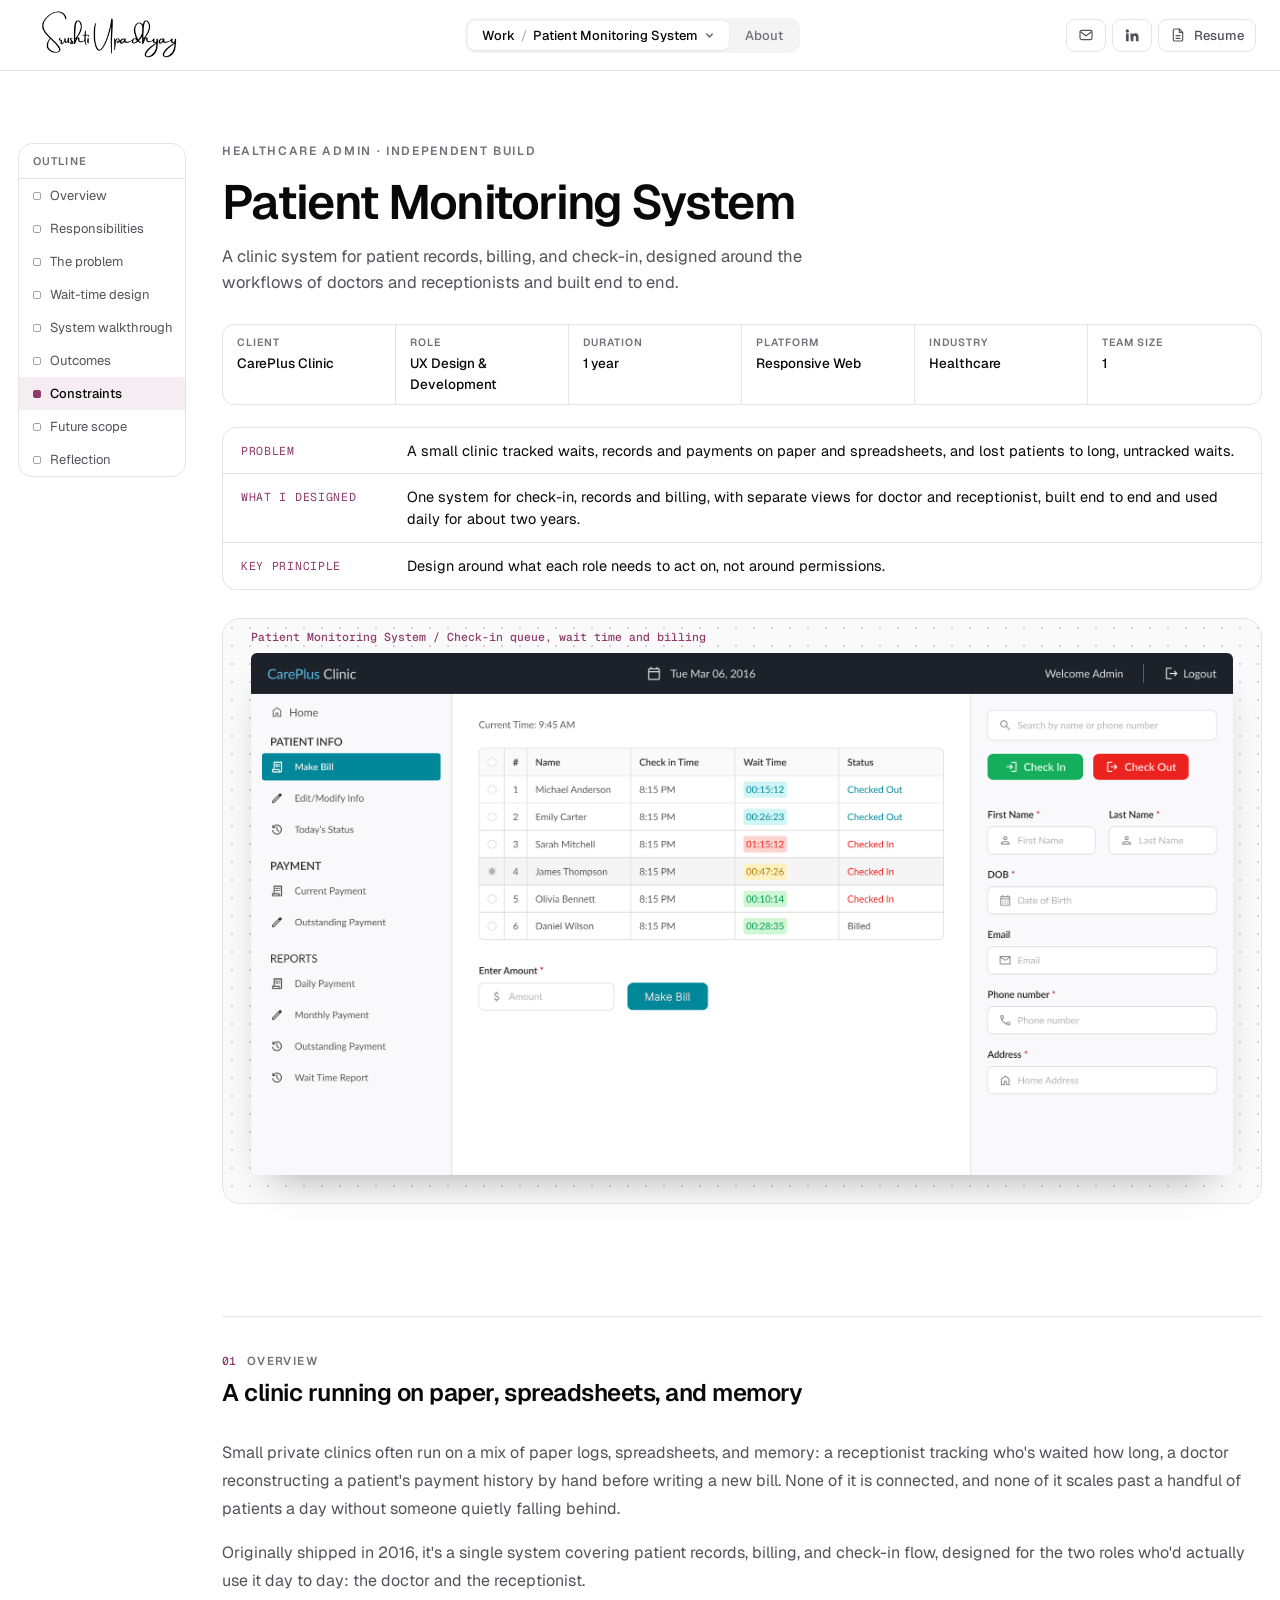
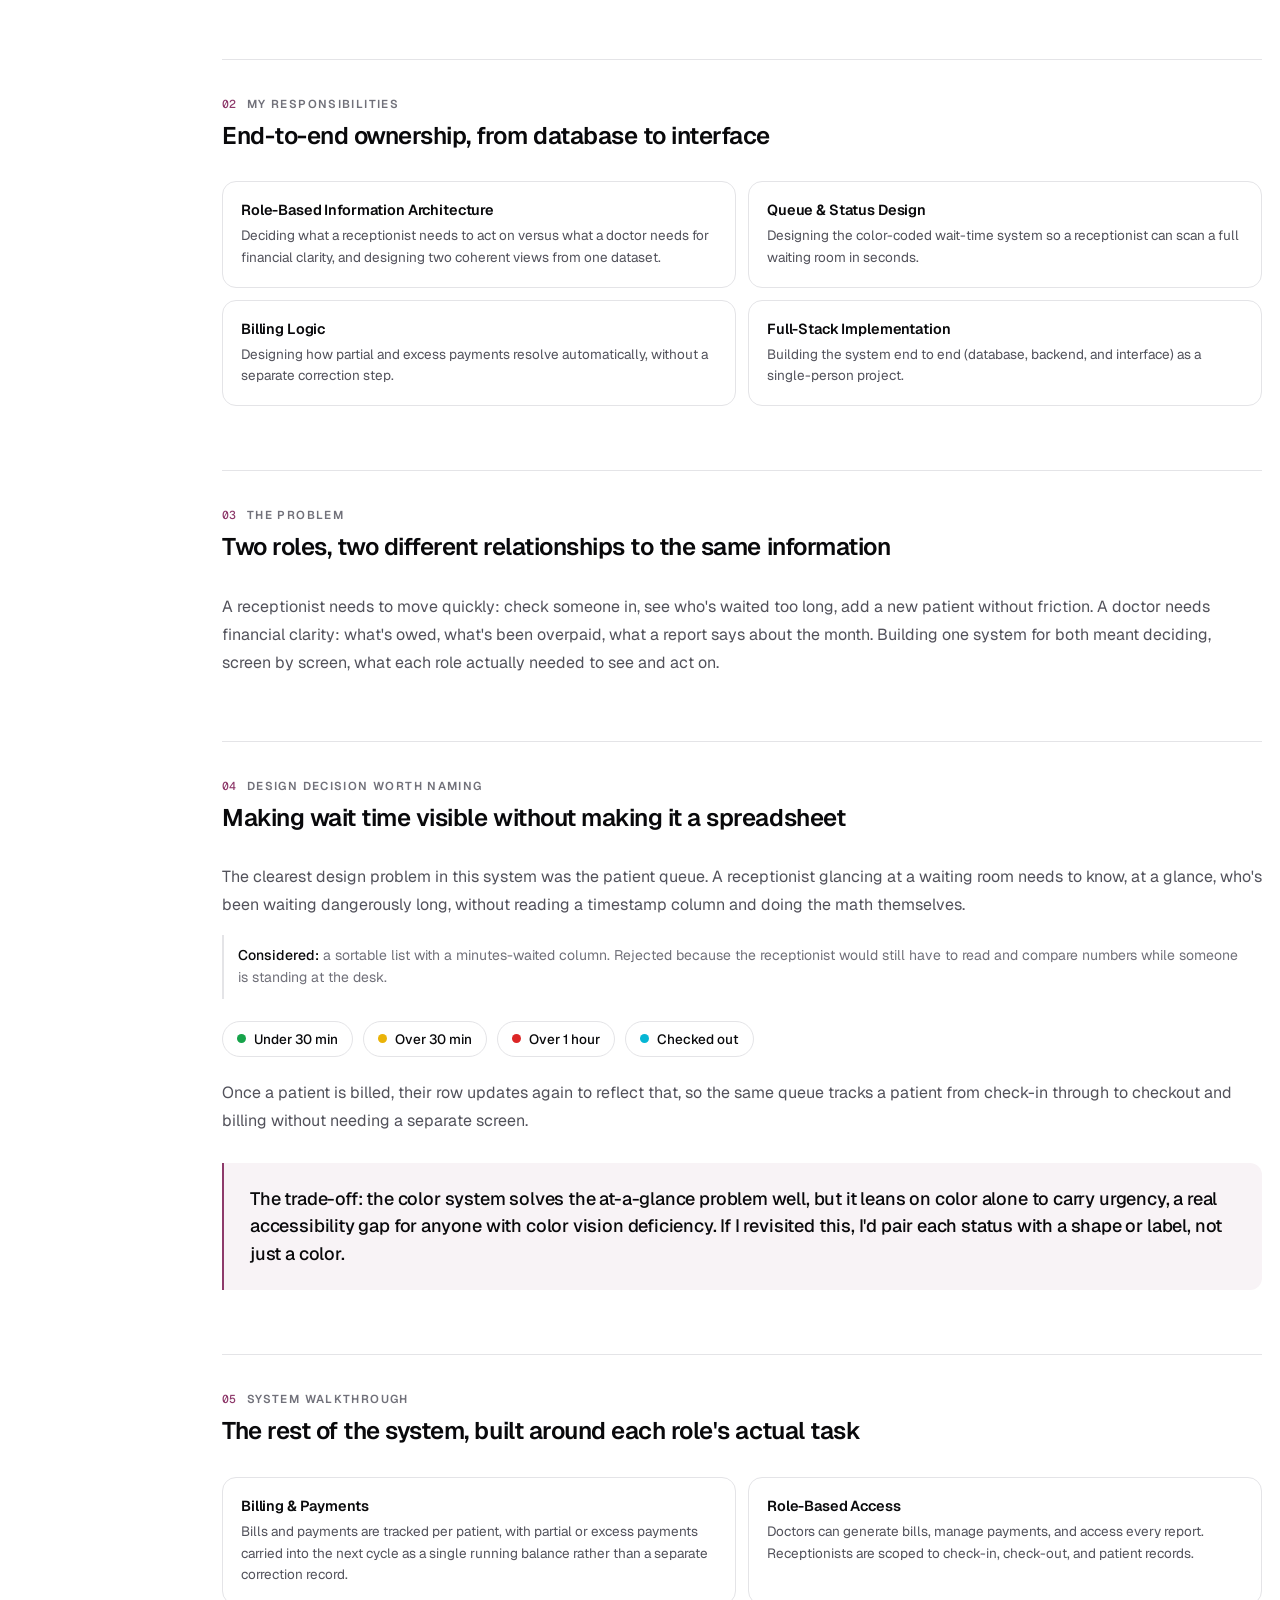
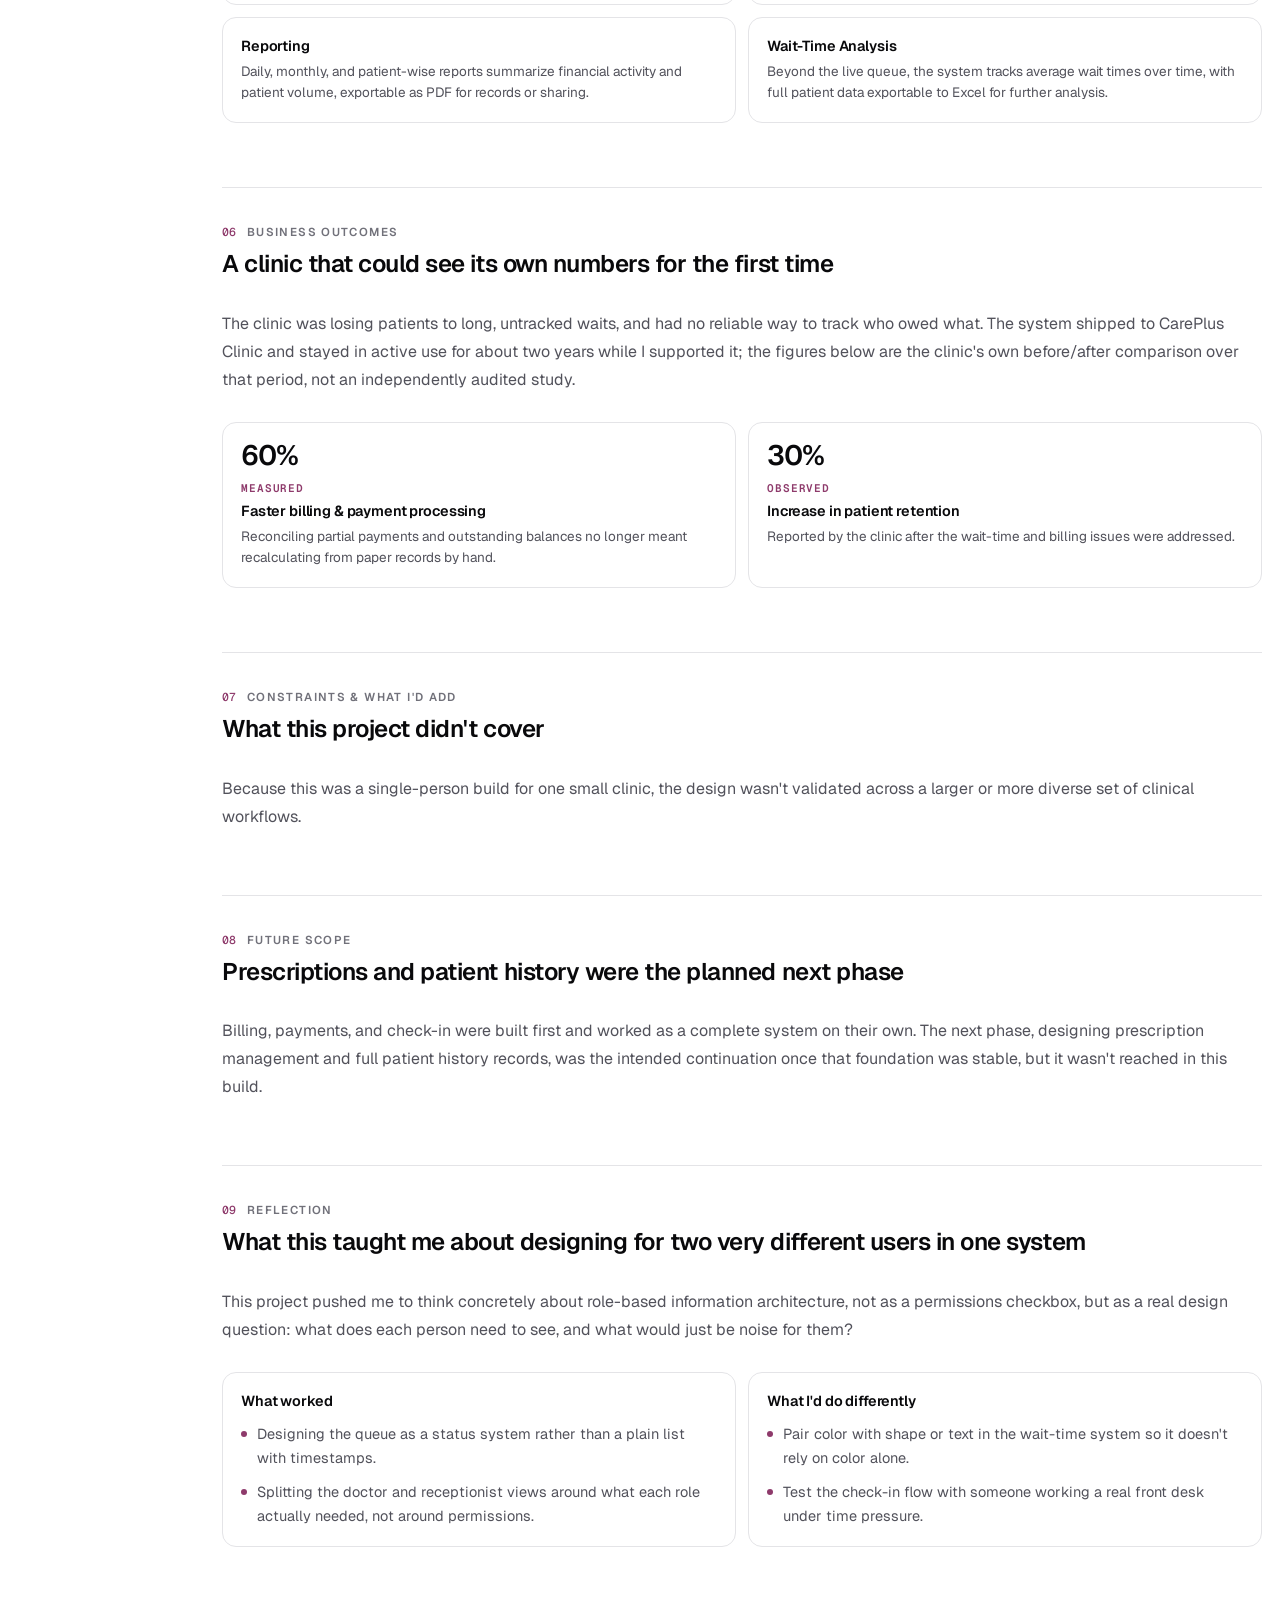
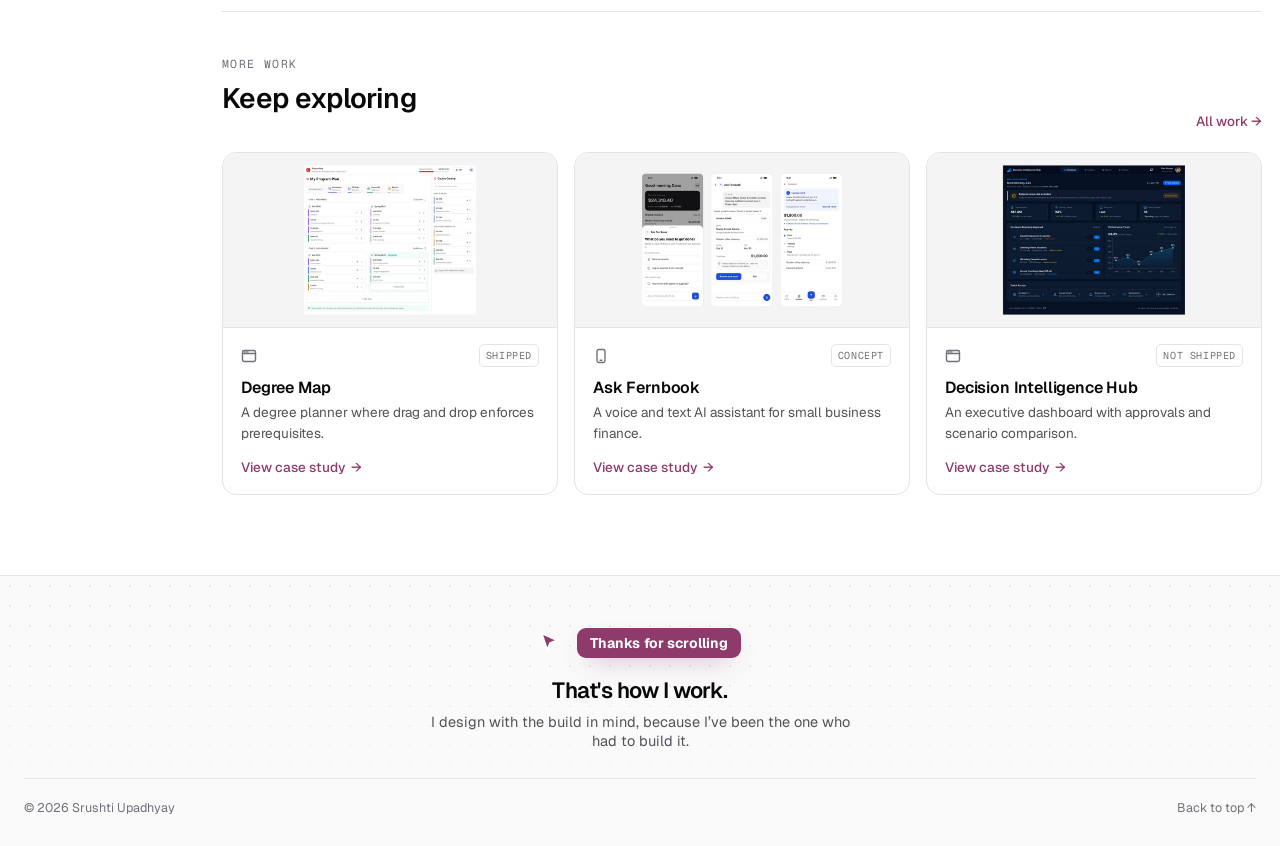
<file: patient-monitoring.html>
<!DOCTYPE html>
<html lang="en">
<head>
<meta charset="UTF-8">
<meta name="viewport" content="width=device-width, initial-scale=1">
<title>Patient Monitoring System | Srushti Upadhyay</title>
<meta name="description" content="Patient Monitoring System, a clinic system for check-in, billing and live wait status, designed and built end to end.">
<meta property="og:type" content="website">
<meta property="og:title" content="Patient Monitoring System | Srushti Upadhyay">
<meta property="og:description" content="Patient Monitoring System, a clinic system for check-in, billing and live wait status, designed and built end to end.">
<meta property="og:url" content="https://srushtiu1.github.io/portfolio_new1/patient-monitoring.html">
<meta property="og:image" content="https://srushtiu1.github.io/portfolio_new1/assets/images/share/patient-monitoring.jpg">
<meta property="og:image:width" content="1200">
<meta property="og:image:height" content="630">
<meta name="twitter:card" content="summary_large_image">
<link rel="icon" href="assets/images/favicon.ico" sizes="any">
<link rel="icon" type="image/png" sizes="32x32" href="assets/images/favicon.png">
<link rel="icon" type="image/png" sizes="192x192" href="assets/images/icon-192.png">
<link rel="apple-touch-icon" href="assets/images/apple-touch-icon.png">
<meta name="theme-color" content="#ffffff">
<link rel="preconnect" href="https://fonts.googleapis.com">
<link rel="preconnect" href="https://fonts.gstatic.com" crossorigin>
<link href="https://fonts.googleapis.com/css2?family=Geist:wght@400;500;600;700&family=Geist+Mono:wght@400;500&display=swap" rel="stylesheet">
<link rel="stylesheet" href="assets/css/site.css">
<link rel="stylesheet" href="assets/css/case-study.css">

<!-- Umami analytics -->
<script defer src="https://cloud.umami.is/script.js" data-website-id="733bc268-2fc8-4b33-a353-a74e0b7820bf"></script>
</head>
<body data-page="case" data-project="Patient Monitoring System">
<div class="prog" id="prog"></div>
<div id="site-header"></div>

<div class="shell">
<nav class="outline" id="outline" aria-label="Case study outline"><div class="ph">Outline</div></nav>

<main>
  <div class="hero">
    <div class="eyebrow">Healthcare Admin &middot; Independent Build</div>
    <h1>Patient Monitoring System</h1>
    <p class="sub">A clinic system for patient records, billing, and check-in, designed around the workflows of doctors and receptionists and built end to end.</p>
    <div class="meta"><div><small>Client</small><span>CarePlus Clinic</span></div><div><small>Role</small><span>UX Design &amp; Development</span></div><div><small>Duration</small><span>1 year</span></div><div><small>Platform</small><span>Responsive Web</span></div><div><small>Industry</small><span>Healthcare</span></div><div><small>Team size</small><span>1</span></div></div>
    <div class="tldr" aria-label="Summary">
      <div><small class="mono">Problem</small><span>A small clinic tracked waits, records and payments on paper and spreadsheets, and lost patients to long, untracked waits.</span></div>
      <div><small class="mono">What I designed</small><span>One system for check-in, records and billing, with separate views for doctor and receptionist, built end to end and used daily for about two years.</span></div>
      <div><small class="mono">Key principle</small><span>Design around what each role needs to act on, not around permissions.</span></div>
    </div>
    <div class="canvas"><div class="tag mono">Patient Monitoring System / Check-in queue, wait time and billing</div><div class="fr"><img width="4320" height="2298" src="assets/images/patient-monitoring-hero.png" alt="Patient Monitoring System, check-in queue, wait-time status, and billing screen" class="zm"></div></div>
  </div>

  <section id="overview" data-t="Overview">
    <div class="sh"><div class="se">Overview</div><h2>A clinic running on paper, spreadsheets, and memory</h2></div>
    <div class="sbody">
    <p class="b">Small private clinics often run on a mix of paper logs, spreadsheets, and memory: a receptionist tracking who's waited how long, a doctor reconstructing a patient's payment history by hand before writing a new bill. None of it is connected, and none of it scales past a handful of patients a day without someone quietly falling behind.</p>
    <p class="b">Originally shipped in 2016, it's a single system covering patient records, billing, and check-in flow, designed for the two roles who'd actually use it day to day: the doctor and the receptionist.</p>
    </div>
  </section>

  <section id="role" data-t="Responsibilities">
    <div class="sh"><div class="se">My responsibilities</div><h2>End-to-end ownership, from database to interface</h2></div>
    <div class="sbody">
    <div class="cards c2"><div class="card"><h3>Role-Based Information Architecture</h3><p>Deciding what a receptionist needs to act on versus what a doctor needs for financial clarity, and designing two coherent views from one dataset.</p></div><div class="card"><h3>Queue &amp; Status Design</h3><p>Designing the color-coded wait-time system so a receptionist can scan a full waiting room in seconds.</p></div><div class="card"><h3>Billing Logic</h3><p>Designing how partial and excess payments resolve automatically, without a separate correction step.</p></div><div class="card"><h3>Full-Stack Implementation</h3><p>Building the system end to end (database, backend, and interface) as a single-person project.</p></div></div>
    </div>
  </section>

  <section id="problem" data-t="The problem">
    <div class="sh"><div class="se">The problem</div><h2>Two roles, two different relationships to the same information</h2></div>
    <div class="sbody">
    <p class="b">A receptionist needs to move quickly: check someone in, see who's waited too long, add a new patient without friction. A doctor needs financial clarity: what's owed, what's been overpaid, what a report says about the month. Building one system for both meant deciding, screen by screen, what each role actually needed to see and act on.</p>
    </div>
  </section>

  <section id="wait" data-t="Wait-time design">
    <div class="sh"><div class="se">Design decision worth naming</div><h2>Making wait time visible without making it a spreadsheet</h2></div>
    <div class="sbody">
    <p class="b">The clearest design problem in this system was the patient queue. A receptionist glancing at a waiting room needs to know, at a glance, who's been waiting dangerously long, without reading a timestamp column and doing the math themselves.</p>
    <p class="rej"><b>Considered:</b> a sortable list with a minutes-waited column. Rejected because the receptionist would still have to read and compare numbers while someone is standing at the desk.</p>
    <div class="status"><span class="chip"><i style="background:#16a34a"></i>Under 30 min</span><span class="chip"><i style="background:#eab308"></i>Over 30 min</span><span class="chip"><i style="background:#dc2626"></i>Over 1 hour</span><span class="chip"><i style="background:#06b6d4"></i>Checked out</span></div>
    <p class="b">Once a patient is billed, their row updates again to reflect that, so the same queue tracks a patient from check-in through to checkout and billing without needing a separate screen.</p>
    <div class="quote">The trade-off: the color system solves the at-a-glance problem well, but it leans on color alone to carry urgency, a real accessibility gap for anyone with color vision deficiency. If I revisited this, I'd pair each status with a shape or label, not just a color.</div>    </div>
  </section>

  <section id="walkthrough" data-t="System walkthrough">
    <div class="sh"><div class="se">System walkthrough</div><h2>The rest of the system, built around each role's actual task</h2></div>
    <div class="sbody">
    <div class="cards c2"><div class="card"><h3>Billing &amp; Payments</h3><p>Bills and payments are tracked per patient, with partial or excess payments carried into the next cycle as a single running balance rather than a separate correction record.</p></div><div class="card"><h3>Role-Based Access</h3><p>Doctors can generate bills, manage payments, and access every report. Receptionists are scoped to check-in, check-out, and patient records.</p></div><div class="card"><h3>Reporting</h3><p>Daily, monthly, and patient-wise reports summarize financial activity and patient volume, exportable as PDF for records or sharing.</p></div><div class="card"><h3>Wait-Time Analysis</h3><p>Beyond the live queue, the system tracks average wait times over time, with full patient data exportable to Excel for further analysis.</p></div></div>
    </div>
  </section>

  <section id="outcomes" data-t="Outcomes">
    <div class="sh"><div class="se">Business outcomes</div><h2>A clinic that could see its own numbers for the first time</h2></div>
    <div class="sbody">
    <p class="b">The clinic was losing patients to long, untracked waits, and had no reliable way to track who owed what. The system shipped to CarePlus Clinic and stayed in active use for about two years while I supported it; the figures below are the clinic's own before/after comparison over that period, not an independently audited study.</p>
    <div class="cards c2"><div class="card"><div class="big">60%</div><span class="tg mono">Measured</span><h3>Faster billing &amp; payment processing</h3><p>Reconciling partial payments and outstanding balances no longer meant recalculating from paper records by hand.</p></div><div class="card"><div class="big">30%</div><span class="tg mono">Observed</span><h3>Increase in patient retention</h3><p>Reported by the clinic after the wait-time and billing issues were addressed.</p></div></div>    </div>
  </section>

  <section id="constraints" data-t="Constraints">
    <div class="sh"><div class="se">Constraints &amp; what I'd add</div><h2>What this project didn't cover</h2></div>
    <div class="sbody">
    <p class="b">Because this was a single-person build for one small clinic, the design wasn't validated across a larger or more diverse set of clinical workflows.</p>
    </div>
  </section>

  <section id="future" data-t="Future scope">
    <div class="sh"><div class="se">Future scope</div><h2>Prescriptions and patient history were the planned next phase</h2></div>
    <div class="sbody">
    <p class="b">Billing, payments, and check-in were built first and worked as a complete system on their own. The next phase, designing prescription management and full patient history records, was the intended continuation once that foundation was stable, but it wasn't reached in this build.</p>
    </div>
  </section>

  <section id="reflection" data-t="Reflection">
    <div class="sh"><div class="se">Reflection</div><h2>What this taught me about designing for two very different users in one system</h2></div>
    <div class="sbody">
    <p class="b">This project pushed me to think concretely about role-based information architecture, not as a permissions checkbox, but as a real design question: what does each person need to see, and what would just be noise for them?</p>
    <div class="cards c2"><div class="card"><h3>What worked</h3><ul class="bl"><li>Designing the queue as a status system rather than a plain list with timestamps.</li><li>Splitting the doctor and receptionist views around what each role actually needed, not around permissions.</li></ul></div><div class="card"><h3>What I'd do differently</h3><ul class="bl"><li>Pair color with shape or text in the wait-time system so it doesn't rely on color alone.</li><li>Test the check-in flow with someone working a real front desk under time pressure.</li></ul></div></div>    </div>
  </section>

  <section class="more" aria-labelledby="more-h">
    <div class="moreh"><div><span class="mono">More work</span><h2 id="more-h">Keep exploring</h2></div><a href="index.html#work">All work &rarr;</a></div>
    <div class="mgrid">
      <a class="mc" href="degree-map.html">
        <div class="mth"><img src="assets/images/share/degree-map.jpg" width="1200" height="630" alt="" loading="lazy"></div>
        <div class="mbd"><div class="mtp"><svg viewBox="0 0 16 16" width="16" height="16" fill="none" stroke="currentColor" stroke-width="1.4" stroke-linecap="round" aria-hidden="true"><rect x="1.5" y="2.5" width="13" height="11" rx="1.75"/><path d="M1.5 5.5h13"/><path d="M3.6 4h.01M5.2 4h.01M6.8 4h.01" stroke-width="1.6"/></svg><span class="mtg mono">Shipped</span></div><b>Degree Map</b><small>A degree planner where drag and drop enforces prerequisites.</small><span class="mgo">View case study <i>&rarr;</i></span></div>
      </a>
      <a class="mc" href="ask-fernbook.html">
        <div class="mth"><img src="assets/images/share/ask-fernbook.jpg" width="1200" height="630" alt="" loading="lazy"></div>
        <div class="mbd"><div class="mtp"><svg viewBox="0 0 16 16" width="16" height="16" fill="none" stroke="currentColor" stroke-width="1.4" stroke-linecap="round" aria-hidden="true"><rect x="4" y="1.5" width="8" height="13" rx="1.75"/><path d="M7 12.2h2"/></svg><span class="mtg mono">Concept</span></div><b>Ask Fernbook</b><small>A voice and text AI assistant for small business finance.</small><span class="mgo">View case study <i>&rarr;</i></span></div>
      </a>
      <a class="mc" href="decision-hub.html">
        <div class="mth"><img src="assets/images/share/decision-hub.jpg" width="1200" height="630" alt="" loading="lazy"></div>
        <div class="mbd"><div class="mtp"><svg viewBox="0 0 16 16" width="16" height="16" fill="none" stroke="currentColor" stroke-width="1.4" stroke-linecap="round" aria-hidden="true"><rect x="1.5" y="2.5" width="13" height="11" rx="1.75"/><path d="M1.5 5.5h13"/><path d="M3.6 4h.01M5.2 4h.01M6.8 4h.01" stroke-width="1.6"/></svg><span class="mtg mono">Not shipped</span></div><b>Decision Intelligence Hub</b><small>An executive dashboard with approvals and scenario comparison.</small><span class="mgo">View case study <i>&rarr;</i></span></div>
      </a>
    </div>
  </section>

</main>
</div>
<div id="site-footer"></div>

<div class="lb" id="lb" role="dialog" aria-label="Image viewer"><img alt=""></div>
<script src="assets/js/site.js"></script>
<script src="assets/js/case-study.js"></script>
</body>
</html>
</file>
<file: assets/css/site.css>
/* site.css : shared by every page (tokens, base, header, footer) */
:root {
  --ink: #09090b;
  --body: #52525b;
  --muted: #71717a;
  --faint: #a1a1aa;
  --line: #e4e4e7;
  --soft: #f4f4f5;
  --paper: #fff;
  --a: #8E3A6B;
  --a-hover: color-mix(in srgb, var(--a) 82%, #000);
  --a-soft: color-mix(in srgb, var(--a) 11%, #fff);
  --a-line: color-mix(in srgb, var(--a) 38%, #fff);
  --ease: cubic-bezier(.16, 1, .3, 1)
}

* {
  box-sizing: border-box;
  margin: 0;
  padding: 0
}

html {
  scroll-behavior: smooth;
  scroll-padding-top: 80px
}

body {
  font-family: 'Geist', system-ui, sans-serif;
  color: var(--ink);
  background: #fff;
  -webkit-font-smoothing: antialiased
}

.mono {
  font-family: 'Geist Mono', ui-monospace, monospace
}

:focus-visible {
  outline: 2px solid var(--a);
  outline-offset: 2px;
  border-radius: 4px
}

::selection {
  background: color-mix(in srgb, var(--a) 22%, #fff)
}

img {
  -webkit-user-drag: none;
  user-select: none;
  display: block;
  max-width: 100%
}

button {
  font: inherit;
  color: inherit;
  background: none;
  border: 0;
  cursor: pointer
}

a {
  color: inherit;
  text-decoration: none
}

.bar {
  display: flex;
  align-items: center;
  justify-content: space-between;
  gap: 16px;
  padding: 6px 24px
}

.logo {
  font-size: 13px;
  font-weight: 600;
  letter-spacing: .08em
}

.crumb {
  font-size: 13px;
  color: var(--muted)
}

.crumb a:hover {
  color: var(--ink)
}

.crumb b {
  color: var(--ink);
  font-weight: 500
}

.soc {
  display: flex;
  gap: 6px
}

.sb {
  display: inline-flex;
  align-items: center;
  gap: 8px;
  font-size: 13px;
  font-weight: 500;
  color: var(--body);
  padding: 7px 11px;
  border: 1px solid var(--line);
  border-radius: 9px;
  transition: .2s var(--ease)
}

.sb:hover {
  border-color: var(--a);
  color: var(--a);
  transform: translateY(-1px)
}

.ft {
  margin-top: 80px;
  border-top: 1px solid var(--line);
  background: #fafafa;
  text-align: center;
  padding: 52px 24px 30px;
  position: relative;
  overflow: hidden
}

.ft::before {
  content: "";
  position: absolute;
  inset: 0;
  background-image: radial-gradient(#e4e4e7 1px, transparent 1px);
  background-size: 20px 20px;
  -webkit-mask-image: linear-gradient(#000, transparent);
  mask-image: linear-gradient(#000, transparent);
  pointer-events: none
}

.ft>* {
  position: relative
}

.chipc {
  display: inline-flex;
  align-items: center;
  gap: 2px;
  animation: drift 3.4s ease-in-out infinite alternate
}

.chipc svg {
  width: 22px;
  height: 22px;
  fill: var(--a);
  stroke: #fff;
  stroke-width: 1.2;
  stroke-linejoin: round;
  animation: wig 1.6s ease-in-out infinite;
  transform-origin: 2px 2px
}

.chipc span {
  margin-left: 14px;
  background: var(--a);
  color: #fff;
  font-size: 14px;
  font-weight: 700;
  letter-spacing: .01em;
  padding: 6px 13px;
  border-radius: 9px;
  box-shadow: 0 10px 24px -12px color-mix(in srgb, var(--a) 80%, transparent);
  animation: sway 1.6s ease-in-out infinite
}

@keyframes wig {

  0%,
  100% {
    transform: rotate(0)
  }

  20% {
    transform: rotate(-18deg) translate(-4px, 3px)
  }

  40% {
    transform: rotate(14deg) translate(4px, -4px)
  }

  60% {
    transform: rotate(-12deg) translate(-3px, -5px)
  }

  80% {
    transform: rotate(9deg) translate(3px, 2px)
  }
}

@keyframes sway {

  0%,
  100% {
    transform: translateY(0) rotate(0)
  }

  25% {
    transform: translateY(-4px) rotate(-2.5deg)
  }

  50% {
    transform: translateY(2px) rotate(1.5deg)
  }

  75% {
    transform: translateY(-3px) rotate(2.5deg)
  }
}

@keyframes drift {
  from {
    transform: translateX(-26px)
  }

  to {
    transform: translateX(26px)
  }
}

.ft h2 {
  max-width: none;
  margin: 18px 0 8px;
  font-size: 22px;
  letter-spacing: -.02em;
  font-weight: 600
}

.ft p {
  font-size: 14.5px;
  color: var(--body);
  max-width: 30em;
  margin: 0 auto 28px
}

.fb {
  display: flex;
  justify-content: space-between;
  align-items: center;
  gap: 12px;
  flex-wrap: wrap;
  max-width: 1240px;
  margin: 0 auto;
  padding-top: 20px;
  border-top: 1px solid var(--line);
  font-size: 12.5px;
  color: var(--muted)
}

.fb button {
  font-size: 12.5px;
  color: var(--muted);
  transition: .2s
}

.fb button:hover {
  color: var(--a)
}

.tabs {
  display: flex;
  gap: 2px;
  padding: 3px;
  background: var(--soft);
  border-radius: 10px
}

.tabs a {
  font-size: 13px;
  font-weight: 500;
  color: var(--muted);
  padding: 6px 14px;
  border-radius: 7px;
  transition: .2s var(--ease)
}

.tabs a:hover,
.tabs a.on {
  background: #fff;
  color: var(--ink);
  box-shadow: 0 1px 2px rgba(0, 0, 0, .08)
}

@media(max-width:1100px) {
  .sb .tx {
    display: none
  }

  .sb {
    padding: 8px
  }
}

@media(max-width:700px) {
  .crumb {
    display: none
  }
}



#site-header {
  position: sticky;
  top: 0;
  z-index: 30;
  min-height: 70px;
  background: rgba(255, 255, 255, .8);
  -webkit-backdrop-filter: blur(10px);
  backdrop-filter: blur(10px);
  border-bottom: 1px solid var(--line)
}

.logo img {
  height: 58px;
  width: auto;
  display: block
}

.tabs a[aria-current=true] {
  background: #fff;
  color: var(--ink);
  box-shadow: 0 1px 2px rgba(0, 0, 0, .08)
}

@media(prefers-reduced-motion:reduce) {

  *,
  *::before,
  *::after {
    animation-duration: .01ms !important;
    animation-iteration-count: 1 !important;
    transition-duration: .01ms !important;
    scroll-behavior: auto !important
  }

  .chipc,
  .chipc svg,
  .chipc span,
  .sc {
    animation: none !important
  }
}
/* Email copied popup */
.copy-pop {
  position: fixed; z-index: 60; display: flex; align-items: center; gap: 10px;
  padding: 10px 14px 10px 10px; background: #fff; border: 1px solid var(--line);
  border-radius: 12px; box-shadow: 0 12px 32px -8px rgba(9, 9, 11, .22);
  opacity: 0; transform: translateY(-6px) scale(.97); transform-origin: var(--ax) 0;
  pointer-events: none; transition: opacity .18s, transform .25s var(--ease)
}
.copy-pop.on { opacity: 1; transform: none }
.copy-pop::before {
  content: ""; position: absolute; top: -6px; left: calc(var(--ax) - 6px);
  width: 10px; height: 10px; background: #fff;
  border-left: 1px solid var(--line); border-top: 1px solid var(--line); transform: rotate(45deg)
}
.copy-pop .cp-ic {
  width: 26px; height: 26px; border-radius: 8px; display: grid; place-items: center;
  background: var(--a-soft); color: var(--a); font-size: 13px; font-weight: 700
}
.copy-pop b { display: block; font-size: 13px; font-weight: 600; color: var(--ink) }
.copy-pop small { display: block; font-size: 12.5px; color: var(--body); margin-top: 1px }
@media (prefers-reduced-motion: reduce) { .copy-pop { transition: none } }

/* ---------- Navigation: Work switcher + About (desktop, tablet) ---------- */
.tabs { align-items: center }
.tabs .tab {
  display: inline-flex; align-items: center; gap: 6px;
  font-size: 13px; font-weight: 500; color: var(--muted);
  padding: 6px 14px; border-radius: 7px; white-space: nowrap;
  transition: .2s var(--ease)
}
.tabs .tab:hover, .tabs .tab.on, .tabs .wbtn[aria-expanded=true] {
  background: #fff; color: var(--ink); box-shadow: 0 1px 2px rgba(0, 0, 0, .08)
}
.wbtn .sl { color: var(--faint); font-weight: 400 }
.wbtn b { font-weight: 500; color: var(--ink); max-width: 22em; overflow: hidden; text-overflow: ellipsis }
.wbtn .car { color: var(--muted); transition: transform .2s var(--ease) }
.wbtn[aria-expanded=true] .car { transform: rotate(180deg) }
.wk { position: relative }
.wmenu {
  position: absolute; top: calc(100% + 10px); left: 0; z-index: 50; min-width: 100%; width: max-content;
  background: #fff; border: 1px solid var(--line); border-radius: 12px; padding: 6px;
  box-shadow: 0 18px 40px -14px rgba(9, 9, 11, .22); display: grid; gap: 2px
}
.wmenu[hidden] { display: none }
.wmenu a {
  display: flex; align-items: center; gap: 10px; padding: 9px 12px; border-radius: 8px;
  font-size: 13.5px; font-weight: 500; color: var(--body); white-space: nowrap
}
.wmenu a::before { content: ""; width: 6px; height: 6px; border-radius: 50%; background: var(--line); flex: none }
.wmenu a:hover, .wmenu a:focus-visible { background: var(--soft); color: var(--ink); outline: none }
.wmenu a.cur { color: var(--a); background: var(--a-soft) }
.wmenu a.cur::before { background: var(--a) }

/* ---------- Phones: one menu button, panel drops from the header ---------- */
.mbtn { display: none }
.mnav[hidden] { display: none }
@media (max-width: 700px) {
  .bar { gap: 10px; padding: 6px 14px }
  .bar .tabs, .bar .soc { display: none }
  .logo img { height: 50px; width: auto }
  .mbtn {
    display: grid; place-items: center; width: 40px; height: 40px; border-radius: 10px;
    border: 1px solid var(--line); color: var(--ink); background: #fff
  }
  .mbtn path { transition: transform .25s var(--ease), opacity .2s; transform-origin: 12px 12px }
  .mbtn[aria-expanded=true] .l1 { transform: translateY(5px) rotate(45deg) }
  .mbtn[aria-expanded=true] .l2 { opacity: 0 }
  .mbtn[aria-expanded=true] .l3 { transform: translateY(-5px) rotate(-45deg) }
  .mnav {
    position: fixed; left: 0; right: 0; top: 71px; bottom: 0; z-index: 45;
    background: rgba(9, 9, 11, .28); animation: mfade .2s ease
  }
  .min {
    background: #fff; border-bottom: 1px solid var(--line); padding: 8px 14px 18px;
    box-shadow: 0 18px 30px -18px rgba(9, 9, 11, .3); animation: mdrop .28s var(--ease)
  }
  .mrow {
    display: flex; align-items: center; justify-content: space-between; width: 100%;
    padding: 15px 6px; font-size: 16px; font-weight: 500; color: var(--ink);
    border-bottom: 1px solid var(--line); text-align: left
  }
  .mrow .car { color: var(--muted); transition: transform .2s var(--ease) }
  .mwk[aria-expanded=true] .car { transform: rotate(180deg) }
  .mwl { display: grid; padding: 6px 0 10px; border-bottom: 1px solid var(--line) }
  .mwl[hidden] { display: none }
  .mwl a {
    display: flex; align-items: center; gap: 12px; padding: 12px 10px; border-radius: 10px;
    font-size: 15px; color: var(--body)
  }
  .mwl a::before { content: ""; width: 6px; height: 6px; border-radius: 50%; background: var(--line); flex: none }
  .mwl a.cur { color: var(--a); background: var(--a-soft); font-weight: 500 }
  .mwl a.cur::before { background: var(--a) }
  .msoc { display: grid; grid-template-columns: repeat(3, 1fr); gap: 8px; padding-top: 16px }
  .msoc .sb { justify-content: center; padding: 11px 8px; font-size: 13px; gap: 7px }
  body.mopen { overflow: hidden }
}
@keyframes mfade { from { opacity: 0 } }
@keyframes mdrop { from { transform: translateY(-10px); opacity: 0 } }
@media (prefers-reduced-motion: reduce) { .mnav, .min { animation: none } }

.wbtn b { display: inline-block; vertical-align: bottom }
@media (max-width: 960px) { .wbtn b { max-width: 11em } }
</file>
<file: assets/css/home.css>
/* home.css : homepage only */
.wrap {
  max-width: 1240px;
  margin: 0 auto;
  padding: 0 24px
}

.hero {
  --hv: var(--a);
  --sx: 60%;
  --sy: 40%;
  position: relative;
  isolation: isolate;
  overflow: hidden;
  min-height: calc(100svh - 70px - 40px);
  display: flex;
  align-items: center;
  background: #fafafa;
  border-bottom: 1px solid var(--line)
}

.hero .dots {
  position: absolute;
  inset: 0;
  z-index: -3;
  background-image: radial-gradient(#d4d4d8 1px, transparent 1px);
  background-size: 20px 20px
}

.hero .dots.lit {
  z-index: -2;
  background-image: radial-gradient(var(--a-line) 1.4px, transparent 1.4px);
  -webkit-mask-image: radial-gradient(200px 200px at var(--sx) var(--sy), rgba(0, 0, 0, .75), transparent);
  mask-image: radial-gradient(200px 200px at var(--sx) var(--sy), rgba(0, 0, 0, .75), transparent)
}

.hero .glow {
  position: absolute;
  inset: 0;
  z-index: -1;
  pointer-events: none;
  background: radial-gradient(460px 460px at var(--sx) var(--sy), color-mix(in srgb, var(--a) 7%, transparent), transparent 70%)
}

.hin {
  width: 100%;
  max-width: 1440px;
  margin: 0 auto;
  padding: 48px 28px;
  display: grid;
  grid-template-columns: minmax(0, .88fr) minmax(0, 1.12fr);
  gap: 24px;
  align-items: center
}

.htxt {
  position: relative;
  z-index: 3
}

.hi {
  display: inline-flex;
  align-items: center;
  gap: 8px;
  font-size: 13px;
  font-weight: 500;
  color: var(--body);
  padding: 6px 12px;
  border: 1px solid var(--line);
  border-radius: 999px;
  background: rgba(255, 255, 255, .8);
  margin-bottom: 22px
}

.hi::before {
  content: "";
  width: 7px;
  height: 7px;
  border-radius: 50%;
  background: #16a34a;
  box-shadow: 0 0 0 3px rgba(22, 163, 74, .18)
}

h1 {
  font-size: clamp(30px, 3.7vw, 52px);
  line-height: 1.08;
  letter-spacing: -.035em;
  font-weight: 600;
  max-width: 15em;
  text-wrap: balance
}

h1 em {
  color: var(--hv);
  font-style: italic
}

.sub {
  margin-top: 22px;
  font-size: 18px;
  line-height: 1.6;
  color: var(--body);
  max-width: 30em
}

.tip {
  margin-top: 26px;
  font-size: 12px;
  color: var(--muted)
}

.stage {
  position: relative;
  height: min(70vh, 580px);
  min-height: 400px
}

.fm {
  position: absolute;
  z-index: 1;
  cursor: grab;
  touch-action: none;
  user-select: none;
  will-change: transform
}

.fm.drag {
  cursor: grabbing
}

.fm .fl {
  position: absolute;
  left: 0;
  top: -24px;
  font-size: 11.5px;
  font-weight: 500;
  white-space: nowrap
}

.fm .bx {
  aspect-ratio: 16/10;
  border-radius: 8px;
  overflow: hidden;
  background: #fff;
  border: 1px solid var(--line);
  box-shadow: 0 26px 50px -26px rgba(9, 9, 11, .5);
  transition: box-shadow .3s
}

.fm .bx img {
  width: 100%;
  height: 100%;
  object-fit: cover;
  object-position: top left;
  pointer-events: none
}

.fm::after {
  content: "";
  position: absolute;
  inset: 0;
  border: 1.5px solid var(--c);
  border-radius: 8px;
  opacity: 0;
  transition: .2s;
  pointer-events: none
}

.fm:hover::after,
.fm:focus-visible::after,
.fm.drag::after {
  opacity: 1
}

.fm.drag .bx {
  box-shadow: 0 40px 70px -26px rgba(9, 9, 11, .55)
}

.cur {
  position: absolute;
  left: 0;
  top: 0;
  z-index: 50;
  pointer-events: none;
  transition: transform 1.2s var(--ease)
}

.cur svg {
  width: 18px;
  height: 18px;
  fill: var(--a);
  stroke: #fff;
  stroke-linejoin: round
}

.cur span {
  display: inline-block;
  margin: 0 0 0 14px;
  background: var(--a);
  color: #fff;
  font-size: 12.5px;
  font-weight: 700;
  padding: 3px 8px;
  border-radius: 6px
}

.sc {
  position: absolute;
  z-index: 9999;
  left: 50%;
  bottom: 16px;
  transform: translateX(-50%);
  font-size: 11px;
  letter-spacing: .14em;
  text-transform: uppercase;
  color: var(--body);
  white-space: nowrap;
  padding: 8px 14px;
  background: rgba(255, 255, 255, .88);
  border: 1px solid var(--line);
  border-radius: 999px;
  -webkit-backdrop-filter: blur(8px);
  backdrop-filter: blur(8px);
  animation: bob 2.2s ease-in-out infinite;
  transition: color .2s
}

.sc:hover {
  color: var(--a)
}

@keyframes bob {
  50% {
    transform: translate(-50%, 5px)
  }
}

#work {
  padding-top: 72px
}

.wh .eyebrow {
  margin-bottom: 20px
}

.ws {
  display: grid;
  grid-template-columns: 230px minmax(0, 1fr) 290px;
  height: 580px;
  border: 1px solid var(--line);
  border-radius: 18px;
  overflow: hidden;
  background: #fff;
  box-shadow: 0 30px 60px -40px rgba(9, 9, 11, .3)
}

.panel {
  display: flex;
  flex-direction: column;
  min-width: 0
}

.ph {
  display: flex;
  align-items: center;
  justify-content: space-between;
  padding: 12px 14px;
  font-size: 11px;
  font-weight: 600;
  letter-spacing: .1em;
  text-transform: uppercase;
  color: var(--muted);
  border-bottom: 1px solid var(--line)
}

.layers {
  border-right: 1px solid var(--line)
}

.layer {
  display: flex;
  align-items: center;
  gap: 10px;
  width: 100%;
  text-align: left;
  padding: 10px 14px;
  font-size: 13.5px;
  font-weight: 500;
  color: var(--body);
  border-bottom: 1px solid transparent;
  transition: .15s
}

.layer svg {
  width: 14px;
  height: 14px;
  flex: none;
  color: var(--faint)
}

.layer:hover {
  background: var(--soft)
}

.layer[aria-selected=true] {
  background: color-mix(in srgb, var(--a) 9%, #fff);
  color: var(--ink)
}

.layer small {
  margin-left: auto;
  font-size: 11px;
  color: var(--faint)
}

.hint {
  margin-top: auto;
  padding: 14px;
  font-size: 12px;
  line-height: 1.5;
  color: var(--muted);
  border-top: 1px solid var(--line)
}

.canvas {
  position: relative;
  overflow: hidden;
  background-color: #fafafa;
  background-image: radial-gradient(#d4d4d8 1px, transparent 1px);
  background-size: 18px 18px;
  cursor: grab
}

.canvas.drag {
  cursor: grabbing
}

.frame {
  position: absolute;
  left: 50%;
  top: 50%;
  width: min(92%, 860px);
  aspect-ratio: 16/10;
  transform: translate(calc(-50% + var(--px, 0px)), calc(-50% + var(--py, 0px))) scale(var(--z, 1));
  transition: transform .5s var(--ease)
}

.canvas.drag .frame {
  transition: none
}

.tag {
  position: absolute;
  left: 0;
  top: -26px;
  font-size: 11.5px;
  color: var(--a);
  font-weight: 500;
  display: flex;
  gap: 8px
}

.tag span {
  color: var(--faint)
}

.sel {
  position: absolute;
  inset: 0;
  border: 1.5px solid var(--a);
  border-radius: 6px;
  pointer-events: none
}

.sel i {
  position: absolute;
  width: 8px;
  height: 8px;
  background: #fff;
  border: 1.5px solid var(--a);
  border-radius: 2px
}

.sel i:nth-child(1) {
  left: -5px;
  top: -5px
}

.sel i:nth-child(2) {
  right: -5px;
  top: -5px
}

.sel i:nth-child(3) {
  left: -5px;
  bottom: -5px
}

.sel i:nth-child(4) {
  right: -5px;
  bottom: -5px
}

.shot {
  position: absolute;
  inset: 0;
  overflow: hidden;
  border-radius: 6px;
  background: #fff;
  box-shadow: 0 20px 40px -20px rgba(9, 9, 11, .35)
}

.shot img {
  width: 100%;
  height: 100%;
  object-fit: cover;
  object-position: top left;
  display: block;
  animation: in .5s var(--ease)
}

@keyframes in {
  from {
    opacity: 0;
    transform: translateY(8px)
  }

  to {
    opacity: 1;
    transform: none
  }
}

.zoom {
  position: absolute;
  right: 12px;
  bottom: 12px;
  display: flex;
  align-items: center;
  gap: 2px;
  padding: 3px;
  background: #fff;
  border: 1px solid var(--line);
  border-radius: 9px;
  font-size: 12px
}

.zoom button {
  width: 26px;
  height: 26px;
  border-radius: 6px;
  color: var(--body)
}

.zoom button:hover {
  background: var(--soft)
}

.zoom span {
  min-width: 44px;
  text-align: center;
  color: var(--muted)
}

.insp {
  border-left: 1px solid var(--line);
  overflow: auto
}

.ib {
  padding: 18px 16px;
  border-bottom: 1px solid var(--line)
}

.st {
  display: inline-flex;
  align-items: center;
  gap: 7px;
  font-size: 12.5px;
  font-weight: 500;
  color: var(--muted)
}

.st i {
  width: 7px;
  height: 7px;
  border-radius: 50%;
  background: #16a34a
}

.st.no i {
  background: none;
  border: 1.5px solid var(--faint)
}

.st.cn i {
  background: none;
  border: 1.5px dashed var(--a)
}

.insp h2 {
  font-size: 22px;
  letter-spacing: -.02em;
  line-height: 1.2;
  margin: 10px 0 8px
}

.insp p {
  font-size: 14px;
  line-height: 1.6;
  color: var(--body)
}

.lbl {
  font-size: 11px;
  font-weight: 600;
  letter-spacing: .1em;
  text-transform: uppercase;
  color: var(--muted);
  margin-bottom: 10px
}

.stats {
  display: grid;
  grid-template-columns: 1fr 1fr;
  gap: 8px
}

.stat {
  padding: 14px 12px;
  border: 1px solid var(--line);
  border-radius: 12px;
  background: #fff;
  transition: .25s var(--ease)
}

.stat:hover {
  border-color: color-mix(in srgb, var(--a) 40%, var(--line));
  transform: translateY(-1px)
}

.stat.w {
  grid-column: 1/-1
}

.stat b {
  display: block;
  font-size: 26px;
  letter-spacing: -.03em;
  font-weight: 600;
  line-height: 1
}

.stat>span {
  display: block;
  margin-top: 6px;
  font-size: 12px;
  line-height: 1.35;
  color: var(--muted)
}

.stat em {
  display: inline-block;
  margin-top: 8px;
  font-style: normal;
  font-size: 10px;
  letter-spacing: .08em;
  text-transform: uppercase;
  color: var(--a)
}

.chips {
  display: flex;
  flex-wrap: wrap;
  gap: 6px
}

.chip {
  font-size: 12.5px;
  font-weight: 500;
  padding: 6px 10px;
  border-radius: 999px;
  border: 1px solid var(--line);
  color: var(--body)
}

.chip.hl {
  color: var(--a);
  background: color-mix(in srgb, var(--a) 9%, #fff);
  border-color: color-mix(in srgb, var(--a) 28%, var(--line))
}

.open {
  display: flex;
  align-items: center;
  justify-content: space-between;
  margin: 16px;
  padding: 12px 14px;
  font-size: 14px;
  font-weight: 600;
  color: #fff;
  background: var(--a);
  border-radius: 10px;
  transition: .25s var(--ease)
}

.open:hover {
  filter: brightness(.92);
  transform: translateY(-1px)
}

.open span {
  transition: transform .25s var(--ease)
}

.open:hover span {
  transform: translateX(3px)
}

.sec {
  padding: 112px 0 0
}

.about {
  display: grid;
  grid-template-columns: minmax(0, 1fr) minmax(300px, 440px);
  gap: 64px;
  align-items: stretch
}

.eyebrow {
  font-size: 12px;
  font-weight: 600;
  letter-spacing: .14em;
  text-transform: uppercase;
  color: var(--muted);
  margin-bottom: 24px
}

.about h2 {
  font-size: 30px;
  line-height: 1.25;
  letter-spacing: -.02em;
  font-weight: 600;
  margin-bottom: 22px;
  max-width: 21em
}

.rows {
  border-top: 1px solid var(--line)
}

.row {
  display: grid;
  grid-template-columns: 32px minmax(0, 1fr);
  gap: 10px;
  padding: 14px 0;
  border-bottom: 1px solid var(--line);
  transition: opacity .3s var(--ease)
}

.rows:hover .row {
  opacity: .35
}

.rows .row:hover {
  opacity: 1
}

.row .n {
  font: 500 12px 'Geist Mono', monospace;
  color: var(--a);
  padding-top: 3px
}

.row h3 {
  font-size: 15px;
  font-weight: 600;
  letter-spacing: -.01em;
  margin-bottom: 3px;
  transition: transform .3s var(--ease)
}

.row:hover h3 {
  transform: translateX(4px)
}

.row p {
  font-size: 15px;
  line-height: 1.65;
  color: var(--body);
  margin: 0
}

.ac {
  font-weight: 600;
  color: var(--a)
}

.focus {
  margin-top: 26px;
  display: flex;
  align-items: center;
  gap: 12px;
  flex-wrap: wrap
}

.focus .lbl {
  margin: 0
}

.pf {
  position: relative;
  width: 100%;
  min-height: 380px;
  perspective: 1000px
}

.pf .fl3 {
  position: absolute;
  left: 0;
  top: -24px;
  font-size: 11.5px;
  font-weight: 500;
  color: var(--a);
  display: flex;
  gap: 8px
}

.pf .fl3 span {
  color: var(--faint)
}

.pf .sel2 {
  position: absolute;
  inset: 0;
  border: 1.5px solid var(--a);
  border-radius: 18px;
  opacity: 0;
  transition: .25s;
  pointer-events: none;
  z-index: 2
}

.pf:hover .sel2 {
  opacity: 1
}

.photo {
  width: 100%;
  height: 100%;
  border-radius: 18px;
  overflow: hidden;
  background: var(--soft);
  transition: transform .4s var(--ease);
  will-change: transform
}

.photo img {
  width: 100%;
  height: 100%;
  object-fit: cover;
  object-position: center 22%;
  display: block
}

@media(max-width:960px) {
  .ws {
    grid-template-columns: 1fr;
    height: auto
  }

  .layers {
    border-right: 0;
    border-bottom: 1px solid var(--line);
    flex-direction: row;
    overflow: auto
  }

  .layers .ph,
  .hint {
    display: none
  }

  .layer {
    white-space: nowrap;
    width: auto;
    flex: none
  }

  .layer small {
    display: none
  }

  .canvas {
    height: 340px
  }

  .insp {
    border-left: 0;
    border-top: 1px solid var(--line)
  }

  .about {
    grid-template-columns: 1fr;
    gap: 40px
  }

  .pf {
    order: -1;
    min-height: 0;
    width: min(100%, 260px)
  }

  .photo {
    height: auto;
    aspect-ratio: 4/5
  }
}

@media(max-width:960px) {
  .hero {
    min-height: calc(100svh - 70px - 48px)
  }

  .hin {
    grid-template-columns: 1fr;
    padding: 36px 20px 40px;
    gap: 36px
  }

  .stage {
    height: 340px;
    min-height: 0
  }

  .sc {
    bottom: 20px
  }
}

.layer[aria-selected=true] svg {
  color: var(--a)
}

.canvas {
  touch-action: pan-y
}

@media(pointer:coarse) {
  .fm {
    touch-action: auto;
    cursor: pointer
  }

  .zoom button {
    width: 38px;
    height: 38px
  }

  .zoom span {
    min-width: 52px
  }
}

/* quiet hero: depth parallax */
.hero { --px: 0; --py: 0 }
.hero .dots, .hero .dots.lit { inset: -24px; transform: translate3d(calc(var(--px) * -10px), calc(var(--py) * -8px), 0) }
.hero .dots.lit { -webkit-mask-position: 0 0; }
.htxt { transform: translate3d(calc(var(--px) * 6px), calc(var(--py) * 4px), 0); will-change: transform }

/* option A: centered text only */
.hero-c .hin { grid-template-columns: 1fr; max-width: 980px; padding: 72px 24px 96px; text-align: center; justify-items: center }
.hero-c h1 { font-size: clamp(34px, 5.2vw, 72px); max-width: 14em; margin: 0 auto }
.hero-c .sub { margin-left: auto; margin-right: auto; font-size: clamp(16px, 1.5vw, 20px) }

/* option B: text and a quiet work index */
.hidx { position: relative; z-index: 3; border: 1px solid var(--line); border-radius: 14px; background: rgba(255, 255, 255, .72); -webkit-backdrop-filter: blur(6px); backdrop-filter: blur(6px); overflow: hidden; max-width: 520px; width: 100%; justify-self: end }
.hidx .ih { display: flex; justify-content: space-between; padding: 12px 16px; font-size: 11px; letter-spacing: .12em; text-transform: uppercase; color: var(--muted); border-bottom: 1px solid var(--line) }
.hidx a { display: grid; grid-template-columns: 28px 1fr auto; gap: 4px 12px; align-items: center; padding: 16px; border-bottom: 1px solid var(--line); color: inherit; text-decoration: none; transition: background .2s }
.hidx a:last-child { border-bottom: 0 }
.hidx a:hover, .hidx a:focus-visible { background: color-mix(in srgb, var(--a) 5%, #fff) }
.hidx .n { font-size: 11px; color: var(--faint) }
.hidx b { font-size: 15px; font-weight: 600; letter-spacing: -.01em }
.hidx small { grid-column: 2; font-size: 13px; color: var(--body) }
.hidx .go { grid-row: 1 / span 2; grid-column: 3; color: var(--faint); transition: transform .2s, color .2s }
.hidx a:hover .go { transform: translateX(3px); color: var(--a) }
.hidx .dot { display: inline-block; width: 6px; height: 6px; border-radius: 50%; background: #16a34a; margin-right: 6px; vertical-align: 1px }
.hidx .dot.no { background: var(--faint) }
@media(max-width:960px) { .hidx { justify-self: stretch; max-width: none } .hero-c .hin { padding: 48px 20px 64px } }
@media(prefers-reduced-motion:reduce) { .htxt, .hero .dots, .hero .dots.lit { transform: none } }


/* ---------- Hero sketch lens: the thinking behind the design ---------- */
@font-face { font-family: "Caveat"; src: url(../fonts/caveat-500.woff2) format("woff2"); font-weight: 500; font-display: swap }
.hero { background: #fff; --lx: 50%; --ly: 50%; --lr: 0px }
.hero .xray {
  position: absolute; inset: 0; z-index: 4; display: flex; align-items: center;
  background: #f8f7f3; pointer-events: none;
  -webkit-mask: radial-gradient(circle var(--lr) at var(--lx) var(--ly), #000 calc(var(--lr) - 1px), transparent var(--lr));
  mask: radial-gradient(circle var(--lr) at var(--lx) var(--ly), #000 calc(var(--lr) - 1px), transparent var(--lr))
}
.xray .sk { position: absolute; inset: 0 }
.xray .sk svg { display: block }
.xray .sk .grid { stroke: #e7e5dd; stroke-width: 1 }
.xray .sk .pen { fill: none; stroke: #9a9aa2; stroke-width: 1.4; stroke-linecap: round; stroke-linejoin: round }
.xray .sk .pen .em { stroke: var(--a); stroke-width: 1.8 }
.xray .sk .hand { font: 500 26px/1 "Caveat", "Bradley Hand", cursive; fill: #6b6b73 }
.xray .hin { position: relative }
.xray .hi { background: #fff }
/* the ring that marks the lens */
.hero .lens {
  position: absolute; left: 0; top: 0; z-index: 5; pointer-events: none;
  width: calc(var(--lr) * 2); height: calc(var(--lr) * 2); border-radius: 50%;
  transform: translate(calc(var(--lx) - var(--lr)), calc(var(--ly) - var(--lr)));
  border: 1px solid rgba(82, 82, 91, .28);
  box-shadow: 0 16px 40px -28px rgba(9, 9, 11, .25)
}
.lens-hint {
  position: absolute; left: 50%; bottom: 64px; transform: translateX(-50%); z-index: 6;
  font: 11px/1 "Geist Mono", ui-monospace, monospace; letter-spacing: .12em; text-transform: uppercase;
  color: var(--muted); transition: opacity .4s; pointer-events: none
}
.hero.xr-used .lens-hint { opacity: 0 }
@media (max-width: 960px) { .lens-hint { bottom: 74px } }
.lens-hint { white-space: nowrap }

/* even line breaks in the hero, no single word left on its own line */
.hero h1 { text-wrap: balance }
.hero .sub { text-wrap: pretty }

/* phones: lift the text a little so the hint and scroll button stay clear of the browser toolbar */
@media(max-width:960px) { .hero-c .hin { padding: 32px 20px 104px } }
/* the lens ring only shows while the lens is open, so no stray dot is left behind after a tap */
.hero .lens { opacity: 0; transition: opacity .25s }
.hero.xr-on .lens { opacity: 1 }

/* ---------- Work section: guidance, browse control, reading time ---------- */
.wh { display: flex; align-items: flex-end; justify-content: space-between; gap: 20px; margin-bottom: 20px }
.wh .eyebrow { margin-bottom: 0 }
.whs { font-size: 14px; color: var(--body) }
.whs b { color: var(--ink); font-weight: 500 }
.canvas, .canvas.drag { cursor: default }
.browse {
  position: absolute; right: 16px; bottom: 16px; z-index: 2; white-space: nowrap;
  display: flex; align-items: center; gap: 2px; padding: 3px;
  background: #fff; border: 1px solid var(--line); border-radius: 10px; box-shadow: 0 1px 2px rgba(0, 0, 0, .04)
}
.browse button { width: 30px; height: 28px; display: grid; place-items: center; border-radius: 7px; font-size: 13px; color: var(--body); transition: .15s }
.browse button:hover { background: var(--soft); color: var(--ink) }
.browse button:focus-visible { outline: 2px solid var(--a); outline-offset: 1px }
.browse span { min-width: 44px; text-align: center; font-size: 11px; color: var(--muted); font-variant-numeric: tabular-nums }
.open small { margin-left: auto; margin-right: 12px; font-size: 12px; font-weight: 400; opacity: .85 }
@media (max-width: 960px) {
  .wh { display: block }
  .whs { font-size: 13.5px; margin-top: 8px }
  .browse { right: 10px; bottom: 10px }
  .browse button { width: 36px; height: 34px }
  .layers { -webkit-mask-image: linear-gradient(90deg, #000 85%, transparent); mask-image: linear-gradient(90deg, #000 85%, transparent) }
}
</file>
<file: assets/css/case-study.css>
/* case-study.css : shared by the three case study pages */
.prog {
  position: fixed;
  top: 0;
  left: 0;
  height: 2px;
  width: 0;
  background: var(--a);
  z-index: 50
}

.shell {
  max-width: 1560px;
  margin: 0 auto;
  padding: 0 18px;
  display: grid;
  grid-template-columns: 168px minmax(0, 1fr);
  column-gap: 36px
}

.outline {
  position: sticky;
  top: 76px;
  align-self: start;
  margin-top: 72px;
  border: 1px solid var(--line);
  border-radius: 14px;
  overflow: hidden;
  font-size: 13px;
  max-height: calc(100vh - 100px);
  overflow-y: auto
}

.outline .ph {
  padding: 10px 14px;
  font-size: 11px;
  font-weight: 600;
  letter-spacing: .1em;
  text-transform: uppercase;
  color: var(--muted);
  border-bottom: 1px solid var(--line)
}

.outline {
  min-width: 0
}

.outline a {
  display: flex;
  align-items: center;
  gap: 9px;
  padding: 8px 14px;
  color: var(--body);
  white-space: nowrap;
  transition: .15s
}

.outline a::before {
  content: "";
  width: 6px;
  height: 6px;
  border-radius: 2px;
  border: 1.5px solid var(--faint);
  flex: none
}

.outline a:hover {
  background: var(--soft)
}

.outline a.on {
  background: color-mix(in srgb, var(--a) 9%, #fff);
  color: var(--ink);
  font-weight: 500
}

.outline a.on::before {
  background: var(--a);
  border-color: var(--a)
}

main {
  min-width: 0;
  padding-bottom: 0
}

.hero {
  padding: 72px 0 48px
}

.eyebrow {
  font-size: 12px;
  font-weight: 600;
  letter-spacing: .14em;
  text-transform: uppercase;
  color: var(--muted);
  margin-bottom: 18px
}

h1 {
  font-size: clamp(32px, 4vw, 48px);
  line-height: 1.08;
  letter-spacing: -.035em;
  font-weight: 600
}

.sub {
  margin-top: 14px;
  font-size: 16.5px;
  line-height: 1.6;
  color: var(--body);
  max-width: 38em
}

.meta {
  display: grid;
  grid-template-columns: repeat(6, 1fr);
  margin-top: 28px;
  border: 1px solid var(--line);
  border-radius: 12px;
  overflow: hidden
}

.meta div {
  padding: 10px 14px;
  border-right: 1px solid var(--line)
}

.meta div:last-child {
  border-right: 0
}

.meta small {
  display: block;
  font-size: 10.5px;
  font-weight: 600;
  letter-spacing: .1em;
  text-transform: uppercase;
  color: var(--muted);
  margin-bottom: 3px
}

.meta span {
  font-size: 13.5px;
  font-weight: 500
}

.canvas {
  position: relative;
  margin-top: 28px;
  padding: 34px 28px 28px;
  border: 1px solid var(--line);
  border-radius: 18px;
  background-color: #fafafa;
  background-image: radial-gradient(#d4d4d8 1px, transparent 1px);
  background-size: 18px 18px
}

.canvas .tag {
  position: absolute;
  left: 28px;
  top: 10px;
  font-size: 11.5px;
  color: var(--a);
  font-weight: 500
}

.fr {
  position: relative
}

.fr img {
  width: 100%;
  height: auto;
  border-radius: 6px;
  box-shadow: 0 20px 40px -22px rgba(9, 9, 11, .4);
  cursor: zoom-in;
  background: #fff
}

.fr::after {
  content: "";
  position: absolute;
  inset: 0;
  border: 1.5px solid var(--a);
  border-radius: 6px;
  pointer-events: none;
  opacity: 0;
  transition: .25s var(--ease)
}

.fr:hover::after {
  opacity: 1
}

body {
  counter-reset: s
}

section[data-t] {
  counter-increment: s;
  margin-top: 64px;
  padding-top: 36px;
  border-top: 1px solid var(--line);
  scroll-margin-top: 80px
}

.sbody>*:last-child {
  margin-bottom: 0
}

.sh .se {
  display: flex;
  align-items: center;
  gap: 10px;
  font-size: 11.5px;
  font-weight: 600;
  letter-spacing: .12em;
  text-transform: uppercase;
  color: var(--muted);
  margin-bottom: 10px
}

.sh .se::before {
  content: counter(s, decimal-leading-zero);
  font: 500 11.5px 'Geist Mono', monospace;
  color: var(--a);
  letter-spacing: .04em
}

.sh h2 {
  font-size: 24px;
  line-height: 1.28;
  letter-spacing: -.02em;
  font-weight: 600;
  max-width: 42em;
  margin: 0 0 30px
}

.sbody {
  min-width: 0
}

.card {
  padding: 14px 0 0;
  border: 0;
  border-top: 1px solid var(--line);
  border-radius: 0;
  background: none;
  transition: border-color .3s var(--ease)
}

.card:hover {
  border-top-color: var(--a);
  transform: none
}

.cards {
  display: grid;
  gap: 34px 36px;
  margin-top: 32px
}

.note {
  padding: 12px 0 0;
  border: 0;
  border-top: 1px solid var(--line);
  border-radius: 0
}

.imp {
  padding: 16px 0 0;
  border: 0;
  border-top: 1px solid var(--line);
  border-radius: 0
}

@media(max-width:1000px) {
  .meta {
    grid-template-columns: repeat(3, 1fr)
  }

  .meta div {
    border-bottom: 1px solid var(--line)
  }

  .meta div:nth-child(3n) {
    border-right: 0
  }

  .meta div:nth-child(n+4) {
    border-bottom: 0
  }
}

@media(max-width:900px) {
  section[data-t] {
    margin-top: 56px
  }

  .notes {
    grid-template-columns: repeat(2, 1fr)
  }
}

h2 {
  font-size: clamp(21px, 2.1vw, 26px);
  line-height: 1.25;
  letter-spacing: -.02em;
  font-weight: 600;
  max-width: 28em;
  margin-bottom: 14px
}

p.b {
  font-size: 16px;
  line-height: 1.75;
  color: var(--body);
  max-width: 72em;
  margin-bottom: 16px
}

.quote {
  margin-top: 28px;
  padding: 22px 26px;
  border-left: 2px solid var(--a);
  background: color-mix(in srgb, var(--a) 6%, #fff);
  border-radius: 0 12px 12px 0;
  font-size: 18px;
  line-height: 1.55;
  letter-spacing: -.01em;
  font-weight: 500;
  max-width: none
}

.cards {
  display: grid;
  gap: 12px;
  margin-top: 28px
}

.c2 {
  grid-template-columns: repeat(2, 1fr)
}

.c3 {
  grid-template-columns: repeat(3, 1fr)
}

.card {
  padding: 18px;
  border: 1px solid var(--line);
  border-radius: 14px;
  background: #fff;
  transition: .3s var(--ease)
}

.card:hover {
  border-color: color-mix(in srgb, var(--a) 35%, var(--line));
  transform: translateY(-2px)
}

.card h3 {
  font-size: 14.5px;
  font-weight: 600;
  margin-bottom: 6px;
  letter-spacing: -.01em
}

.card p {
  font-size: 13.5px;
  line-height: 1.6;
  color: var(--body)
}

.num {
  display: block;
  font-size: 12px;
  color: var(--a);
  margin-bottom: 10px;
  font-weight: 500
}

.notes {
  display: grid;
  grid-template-columns: repeat(3, 1fr);
  gap: 20px 28px;
  margin-top: 28px
}

.note {
  display: flex;
  gap: 12px;
  padding: 14px;
  border: 1px solid var(--line);
  border-radius: 12px;
  font-size: 13.5px;
  line-height: 1.5;
  color: var(--body)
}

.note i {
  flex: none;
  width: 22px;
  height: 22px;
  border-radius: 50%;
  background: var(--a);
  color: #fff;
  font: 500 11px/22px 'Geist Mono', monospace;
  text-align: center;
  font-style: normal
}

.note strong {
  display: block;
  color: var(--ink);
  font-weight: 600;
  margin-bottom: 2px
}

.cmp {
  position: relative;
  margin-top: 14px;
  border-radius: 12px;
  overflow: hidden;
  border: 1px solid var(--line);
  background: #fff;
  user-select: none
}

.cmp img {
  width: 100%;
  height: auto
}

.cmp .top {
  position: absolute;
  inset: 0;
  clip-path: inset(0 calc(100% - var(--p, 50%)) 0 0)
}

.cmp .top img {
  height: 100%;
  object-fit: cover;
  object-position: top left
}

.cmp .hd {
  position: absolute;
  top: 0;
  width: var(--p, 50%);
  left: 0;
  height: 100%;
  border-right: 2px solid var(--a);
  pointer-events: none
}

.cmp .hd::after {
  content: "\2194";
  position: absolute;
  right: -16px;
  top: 50%;
  transform: translateY(-50%);
  width: 30px;
  height: 30px;
  border-radius: 50%;
  background: var(--a);
  color: #fff;
  text-align: center;
  line-height: 29px;
  font-size: 14px;
  box-shadow: 0 4px 12px rgba(0, 0, 0, .25)
}

.cmp input {
  position: absolute;
  inset: 0;
  width: 100%;
  height: 100%;
  opacity: 0;
  cursor: ew-resize
}

.lab {
  position: absolute;
  bottom: 10px;
  font-size: 11.5px;
  font-weight: 500;
  padding: 5px 9px;
  border-radius: 999px;
  background: rgba(255, 255, 255, .92);
  border: 1px solid var(--line)
}

.lab.l {
  left: 10px
}

.lab.r {
  right: 10px;
  color: var(--a)
}

.flow {
  display: flex;
  align-items: stretch;
  gap: 10px;
  margin-top: 32px;
  flex-wrap: wrap
}

.node {
  flex: 1;
  min-width: 140px;
  padding: 18px;
  border: 1px solid var(--line);
  border-radius: 12px;
  transition: .3s var(--ease)
}

.node:hover {
  border-color: var(--a)
}

.node.f {
  background: color-mix(in srgb, var(--a) 9%, #fff);
  color: var(--ink);
  border-color: color-mix(in srgb, var(--a) 45%, var(--line))
}

.node.f small {
  color: var(--muted)
}

.node b {
  display: block;
  font-size: 14px;
  font-weight: 600;
  margin: 6px 0 2px
}

.node small {
  font-size: 12.5px;
  color: var(--muted)
}

.ar {
  align-self: center;
  color: var(--faint)
}

.principle {
  margin-top: 18px;
  padding: 20px 24px;
  border-radius: 12px;
  background: var(--soft);
  font-size: 15.5px;
  line-height: 1.6
}

.principle small {
  display: block;
  font-size: 11px;
  font-weight: 600;
  letter-spacing: .12em;
  color: var(--a);
  margin-bottom: 6px
}

.dec {
  margin-top: 64px;
  padding-top: 32px;
  border-top: 1px solid var(--line)
}

.dec:first-of-type {
  margin-top: 0;
  padding-top: 0;
  border-top: 0
}

.dec .eyebrow {
  color: var(--a);
  margin-bottom: 10px
}

.dec h3 {
  font-size: 17px;
  letter-spacing: -.015em;
  line-height: 1.3;
  margin-bottom: 8px;
  max-width: 28em
}

.dec p {
  font-size: 16px;
  line-height: 1.75;
  color: var(--body);
  max-width: 72em
}

.shots {
  display: grid;
  gap: 20px;
  margin-top: 26px;
  max-width: 880px;
  margin-left: auto;
  margin-right: auto;
  justify-content: center
}

.shots > figure {
  justify-self: center;
  width: 100%
}

.shots figcaption {
  text-align: center
}

.s2 {
  grid-template-columns: repeat(2, 1fr)
}

.s3 {
  grid-template-columns: repeat(3, 1fr)
}

figure img {
  width: 100%;
  height: auto;
  border-radius: 12px;
  border: 1px solid var(--line);
  cursor: zoom-in;
  transition: .35s var(--ease)
}

figure img:hover {
  transform: translateY(-3px);
  box-shadow: 0 18px 36px -20px rgba(9, 9, 11, .4)
}

figcaption {
  margin-top: 8px;
  font-size: 12.5px;
  color: var(--muted)
}

.imp {
  margin-top: 24px;
  padding: 20px;
  border: 1px solid var(--line);
  border-radius: 14px
}

.imp h3 {
  font-size: 15px;
  margin-bottom: 10px
}

.tint {
  display: contents
}

.big {
  font-size: 28px;
  letter-spacing: -.03em;
  font-weight: 600;
  line-height: 1
}

.tg {
  display: inline-block;
  font-size: 11px;
  font-weight: 600;
  letter-spacing: .08em;
  text-transform: uppercase;
  color: var(--a);
  margin: 12px 0 6px
}

.dot {
  width: 8px !important;
  height: 8px !important;
  margin-top: 8px !important;
  background: #16a34a !important
}

.dot.im {
  background: var(--a) !important
}

.lb {
  position: fixed;
  inset: 0;
  z-index: 70;
  display: none;
  align-items: center;
  justify-content: center;
  padding: 4vw;
  background: rgba(9, 9, 11, .82);
  cursor: zoom-out
}

.lb.on {
  display: flex
}

.lb img {
  max-height: 92vh;
  border-radius: 10px;
  background: #fff
}

@media(max-width:1000px) {
  .shell {
    grid-template-columns: 1fr;
    column-gap: 0
  }

  .outline {
    display: none !important
  }

  .hero {
    padding-top: 48px
  }
}

@media(max-width:700px) {

  .c2,
  .c3,
  .s2,
  .s3,
  .notes {
    grid-template-columns: 1fr
  }

  .meta {
    grid-template-columns: repeat(2, 1fr)
  }

  .meta div {
    border-bottom: 1px solid var(--line)
  }

  .meta div:nth-child(2n) {
    border-right: 0
  }

  .meta div:nth-last-child(-n+2) {
    border-bottom: 0
  }

  .ar {
    display: none
  }

  .tint {
    padding-left: 18px;
    padding-right: 18px
  }
}

.next {
  display: grid;
  grid-template-columns: minmax(0, 1fr) 340px;
  gap: 40px;
  align-items: center;
  margin-top: 64px;
  padding: 36px 0;
  border-top: 1px solid var(--line);
  border-bottom: 1px solid var(--line);
  --n: var(--a)
}

.nt {
  display: flex;
  flex-direction: column;
  gap: 10px
}

.nl {
  font-size: 11.5px;
  letter-spacing: .12em;
  text-transform: uppercase;
  color: var(--muted)
}

.nn {
  font-size: clamp(26px, 3vw, 38px);
  font-weight: 600;
  letter-spacing: -.03em;
  line-height: 1.1;
  transition: color .25s
}

.nd {
  font-size: 15px;
  line-height: 1.6;
  color: var(--body);
  max-width: 32em
}

.na {
  display: inline-flex;
  align-items: center;
  gap: 12px;
  margin-top: 10px;
  font-size: 14px;
  font-weight: 600
}

.na i {
  display: grid;
  place-items: center;
  width: 36px;
  height: 36px;
  border-radius: 50%;
  border: 1px solid var(--line);
  font-style: normal;
  font-size: 15px;
  transition: .3s var(--ease)
}

.next:hover .nn {
  color: var(--n)
}

.next:hover .na i {
  background: var(--n);
  border-color: var(--n);
  color: #fff;
  transform: translateX(6px)
}

.nimg {
  aspect-ratio: 16/10;
  border-radius: 10px;
  overflow: hidden;
  border: 1px solid var(--line);
  background: #fff;
  box-shadow: 0 20px 40px -26px rgba(9, 9, 11, .4);
  transition: transform .4s var(--ease)
}

.nimg img {
  width: 100%;
  height: 100%;
  object-fit: cover;
  object-position: top left
}

.next:hover .nimg {
  transform: translateY(-4px) rotate(-1deg)
}

@media(max-width:700px) {
  .next {
    grid-template-columns: 1fr;
    gap: 22px
  }

  .nimg {
    order: -1
  }
}

.sbody>p.b+.dec {
  margin-top: 36px
}

.two {
  display: grid;
  grid-template-columns: repeat(2, 1fr);
  gap: 28px 40px;
  margin-top: 28px
}

.col {
  padding: 16px 0 0;
  border-top: 1px solid var(--line)
}

.col>small {
  display: block;
  font-size: 11px;
  font-weight: 600;
  letter-spacing: .1em;
  text-transform: uppercase;
  color: var(--muted);
  margin-bottom: 16px
}

.col.t {
  border-top-color: var(--a)
}

.col.t>small {
  color: var(--a)
}

.stack {
  display: flex;
  flex-direction: column;
  gap: 8px
}

.step {
  padding: 12px 16px;
  border: 1px solid var(--line);
  border-radius: 10px;
  font-size: 14px;
  text-align: center;
  background: #fff
}

.step.bad {
  border-color: #fca5a5;
  color: #dc2626;
  background: #fef2f2
}

.step.fin {
  background: color-mix(in srgb, var(--a) 9%, #fff);
  border-color: color-mix(in srgb, var(--a) 45%, var(--line));
  color: var(--ink);
  font-weight: 500
}

.dn {
  text-align: center;
  color: var(--faint);
  font-size: 12px;
  line-height: 1
}

.status {
  display: flex;
  flex-wrap: wrap;
  gap: 10px;
  margin: 22px 0
}

.chip {
  display: inline-flex;
  align-items: center;
  gap: 8px;
  padding: 8px 14px;
  border: 1px solid var(--line);
  border-radius: 999px;
  font-size: 13.5px;
  font-weight: 500;
  background: #fff
}

.chip i {
  width: 9px;
  height: 9px;
  border-radius: 50%
}

.bl {
  list-style: none;
  margin: 12px 0 0;
  padding: 0
}

.bl li {
  display: flex;
  gap: 10px;
  font-size: 14.5px;
  line-height: 1.65;
  color: var(--body);
  margin-bottom: 10px
}

.bl li::before {
  content: "";
  flex: none;
  width: 6px;
  height: 6px;
  border-radius: 50%;
  background: var(--a);
  margin-top: 9px
}

.bl li:last-child {
  margin-bottom: 0
}

@media(max-width:700px) {
  .two {
    grid-template-columns: 1fr
  }
}

/* looping clips */
figure.vid video {
  display: block;
  width: 100%;
  height: auto;
  border-radius: 12px;
  border: 1px solid var(--line);
  background: var(--bg, #fff)
}

figure.vid {
  contain: layout paint
}

@media(max-width:560px) {
  .lab {
    font-size: 10.5px;
    padding: 5px 9px;
    max-width: calc(50% - 16px);
    white-space: normal;
    line-height: 1.25;
    border-radius: 12px
  }
}

.shots.s2,
.shots.s3 {
  max-width: 1000px
}

.zm { pointer-events: none; }

/* Summary block under the hero */
.tldr{margin-top:22px;border:1px solid var(--line);border-radius:14px;overflow:hidden}
.tldr div{display:grid;grid-template-columns:150px 1fr;gap:16px;padding:12px 18px;border-top:1px solid var(--line);font-size:14.5px;line-height:1.5}
.tldr div:first-child{border-top:none}
.tldr small{font-size:11.5px;letter-spacing:.06em;text-transform:uppercase;color:var(--a);padding-top:2px}

/* "Considered" line under a design decision */
.rej{margin-top:10px;padding:10px 14px;border-left:2px solid var(--line);font-size:14px;color:var(--muted);line-height:1.55}
.rej b{color:var(--ink);font-weight:500}

@media (max-width:700px){.tldr div{grid-template-columns:1fr;gap:2px}}

/* Phone: let the canvas label sit above the image instead of overlapping it */
@media(max-width:700px){.canvas{padding:14px 16px 18px}.canvas .tag{position:static;display:block;margin-bottom:10px;line-height:1.45}}

/* ---------- More work: the other three projects, replaces "Next project" ---------- */
.more { margin-top: 64px; padding-top: 40px; border-top: 1px solid var(--line) }
.moreh { display: flex; justify-content: space-between; align-items: flex-end; gap: 16px; margin-bottom: 22px }
.moreh span { font-size: 11.5px; letter-spacing: .12em; text-transform: uppercase; color: var(--muted) }
.moreh h2 { font-size: clamp(22px, 2.4vw, 28px); font-weight: 600; letter-spacing: -.02em; margin-top: 8px }
.moreh > a { font-size: 13.5px; font-weight: 500; color: var(--a); white-space: nowrap }
.moreh > a:hover { text-decoration: underline; text-underline-offset: 3px }
.mgrid { display: grid; grid-template-columns: repeat(3, minmax(0, 1fr)); gap: 16px }
.mc {
  display: flex; flex-direction: column; border: 1px solid var(--line); border-radius: 14px; overflow: hidden;
  background: #fff; transition: border-color .25s, transform .3s var(--ease), box-shadow .3s
}
.mc:hover { border-color: var(--a-line); transform: translateY(-3px); box-shadow: 0 18px 36px -24px rgba(9, 9, 11, .35) }
.mth { aspect-ratio: 1200 / 630; background: #f4f4f5; border-bottom: 1px solid var(--line); overflow: hidden }
.mth img { width: 100%; height: 100%; object-fit: cover; display: block; transition: transform .4s var(--ease) }
.mc:hover .mth img { transform: scale(1.03) }
.mbd { padding: 16px 18px 18px; display: flex; flex-direction: column; flex: 1 }
.mtp { display: flex; align-items: center; gap: 8px; color: var(--muted); margin-bottom: 10px }
.mtg { margin-left: auto; font-size: 10px; letter-spacing: .06em; text-transform: uppercase; padding: 4px 6px; border: 1px solid var(--line); border-radius: 5px }
.mbd b { font-size: 16px; font-weight: 600; color: var(--ink); letter-spacing: -.01em }
.mbd small { font-size: 13.5px; line-height: 1.55; color: var(--body); margin-top: 4px }
.mgo { margin-top: auto; padding-top: 14px; font-size: 13.5px; font-weight: 500; color: var(--a); display: inline-flex; gap: 6px }
.mgo i { font-style: normal; transition: transform .25s var(--ease) }
.mc:hover .mgo i { transform: translateX(4px) }
@media (max-width: 960px) { .mgrid { gap: 12px } .mbd { padding: 14px } }
@media (max-width: 700px) {
  .more { margin-top: 48px; padding-top: 32px }
  .mgrid { grid-template-columns: 1fr; gap: 10px }
  .mc { flex-direction: row }
  .mth { aspect-ratio: auto; width: 104px; flex: none; border-bottom: 0; border-right: 1px solid var(--line) }
  .mbd { padding: 12px 14px }
  .mbd b { font-size: 15px }
  .mbd small { font-size: 13px }
  .mgo { display: none }
}
@media (prefers-reduced-motion: reduce) { .mc, .mc:hover, .mth img, .mc:hover .mth img { transform: none; transition: none } }

/* ---------- Decision Hub: color roles + number typography ---------- */
.sem { margin-top: 24px; border: 1px solid var(--line); border-radius: 14px; overflow: hidden; background: #fff }
.sem-row { display: grid; grid-template-columns: repeat(4, minmax(0, 1fr)) }
.sem-c { padding: 14px 16px 16px; border-right: 1px solid var(--line); display: flex; flex-direction: column; gap: 6px }
.sem-c:last-child { border-right: 0 }
.sem-sw { display: block; height: 4px; border-radius: 3px; margin-bottom: 6px }
.sem-c b { font-size: 13.5px; font-weight: 600; color: var(--ink) }
.sem-c small { font-size: 12.5px; color: var(--body); line-height: 1.45 }
.sem-ex { margin-top: 6px; align-self: flex-start; font-size: 11.5px; font-weight: 500; padding: 4px 8px; border-radius: 6px; white-space: nowrap }
.sem-rule { margin: 0; border-top: 1px solid var(--line); padding: 12px 16px; font-size: 13px; line-height: 1.5; color: var(--body); background: #fafafa }
.sem-rule b { color: var(--ink) }
.ty-h { margin-top: 32px; font-size: 16px; font-weight: 600; color: var(--ink); letter-spacing: -.01em }
.ty-p { font-size: 14.5px; color: var(--body); margin-top: 6px; line-height: 1.6 }
.anat { margin-top: 14px; border: 1px solid var(--line); border-radius: 14px; overflow: hidden; background: #fff; display: grid; grid-template-columns: minmax(0, 1fr) minmax(0, 1.1fr) }
.anat-demo { background: #fafafa; border-right: 1px solid var(--line); padding: 24px 20px; display: flex; align-items: center; justify-content: center }
.kpi { width: 100%; max-width: 300px; background: #fff; border: 1px solid var(--line); border-radius: 12px; padding: 16px 18px; box-shadow: 0 8px 20px -14px rgba(9, 9, 11, .25) }
.kpi-l { display: flex; align-items: center; gap: 8px; color: var(--muted); font-size: 13px }
.kpi-l svg { color: #065eee }
.kpi-v { color: var(--ink); font-size: 26px; font-weight: 600; letter-spacing: -.01em; margin: 6px 0; font-variant-numeric: tabular-nums }
.kpi-d { display: flex; align-items: center; gap: 8px; font-size: 13px; color: var(--muted) }
.kpi-d svg { color: #167a42 }
.kpi-d b { color: #167a42; font-weight: 600 }
.anat-why { padding: 18px 20px; display: flex; flex-direction: column; gap: 12px }
.anat-gl { font-family: "Geist Mono", monospace; font-size: 10.5px; letter-spacing: .12em; text-transform: uppercase; color: var(--muted) }
.anat-why ol { list-style: none; margin: 0; padding: 0; display: grid; gap: 10px; counter-reset: a }
.anat-why li { display: grid; grid-template-columns: 20px 1fr; gap: 10px; font-size: 13.5px; line-height: 1.55; color: var(--body) }
.anat-why li::before { counter-increment: a; content: counter(a); font: 500 11px/20px "Geist Mono", monospace; color: var(--a); text-align: center; border: 1px solid var(--a-line); border-radius: 6px; height: 20px }
.anat-why li b { color: var(--ink); font-weight: 600 }
@media (max-width: 960px) { .sem-row { grid-template-columns: 1fr 1fr } .sem-c:nth-child(2) { border-right: 0 } .sem-c:nth-child(-n+2) { border-bottom: 1px solid var(--line) } }
@media (max-width: 700px) { .anat { grid-template-columns: 1fr } .anat-demo { border-right: 0; border-bottom: 1px solid var(--line) } }
</file>
